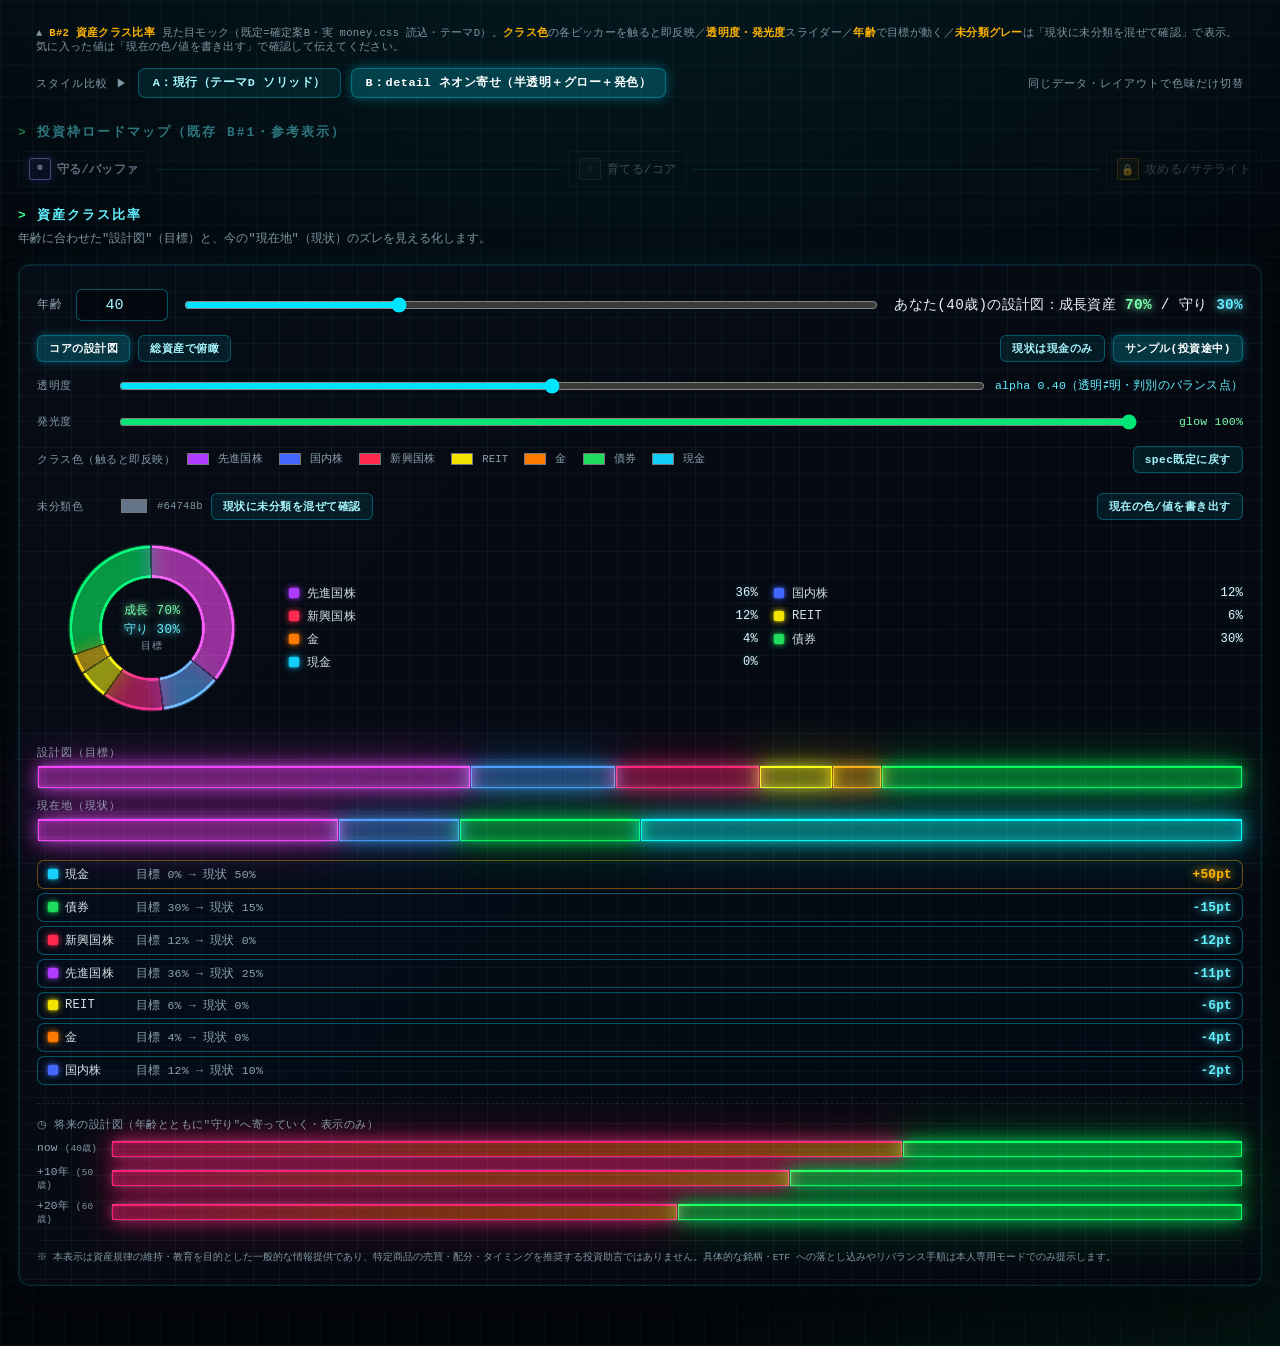
<file: scratchpad/b2-asset-class-mock.html>
<!doctype html>
<html lang="ja" data-theme="D">
<head>
<meta charset="utf-8">
<meta name="viewport" content="width=device-width, initial-scale=1">
<title>B#2 資産クラス比率 モック（A現行 / B detailネオン 比較）</title>
<link rel="stylesheet" href="../money.css">
<style>
  html,body{margin:0;background:#03060b;}
  #money-view{min-height:100vh;}
  .mock-note{max-width:1280px;margin:0 auto;padding:10px 18px 0;color:var(--c-text-mute);font-size:.66rem;letter-spacing:.3px;}
  .mock-note b{color:var(--c-amber);}
  /* スタイル比較トグル（モック専用） */
  .stylebar{max-width:1280px;margin:6px auto 0;padding:8px 18px;display:flex;align-items:center;gap:10px;flex-wrap:wrap;}
  .stylebar .lb{color:var(--c-text-faint);font-size:.7rem;letter-spacing:1px;}
  .stylebar button{background:rgba(0,229,255,.08);border:1px solid rgba(0,229,255,.3);color:var(--c-cyan-pale);
    padding:6px 14px;border-radius:7px;cursor:pointer;font-size:.74rem;font-weight:700;letter-spacing:.5px;font-family:var(--mcc-mono);}
  .stylebar button.on{background:rgba(0,229,255,.22);color:#fff;box-shadow:0 0 12px rgba(0,229,255,.35);}

  /* ===== B#2 セクション 共通 ===== */
  [data-theme="D"] #money-view .mcc-ac-card{
    background:rgba(4,10,18,.5);border:1px solid rgba(0,229,255,.16);border-radius:12px;
    padding:18px 18px 20px;margin-top:14px;box-shadow:0 0 34px rgba(0,229,255,.06) inset;transition:all .3s;}
  [data-theme="D"] #money-view .mcc-ac-agerow{display:flex;align-items:center;gap:14px;flex-wrap:wrap;margin:6px 0 4px;}
  [data-theme="D"] #money-view .mcc-ac-agerow label{color:var(--c-text-dim);font-size:.72rem;letter-spacing:.5px;}
  [data-theme="D"] #money-view .mcc-ac-age{width:74px;background:rgba(0,0,0,.35);border:1px solid rgba(0,229,255,.35);
    color:var(--c-cyan-pale);border-radius:6px;padding:6px 8px;font-family:var(--mcc-mono);font-size:.95rem;text-align:center;}
  [data-theme="D"] #money-view .mcc-ac-slider{flex:1 1 160px;accent-color:var(--c-cyan);}
  [data-theme="D"] #money-view .mcc-ac-readout{color:var(--c-text-bright);font-size:.9rem;letter-spacing:.3px;}
  [data-theme="D"] #money-view .mcc-ac-readout b.g{color:var(--c-emerald-soft);}
  [data-theme="D"] #money-view .mcc-ac-readout b.d{color:var(--c-cyan-bright);}
  [data-theme="D"] #money-view .mcc-ac-grid{display:grid;grid-template-columns:230px 1fr;gap:22px;align-items:center;margin-top:8px;}
  @media(max-width:720px){[data-theme="D"] #money-view .mcc-ac-grid{grid-template-columns:1fr;}}
  [data-theme="D"] #money-view .mcc-ac-donutwrap{position:relative;width:200px;height:200px;margin:0 auto;}
  /* conic-gradient ドーナツ（棒と同じ HTML要素＝rgba半透明＋screen で素直に透ける） */
  [data-theme="D"] #money-view .mcc-ac-donut2{position:absolute;inset:0;border-radius:50%;transition:background .4s ease;
    -webkit-mask:radial-gradient(circle closest-side at 50% 50%, transparent 0 49%, #000 51% 82%, transparent 84%);
            mask:radial-gradient(circle closest-side at 50% 50%, transparent 0 49%, #000 51% 82%, transparent 84%);}
  [data-theme="D"] #money-view .mcc-ac-donut2.edge{ /* 内外周の細いネオン縁だけ */
    -webkit-mask:radial-gradient(circle closest-side at 50% 50%, transparent 0 50%, #000 50.5% 52.5%, transparent 53% 79.5%, #000 80% 82%, transparent 82.5%);
            mask:radial-gradient(circle closest-side at 50% 50%, transparent 0 50%, #000 50.5% 52.5%, transparent 53% 79.5%, #000 80% 82%, transparent 82.5%);}
  [data-theme="D"] #money-view .mcc-ac-donut2.glowlayer{pointer-events:none;}
  [data-theme="D"] #money-view .mcc-ac-center{position:absolute;inset:0;display:flex;flex-direction:column;align-items:center;justify-content:center;gap:2px;}
  [data-theme="D"] #money-view .mcc-ac-center .big{font-size:.78rem;letter-spacing:.5px;}
  [data-theme="D"] #money-view .mcc-ac-center .big.g{color:var(--c-emerald-soft);}
  [data-theme="D"] #money-view .mcc-ac-center .big.d{color:var(--c-cyan-bright);}
  [data-theme="D"] #money-view .mcc-ac-center .sub{color:var(--c-text-mute);font-size:.6rem;letter-spacing:1px;}
  [data-theme="D"] #money-view .mcc-ac-legend{display:grid;grid-template-columns:repeat(2,1fr);gap:6px 16px;}
  [data-theme="D"] #money-view .mcc-ac-leg{display:flex;align-items:center;gap:8px;font-size:.76rem;color:var(--c-text-dim);}
  [data-theme="D"] #money-view .mcc-ac-swatch{width:10px;height:10px;border-radius:2px;flex:0 0 auto;}
  [data-theme="D"] #money-view .mcc-ac-leg .nm{color:var(--c-text);flex:1 1 auto;}
  [data-theme="D"] #money-view .mcc-ac-leg .pc{font-family:var(--mcc-mono);color:var(--c-text-bright);}
  [data-theme="D"] #money-view .mcc-ac-bars{margin-top:18px;}
  [data-theme="D"] #money-view .mcc-ac-barlab{color:var(--c-text-faint);font-size:.66rem;letter-spacing:1px;margin:10px 0 5px;text-transform:uppercase;}
  [data-theme="D"] #money-view .mcc-ac-stack{display:flex;height:22px;border-radius:5px;overflow:hidden;border:1px solid rgba(255,255,255,.08);}
  [data-theme="D"] #money-view .mcc-ac-seg{height:100%;position:relative;}
  [data-theme="D"] #money-view .mcc-ac-seg + .mcc-ac-seg{border-left:1px solid rgba(3,6,11,.6);}
  [data-theme="D"] #money-view .mcc-ac-rail{margin-top:18px;display:flex;flex-direction:column;gap:4px;}
  [data-theme="D"] #money-view .mcc-ac-driftrow{display:grid;grid-template-columns:78px 1fr 76px;align-items:center;gap:10px;
    padding:5px 10px;border-radius:7px;border:1px solid rgba(255,255,255,.06);background:rgba(255,255,255,.015);}
  [data-theme="D"] #money-view .mcc-ac-driftrow .cn{font-size:.76rem;color:var(--c-text);display:flex;align-items:center;gap:7px;}
  [data-theme="D"] #money-view .mcc-ac-driftrow .tr{font-family:var(--mcc-mono);font-size:.72rem;color:var(--c-text-dim);}
  [data-theme="D"] #money-view .mcc-ac-driftrow .dv{font-family:var(--mcc-mono);font-size:.8rem;font-weight:700;text-align:right;}
  [data-theme="D"] #money-view .mcc-ac-driftrow.over{border-color:rgba(255,179,0,.4);}
  [data-theme="D"] #money-view .mcc-ac-driftrow.over .dv{color:var(--c-amber);}
  [data-theme="D"] #money-view .mcc-ac-driftrow.under{border-color:rgba(0,229,255,.34);}
  [data-theme="D"] #money-view .mcc-ac-driftrow.under .dv{color:var(--c-cyan-bright);}
  [data-theme="D"] #money-view .mcc-ac-driftrow.match{border-color:rgba(0,230,118,.34);}
  [data-theme="D"] #money-view .mcc-ac-driftrow.match .dv{color:var(--c-emerald-soft);}
  [data-theme="D"] #money-view .mcc-ac-bands{margin-top:18px;padding-top:14px;border-top:1px dashed rgba(120,205,225,.14);}
  [data-theme="D"] #money-view .mcc-ac-bands .cap{color:var(--c-text-faint);font-size:.66rem;letter-spacing:.5px;margin-bottom:8px;}
  [data-theme="D"] #money-view .mcc-ac-band{display:grid;grid-template-columns:64px 1fr;align-items:center;gap:10px;margin:6px 0;}
  [data-theme="D"] #money-view .mcc-ac-band .yl{font-family:var(--mcc-mono);font-size:.7rem;color:var(--c-text-dim);}
  [data-theme="D"] #money-view .mcc-ac-band .yl small{color:var(--c-text-mute);}
  [data-theme="D"] #money-view .mcc-ac-toolbar{display:flex;gap:8px;flex-wrap:wrap;margin:14px 0 2px;}
  [data-theme="D"] #money-view .mcc-ac-tbtn{background:rgba(0,229,255,.08);border:1px solid rgba(0,229,255,.3);color:var(--c-cyan-pale);
    padding:5px 11px;border-radius:6px;cursor:pointer;font-size:.7rem;font-weight:700;letter-spacing:.5px;font-family:var(--mcc-mono);}
  [data-theme="D"] #money-view .mcc-ac-tbtn.on{background:rgba(0,229,255,.2);color:#fff;box-shadow:0 0 10px rgba(0,229,255,.3);}
  [data-theme="D"] #money-view .mcc-ac-disc{color:var(--c-text-mute);font-size:.6rem;line-height:1.5;margin-top:14px;border-top:1px solid rgba(255,255,255,.05);padding-top:10px;}

  /* ===== B案：detail ネオン寄せ（半透明グラス＋自己発光グロー＋発色UP） ===== */
  [data-theme="D"] #money-view .mcc-ac-card.neonb{
    /* 下地グリッド（透け先）＋グラス面 */
    background:
      linear-gradient(rgba(120,205,225,.055) 1px, transparent 1px),
      linear-gradient(90deg, rgba(120,205,225,.055) 1px, transparent 1px),
      linear-gradient(135deg, rgba(8,14,24,.86), rgba(4,8,16,.9));
    background-size: 26px 26px, 26px 26px, 100% 100%;
    border:1px solid rgba(0,229,255,.14);
    box-shadow:0 20px 55px rgba(0,0,0,.6), 0 0 0 1px rgba(0,229,255,.05) inset, 0 0 30px rgba(0,229,255,.07);
    -webkit-backdrop-filter:blur(8px);backdrop-filter:blur(8px);}
  .mcc-ac-card.neonb .mcc-ac-swatch{box-shadow:0 0 7px currentColor, 0 0 2px currentColor;}
  .mcc-ac-card.neonb .mcc-ac-leg .pc{text-shadow:0 0 6px rgba(0,229,255,.3);}
  .mcc-ac-card.neonb .mcc-ac-readout b{text-shadow:0 0 9px currentColor;}
  .mcc-ac-card.neonb .mcc-ac-center .big{text-shadow:0 0 9px currentColor;}
  /* stack 下地は透明にして、バー(screen)から下地グリッドが透ける */
  .mcc-ac-card.neonb .mcc-ac-stack{border-color:rgba(0,229,255,.16);box-shadow:0 0 12px rgba(0,229,255,.06);background:transparent;overflow:visible;}
  /* ★加算合成(screen)＝暗背景でも発光しつつ下地グリッドが透ける（発光を確保しつつ透明感） */
  .mcc-ac-card.neonb .mcc-ac-seg{mix-blend-mode:screen;filter:saturate(1.55) brightness(1.5);} /* 全要素で filter 統一（明るさ・色味を円と一致） */
  .mcc-ac-card.neonb .mcc-ac-donut2{mix-blend-mode:screen;filter:saturate(1.55) brightness(1.5);} /* 透明度は0.2のまま、色の輝度だけ上げ「じとっと」解消（暗い下地を補償） */
  .mcc-ac-card.neonb .mcc-ac-band .mcc-ac-seg{mix-blend-mode:screen;}
  .mcc-ac-card.neonb .mcc-ac-driftrow.over .dv{text-shadow:0 0 9px var(--c-amber);}
  .mcc-ac-card.neonb .mcc-ac-driftrow.under .dv{text-shadow:0 0 9px var(--c-cyan-bright);}
  .mcc-ac-card.neonb .mcc-ac-driftrow.match .dv{text-shadow:0 0 9px var(--c-emerald-soft);}
  .mcc-ac-card.neonb .mcc-ac-driftrow{background:rgba(0,20,32,.28);}
</style>
</head>
<body>
<div id="money-view" class="view-section">
  <div class="mcc-wrap">
    <div class="mock-note">▲ <b>B#2 資産クラス比率</b> 見た目モック（既定=確定案B・実 money.css 読込・テーマD）。<b>クラス色</b>の各ピッカーを触ると即反映／<b>透明度・発光度</b>スライダー／<b>年齢</b>で目標が動く／<b>未分類グレー</b>は「現状に未分類を混ぜて確認」で表示。気に入った値は「現在の色/値を書き出す」で確認して伝えてください。</div>
    <div class="stylebar">
      <span class="lb">スタイル比較 ▶</span>
      <button id="stA" class="on">A：現行（テーマD ソリッド）</button>
      <button id="stB">B：detail ネオン寄せ（半透明＋グロー＋発色）</button>
      <span class="lb" style="flex:1;text-align:right;">同じデータ・レイアウトで色味だけ切替</span>
    </div>

    <div class="mcc-goals" style="opacity:.45;pointer-events:none;">
      <div class="mcc-section-title">投資枠ロードマップ（既存 B#1・参考表示）</div>
      <div class="mcc-rm-rail">
        <div class="mcc-rm-phase mcc-rm-phase-current" data-key="buffer"><span class="mcc-rm-phase-dot">◉</span><span class="mcc-rm-phase-label">守る/バッファ</span></div>
        <span class="mcc-rm-sep"></span>
        <div class="mcc-rm-phase mcc-rm-phase-todo" data-key="core"><span class="mcc-rm-phase-dot">○</span><span class="mcc-rm-phase-label">育てる/コア</span></div>
        <span class="mcc-rm-sep"></span>
        <div class="mcc-rm-phase mcc-rm-phase-locked" data-key="satellite"><span class="mcc-rm-phase-dot">🔒</span><span class="mcc-rm-phase-label">攻める/サテライト</span></div>
      </div>
    </div>

    <div class="mcc-section-title mcc-section-title-gap">資産クラス比率</div>
    <div class="mcc-section-desc">年齢に合わせた"設計図"（目標）と、今の"現在地"（現状）のズレを見える化します。</div>

    <div class="mcc-ac-card" id="acCard">
      <div class="mcc-ac-agerow">
        <label>年齢</label>
        <input class="mcc-ac-age" id="ageIn" type="number" min="18" max="90" value="40">
        <input class="mcc-ac-slider" id="ageSlider" type="range" min="18" max="90" value="40">
        <div class="mcc-ac-readout" id="readout"></div>
      </div>
      <div class="mcc-ac-toolbar">
        <button class="mcc-ac-tbtn on" id="scopeCore">コアの設計図</button>
        <button class="mcc-ac-tbtn" id="scopeTotal">総資産で俯瞰</button>
        <span style="flex:1"></span>
        <button class="mcc-ac-tbtn" id="fillCash">現状は現金のみ</button>
        <button class="mcc-ac-tbtn on" id="fillSample">サンプル(投資途中)</button>
      </div>
      <div class="mcc-ac-toolbar" id="alphaRow" style="display:none;flex-wrap:wrap;row-gap:8px;">
        <label style="color:var(--c-text-faint);font-size:.7rem;letter-spacing:.5px;min-width:72px;">透明度</label>
        <input type="range" id="alphaSlider" min="10" max="70" value="40" style="flex:1 1 180px;accent-color:var(--c-cyan);">
        <span id="alphaVal" style="font-family:var(--mcc-mono);font-size:.72rem;color:var(--c-cyan-bright);min-width:130px;text-align:right;">alpha 0.40（透明⇄明・判別のバランス点）</span>
        <span style="flex-basis:100%;height:0;"></span>
        <label style="color:var(--c-text-faint);font-size:.7rem;letter-spacing:.5px;min-width:72px;">発光度</label>
        <input type="range" id="glowSlider" min="0" max="100" value="100" style="flex:1 1 180px;accent-color:var(--c-emerald);">
        <span id="glowVal" style="font-family:var(--mcc-mono);font-size:.72rem;color:var(--c-emerald-soft);min-width:96px;text-align:right;">glow 100%</span>
      </div>
      <div class="mcc-ac-toolbar" id="colorRow" style="display:none;flex-wrap:wrap;row-gap:10px;align-items:center;">
        <label style="color:var(--c-text-faint);font-size:.7rem;letter-spacing:.5px;min-width:72px;">クラス色（触ると即反映）</label>
        <span id="colorPickers" style="display:flex;flex-wrap:wrap;gap:12px;flex:1 1 auto;"></span>
        <button class="mcc-ac-tbtn" id="resetColors">spec既定に戻す</button>
        <span style="flex-basis:100%;height:0;"></span>
        <label style="color:var(--c-text-faint);font-size:.7rem;letter-spacing:.5px;min-width:72px;">未分類色</label>
        <span style="display:flex;align-items:center;gap:6px;"><input type="color" id="uncPicker" value="#64748b" style="width:34px;height:24px;border:none;background:none;cursor:pointer;"><span id="uncHex" style="font-family:var(--mcc-mono);font-size:.66rem;color:var(--c-text-mute);">#64748b</span></span>
        <button class="mcc-ac-tbtn" id="toggleUnc">現状に未分類を混ぜて確認</button>
        <span style="flex:1"></span>
        <button class="mcc-ac-tbtn" id="dumpVals">現在の色/値を書き出す</button>
      </div>
      <pre id="valOut" style="display:none;max-width:100%;overflow-x:auto;background:rgba(0,0,0,.45);border:1px solid rgba(0,229,255,.22);border-radius:6px;padding:10px;color:var(--c-cyan-pale);font-size:.7rem;line-height:1.55;margin:6px 0 0;"></pre>
      <div class="mcc-ac-grid">
        <div class="mcc-ac-donutwrap">
          <div class="mcc-ac-donut2 glowlayer" id="donutGlow"></div>
          <div class="mcc-ac-donut2" id="donutBody"></div>
          <div class="mcc-ac-donut2 edge" id="donutEdge"></div>
          <div class="mcc-ac-center">
            <div class="big g" id="cGrow">成長 70%</div>
            <div class="big d" id="cDef">守り 30%</div>
            <div class="sub">目標</div>
          </div>
        </div>
        <div class="mcc-ac-legend" id="legend"></div>
      </div>
      <div class="mcc-ac-bars">
        <div class="mcc-ac-barlab">設計図（目標）</div>
        <div class="mcc-ac-stack" id="barTarget"></div>
        <div class="mcc-ac-barlab">現在地（現状）</div>
        <div class="mcc-ac-stack" id="barCurrent"></div>
      </div>
      <div class="mcc-ac-rail" id="rail"></div>
      <div class="mcc-ac-bands">
        <div class="cap">◷ 将来の設計図（年齢とともに"守り"へ寄っていく・表示のみ）</div>
        <div id="bands"></div>
      </div>
      <div class="mcc-ac-disc">※ 本表示は資産規律の維持・教育を目的とした一般的な情報提供であり、特定商品の売買・配分・タイミングを推奨する投資助言ではありません。具体的な銘柄・ETF への落とし込みやリバランス手順は本人専用モードでのみ提示します。</div>
    </div>
  </div>
</div>

<script>
const clamp=(x,a,b)=>Math.max(a,Math.min(b,x));
const r=x=>Math.floor(x+0.5);
const C=2*Math.PI*70;
const hexRgb=h=>{const n=parseInt(h.slice(1),16);return[(n>>16)&255,(n>>8)&255,n&255];};

// key,名前, A色(テーマDトークン), B色(detailネオンhex)
const CLASSES=[ // 7hueを色相環に均等配置（隣接クラスを確実に分離・単一の真実）
  {key:'devEq',nm:'先進国株',a:'--c-indigo-bright',b:'#b03cff'}, // 紫
  {key:'jpEq', nm:'国内株',  a:'--c-blue',         b:'#4468ff'}, // 青
  {key:'emEq', nm:'新興国株',a:'--c-violet',       b:'#ff2a4d'}, // 赤
  {key:'reit', nm:'REIT',   a:'--c-amber-bright', b:'#f2e400'}, // 黄（緑寄り）
  {key:'gold', nm:'金',      a:'--c-amber-deep',   b:'#ff7a00'}, // 橙（赤寄り）
  {key:'bond', nm:'債券',    a:'--c-emerald',      b:'#1fdb5e'}, // 緑
  {key:'cash', nm:'現金',    a:'--c-cyan',         b:'#12cffa'}, // シアン
];
const cget=k=>CLASSES.find(c=>c.key===k); // トークン参照
const GROWTH=new Set(['devEq','jpEq','emEq','reit','gold']);

function targetCore(age){
  const R=clamp(110-age,30,90), D=100-R;
  const eq=R*0.85, alt=R*0.15;
  let t={devEq:eq*0.60,jpEq:eq*0.20,emEq:eq*0.20,reit:alt*0.60,gold:alt*0.40,bond:D,cash:0};
  let o={},sum=0;
  for(const c of CLASSES){o[c.key]=r(t[c.key]);sum+=o[c.key];}
  o.devEq+=100-sum;
  return {o,R,D};
}
const SAT={devEq:60,jpEq:20,emEq:20,reit:0,gold:0,bond:0,cash:0};
const CUR_SAMPLE={devEq:25,jpEq:10,emEq:0,reit:0,gold:0,bond:15,cash:50};
const CUR_CASH  ={devEq:0,jpEq:0,emEq:0,reit:0,gold:0,bond:0,cash:100};
const CUR_UNC   ={devEq:20,jpEq:0,emEq:0,reit:0,gold:0,bond:10,cash:30}; // 分類済み60%＝残り40%を未分類グレーで表示
const SPEC_B=CLASSES.map(c=>c.b), SPEC_UNC='#64748b';
let curMode='sample', scope='core', styleMode='B', alphaTop=0.40, glow=1.0, showUnc=false, UNCLASSIFIED='#64748b';

function growDef(o){let g=0;for(const k in o)if(GROWTH.has(k))g+=o[k];return {g,d:100-g};}
const isB=()=>styleMode==='B';
function colOf(c){return isB()? c.b : `var(${c.a})`;}
function neonBody(R,G,B,bgOverride,alphaArg){ // 縁/glow色=R,G,B／ボディ=bgOverride優先／alphaArg=要素別alpha（省略時alphaTop）
  const aT=(alphaArg!=null?alphaArg:alphaTop); // 均一alpha（縦グラデ廃止＝円/下部帯と濃さの基準を完全統一）
  const gi=(1+glow*10).toFixed(1),  ai=(glow*0.45).toFixed(2);      // 内側の縁発光
  const g1=(2+glow*16).toFixed(1),  a1=(0.14+glow*0.6).toFixed(2);  // 近い縁光
  const g2=(6+glow*42).toFixed(1),  a2=(glow*0.42).toFixed(2);      // 遠い発光の余波
  const bg=bgOverride||`rgba(${R},${G},${B},${aT})`; // 単色＝均一（グラデなし）
  return `background:${bg};`+
    `box-shadow:`+
      `inset 0 0 0 1px rgba(${R},${G},${B},.9),`+          /* 全周ネオン縁 */
      `inset 0 2px 0 rgba(${R},${G},${B},1),`+             /* 上端を最も明るく */
      `inset 0 0 ${gi}px rgba(${R},${G},${B},${ai}),`+     /* 縁の内側発光 */
      `0 0 ${g1}px rgba(${R},${G},${B},${a1}),`+           /* 縁の近い発光 */
      `0 0 ${g2}px rgba(${R},${G},${B},${a2})`;            /* 縁の遠い余波 */
}
function segStyle(c){ if(!isB())return `background:var(${c.a})`; const[R,G,B]=hexRgb(c.b); return neonBody(R,G,B); }
function uncStyle(){ if(!isB())return `background:${UNCLASSIFIED}`; const[R,G,B]=hexRgb(UNCLASSIFIED); return neonBody(R,G,B); }
function buildDonut(tgt){ // 棒と同じ方式＝conic-gradient(HTML)＋rgba半透明＋screen。body=透ける本体／edge=内外周の細い明色ネオン縁
  const stops=(alpha)=>{
    let acc=0, st=[];
    for(const c of CLASSES){
      const p=tgt[c.key]||0; if(p<=0)continue;
      const frac=p/100, gap=0.004;
      let col;
      if(isB()){const[R,G,B]=hexRgb(c.b);col=`rgba(${R},${G},${B},${alpha})`;}
      else col=`var(${c.a})`;
      const s=(acc*100).toFixed(2), e=((acc+frac-gap)*100).toFixed(2), e2=((acc+frac)*100).toFixed(2);
      st.push(`${col} ${s}% ${e}%`, `transparent ${e}% ${e2}%`); // セグメント間に透明の隙間
      acc+=frac;
    }
    return st.join(',');
  };
  const donutA=alphaTop; // 全要素で透明度統一（下部帯レベル）
  document.getElementById('donutBody').style.background=`conic-gradient(from 0deg, ${stops(isB()?donutA:1)})`;
  document.getElementById('donutEdge').style.background= isB()? `conic-gradient(from 0deg, ${stops(0.95)})` : 'transparent';
  const gl=document.getElementById('donutGlow');
  if(isB()){ // ぼかした明色コピー＝発光ハロー（濁り回避のため控えめ）
    gl.style.background=`conic-gradient(from 0deg, ${stops(Math.min(0.8, donutA+0.3))})`;
    gl.style.filter=`blur(${(3+glow*10).toFixed(1)}px) saturate(1.55) brightness(1.5)`;
    gl.style.opacity=(0.1+glow*0.32).toFixed(2); // 濁り解消のため大幅減光
  } else { gl.style.background='transparent'; gl.style.filter='none'; gl.style.opacity='0'; }
}

function render(){
  const age=+document.getElementById('ageIn').value||40;
  const {o:tgtCore}=targetCore(age);
  const tgt = scope==='core'? tgtCore : SAT;
  let cur, uncPct=0;
  if(showUnc){ cur=CUR_UNC; uncPct=100-CLASSES.reduce((s,c)=>s+(CUR_UNC[c.key]||0),0); }
  else { cur = curMode==='cash'?CUR_CASH:CUR_SAMPLE; }
  const gd=growDef(tgt);

  document.getElementById('acCard').classList.toggle('neonb', isB());
  document.getElementById('readout').innerHTML=
    `あなた(${age}歳)の設計図：成長資産 <b class="g">${gd.g}%</b> / 守り <b class="d">${gd.d}%</b>`;
  document.getElementById('cGrow').textContent=`成長 ${gd.g}%`;
  document.getElementById('cDef').textContent=`守り ${gd.d}%`;

  buildDonut(tgt);

  document.getElementById('legend').innerHTML=CLASSES.map(c=>
    `<div class="mcc-ac-leg"><span class="mcc-ac-swatch" style="background:${colOf(c)};color:${colOf(c)}"></span>
     <span class="nm">${c.nm}</span><span class="pc">${tgt[c.key]||0}%</span></div>`).join('');

  const stack=(o)=>CLASSES.map(c=>{const p=o[c.key]||0;return p>0?
    `<div class="mcc-ac-seg" style="width:${p}%;${segStyle(c)}" title="${c.nm} ${p}%"></div>`:''}).join('');
  document.getElementById('barTarget').innerHTML=stack(tgt);
  const uncSeg = uncPct>0 ? `<div class="mcc-ac-seg" style="width:${uncPct}%;${uncStyle()}" title="未分類 ${uncPct}%"></div>` : '';
  document.getElementById('barCurrent').innerHTML=stack(cur)+uncSeg;

  const rows=CLASSES.map(c=>({...c,t:tgt[c.key]||0,cur:cur[c.key]||0,d:(cur[c.key]||0)-(tgt[c.key]||0)}))
    .sort((a,b)=>Math.abs(b.d)-Math.abs(a.d));
  document.getElementById('rail').innerHTML=rows.map(x=>{
    const cls=x.d>0?'over':x.d<0?'under':'match';
    const sign=x.d>0?'+':'';
    return `<div class="mcc-ac-driftrow ${cls}">
      <span class="cn"><span class="mcc-ac-swatch" style="background:${colOf(x)};color:${colOf(x)}"></span>${x.nm}</span>
      <span class="tr">目標 ${x.t}% → 現状 ${x.cur}%</span>
      <span class="dv">${sign}${x.d}pt</span></div>`;
  }).join('');

  const bands=[[0,'now'],[10,'+10年'],[20,'+20年']].map(([dy,lb])=>{
    const {o}=targetCore(age+dy); const g=growDef(o);
    const bandA=alphaTop.toFixed(2); // 全要素で透明度統一
    const emR=hexRgb(cget('emEq').b), goR=hexRgb(cget('gold').b), boR=hexRgb(cget('bond').b); // トークン由来
    const growBg=`linear-gradient(90deg, rgba(${emR},${bandA}), rgba(${goR},${bandA}))`; // 成長=赤→橙（暖色）
    const growStyle=isB()?neonBody(emR[0],emR[1],emR[2], growBg, +bandA):'background:linear-gradient(90deg,var(--c-indigo-bright),var(--c-violet))';
    const defStyle=isB()?neonBody(boR[0],boR[1],boR[2], null, +bandA):'background:var(--c-emerald)';
    return `<div class="mcc-ac-band"><span class="yl">${lb} <small>(${age+dy}歳)</small></span>
      <div class="mcc-ac-stack" style="height:16px">
        <div class="mcc-ac-seg" style="width:${g.g}%;${growStyle}" title="成長 ${g.g}%"></div>
        <div class="mcc-ac-seg" style="width:${g.d}%;${defStyle}" title="守り ${g.d}%"></div>
      </div></div>`;
  }).join('');
  document.getElementById('bands').innerHTML=bands;
}

const ageIn=document.getElementById('ageIn'),ageSlider=document.getElementById('ageSlider');
ageIn.addEventListener('input',()=>{ageSlider.value=ageIn.value;render();});
ageSlider.addEventListener('input',()=>{ageIn.value=ageSlider.value;render();});
document.getElementById('scopeCore').addEventListener('click',()=>{scope='core';tog('scopeCore','scopeTotal');render();});
document.getElementById('scopeTotal').addEventListener('click',()=>{scope='total';tog('scopeTotal','scopeCore');render();});
document.getElementById('fillSample').addEventListener('click',()=>{curMode='sample';tog('fillSample','fillCash');render();});
document.getElementById('fillCash').addEventListener('click',()=>{curMode='cash';tog('fillCash','fillSample');render();});
document.getElementById('stA').addEventListener('click',()=>{styleMode='A';togStyle();render();});
document.getElementById('stB').addEventListener('click',()=>{styleMode='B';togStyle();render();});
document.getElementById('alphaSlider').addEventListener('input',e=>{
  alphaTop=(+e.target.value)/100;
  document.getElementById('alphaVal').textContent='alpha '+alphaTop.toFixed(2)+'（全要素統一）';
  render();
});
document.getElementById('glowSlider').addEventListener('input',e=>{
  glow=(+e.target.value)/100;
  document.getElementById('glowVal').textContent='glow '+(+e.target.value)+'%';
  render();
});
function tog(on,off){document.getElementById(on).classList.add('on');document.getElementById(off).classList.remove('on');}
function togStyle(){
  document.getElementById('stA').classList.toggle('on',styleMode==='A');
  document.getElementById('stB').classList.toggle('on',styleMode==='B');
  document.getElementById('alphaRow').style.display = styleMode==='B'?'flex':'none';
  document.getElementById('colorRow').style.display = styleMode==='B'?'flex':'none';
}
// --- 色ピッカー／未分類／書き出し ---
function buildColorPickers(){
  document.getElementById('colorPickers').innerHTML=CLASSES.map((c,i)=>
    `<span style="display:flex;align-items:center;gap:5px;"><input type="color" data-i="${i}" value="${c.b}" style="width:30px;height:22px;border:none;background:none;cursor:pointer;"><span style="font-size:.66rem;color:var(--c-text-dim);">${c.nm}</span></span>`).join('');
  document.querySelectorAll('#colorPickers input[type=color]').forEach(inp=>
    inp.addEventListener('input',e=>{CLASSES[+e.target.dataset.i].b=e.target.value;render();}));
}
buildColorPickers();
document.getElementById('resetColors').addEventListener('click',()=>{CLASSES.forEach((c,i)=>c.b=SPEC_B[i]);UNCLASSIFIED=SPEC_UNC;document.getElementById('uncPicker').value=SPEC_UNC;document.getElementById('uncHex').textContent=SPEC_UNC;buildColorPickers();render();});
document.getElementById('uncPicker').addEventListener('input',e=>{UNCLASSIFIED=e.target.value;document.getElementById('uncHex').textContent=e.target.value;render();});
document.getElementById('toggleUnc').addEventListener('click',()=>{showUnc=!showUnc;document.getElementById('toggleUnc').classList.toggle('on',showUnc);render();});
document.getElementById('dumpVals').addEventListener('click',()=>{
  const out=document.getElementById('valOut');
  const lines=CLASSES.map(c=>`  ${c.key.padEnd(6)} ${c.nm.padEnd(5)} ${c.b}`).join('\n');
  out.textContent=`// 現在の色/レンダリング値（気に入ったらこのまま伝えてください）\nパレット:\n${lines}\n  未分類  ${UNCLASSIFIED}\nalpha = ${alphaTop.toFixed(2)}\nglow  = ${Math.round(glow*100)}%`;
  out.style.display = out.style.display==='none'?'block':'none';
});
togStyle();
render();
</script>
</body>
</html>
</file>
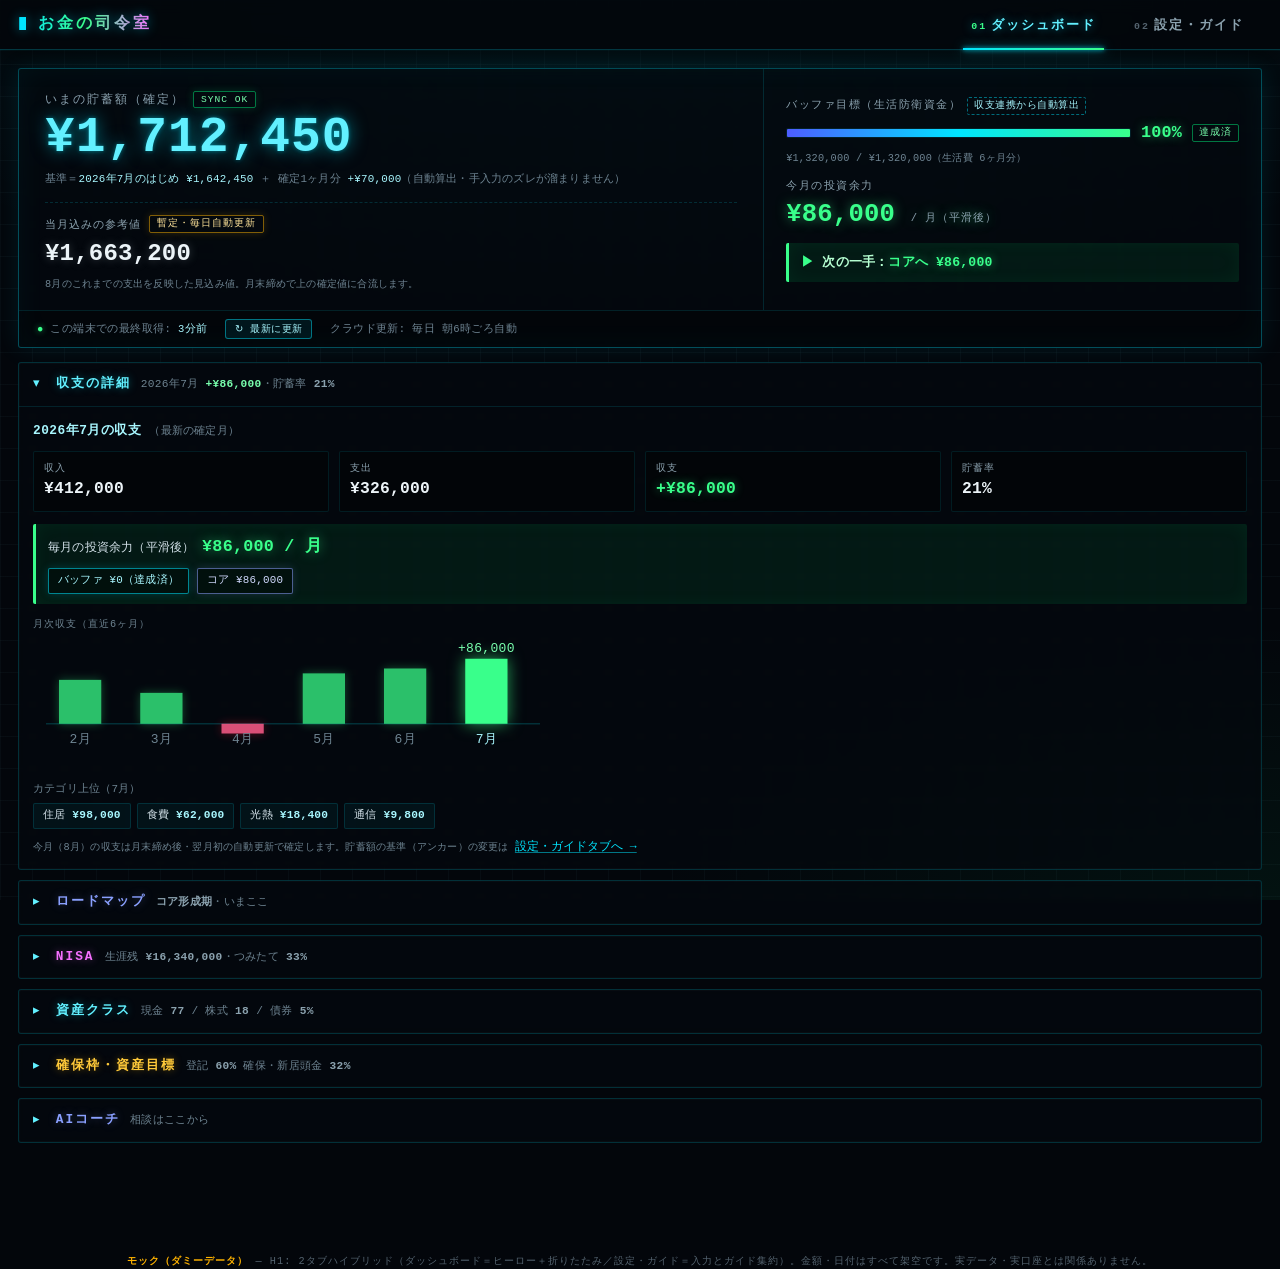
<file: docs/superpowers/specs/assets/2026-08-05-mock-hybrid.html>
<!DOCTYPE html>
<html lang="ja" data-theme="D">
<head>
<meta charset="UTF-8">
<meta name="viewport" content="width=device-width, initial-scale=1">
<title>お金の司令室 — H1: 2タブハイブリッド（モック）</title>
<style>
/* =====================================================================
   H1: 2タブハイブリッド モック — THEME D "NEON TERMINAL" 踏襲
   タブバー＋ヒーロー＝案B流用 ／ 1行ダイジェスト付き折りたたみ＝案A流用
   [ダッシュボード]＝毎日見る面（入力欄ゼロ・縦に短い）
   [設定・ガイド]＝いじる・読む面（入力/基準変更/ガイドを集約）
   ===================================================================== */
:root {
  --mono: ui-monospace, "SF Mono", Menlo, Consolas, "Liberation Mono", monospace;
  --c-indigo: #4d5dff; --c-indigo-bright: #8aa0ff; --c-indigo-soft: #aebcff; --c-indigo-pale: #d2dbff;
  --c-violet: #f570ff; --c-violet-bright: #ff9dff;
  --c-emerald: #00e676; --c-emerald-bright: #39ff8b; --c-emerald-soft: #79ffae; --c-emerald-pale: #b6ffd2;
  --c-amber: #ffb300; --c-amber-bright: #ffca3a; --c-amber-pale: #ffe49a;
  --c-cyan: #00e5ff; --c-cyan-bright: #62f0ff; --c-cyan-pale: #a8f7ff; --c-cyan-tint: #d6fbff;
  --c-text: #d4e2ea; --c-text-bright: #ecf4f8; --c-text-dim: #8ba2af; --c-text-faint: #6e8492; --c-text-mute: #54636f;
  --c-danger: #ff1744; --c-danger-soft: #ff5c8a;
  --card-bg: rgba(5,9,15,0.72);
  --panel-deep: #02050a;
}
* { margin: 0; padding: 0; box-sizing: border-box; }
html { background: #03060b; }
body {
  min-height: 100vh;
  background-color: #03060b;
  background-image:
    radial-gradient(125% 80% at 50% -12%, rgba(0,229,255,0.10), transparent 60%),
    radial-gradient(90% 60% at 100% 102%, rgba(0,230,118,0.06), transparent 55%),
    linear-gradient(rgba(120,205,225,0.035) 1px, transparent 1px),
    linear-gradient(90deg, rgba(120,205,225,0.035) 1px, transparent 1px);
  background-size: 100% 100%, 100% 100%, 32px 32px, 32px 32px;
  background-attachment: fixed;
  color: var(--c-text);
  font-family: var(--mono);
  font-variant-numeric: tabular-nums;
  letter-spacing: 0.2px;
  font-size: 15px;
  line-height: 1.6;
}

/* ---------- 固定タブバー（案B流用・2タブ） ---------- */
.tabbar-outer {
  position: sticky; top: 0; z-index: 50;
  background: rgba(3,6,11,0.88);
  border-bottom: 1px solid rgba(0,229,255,0.22);
  box-shadow: 0 6px 26px rgba(0,0,0,0.55), 0 1px 0 rgba(0,229,255,0.06);
  backdrop-filter: blur(8px); -webkit-backdrop-filter: blur(8px);
}
.tabbar { max-width: 1280px; margin: 0 auto; padding: 0 18px; display: flex; align-items: stretch; gap: 14px; }
.app-title {
  display: flex; align-items: center; gap: 8px; padding: 12px 0;
  font-size: 0.98rem; font-weight: 700; letter-spacing: 3px; white-space: nowrap;
  background: linear-gradient(90deg, var(--c-cyan), var(--c-emerald-bright), var(--c-violet));
  -webkit-background-clip: text; background-clip: text; -webkit-text-fill-color: transparent;
  filter: drop-shadow(0 0 6px rgba(0,229,255,0.45));
}
.app-title::before { content: "▮"; -webkit-text-fill-color: var(--c-cyan); color: var(--c-cyan); }
.tabs { display: flex; align-items: stretch; gap: 2px; margin-left: auto; }
.tab {
  position: relative; appearance: none; background: none; border: none; cursor: pointer;
  font-family: var(--mono); font-size: 0.82rem; font-weight: 700; letter-spacing: 2px;
  color: var(--c-text-dim); padding: 0 18px; transition: color .15s, text-shadow .15s;
}
.tab:hover { color: var(--c-cyan-pale); }
.tab::after {
  content: ""; position: absolute; left: 10px; right: 10px; bottom: -1px; height: 2px;
  background: transparent; transition: background .15s, box-shadow .15s;
}
.tab[aria-selected="true"] {
  color: var(--c-cyan-bright); text-shadow: 0 0 10px rgba(0,229,255,0.55);
}
.tab[aria-selected="true"]::after {
  background: linear-gradient(90deg, var(--c-cyan), var(--c-emerald-bright));
  box-shadow: 0 0 12px rgba(0,229,255,0.75), 0 0 4px rgba(0,229,255,0.9);
}
.tab .tab-num { color: var(--c-text-mute); font-size: 0.62rem; margin-right: 4px; }
.tab[aria-selected="true"] .tab-num { color: var(--c-emerald-bright); }

/* ---------- レイアウト ---------- */
.wrap { max-width: 1280px; margin: 0 auto; padding: 18px 18px 70px; }
.panel { display: none; }
.panel.active { display: block; animation: fadein .18s ease; }
@keyframes fadein { from { opacity: 0; transform: translateY(4px); } to { opacity: 1; transform: none; } }

.card {
  background: var(--card-bg); border: 1px solid rgba(0,229,255,0.28); border-radius: 3px;
  box-shadow: inset 0 0 0 1px rgba(0,229,255,0.05), 0 0 18px rgba(0,229,255,0.07);
  backdrop-filter: blur(3px); -webkit-backdrop-filter: blur(3px);
  padding: 16px 18px; margin-bottom: 14px;
}
.card.indigo { border-color: rgba(138,160,255,0.32); box-shadow: inset 0 0 0 1px rgba(138,160,255,0.05), 0 0 18px rgba(77,93,255,0.08); }
.card.amber  { border-color: rgba(255,179,0,0.34);  box-shadow: inset 0 0 0 1px rgba(255,179,0,0.05), 0 0 18px rgba(255,179,0,0.08); background: rgba(12,9,4,0.72); }
.card.violet { border-color: rgba(245,112,255,0.34); box-shadow: inset 0 0 0 1px rgba(245,112,255,0.06), 0 0 20px rgba(245,112,255,0.08); }

.sec-title {
  color: var(--c-cyan-bright); font-size: 0.8rem; letter-spacing: 2px; font-weight: 700;
  text-shadow: 0 0 8px rgba(0,229,255,0.35); margin-bottom: 8px;
}
.sec-title::before { content: "> "; color: var(--c-emerald-bright); }
.sec-desc { color: var(--c-text-faint); font-size: 0.68rem; line-height: 1.5; margin: -2px 0 12px; }

/* ---------- ヒーロー（案Bそのまま） ---------- */
.hero {
  display: grid; grid-template-columns: 1.5fr 1fr; gap: 0;
  background: var(--card-bg); border: 1px solid rgba(0,229,255,0.32); border-radius: 3px;
  box-shadow: inset 0 0 30px rgba(0,229,255,0.05), 0 0 26px rgba(0,229,255,0.09);
  backdrop-filter: blur(4px); -webkit-backdrop-filter: blur(4px);
  margin-bottom: 14px; overflow: hidden;
}
.hero-main { padding: 22px 26px 18px; border-right: 1px solid rgba(0,229,255,0.14); }
.hero-side { padding: 18px 22px; display: flex; flex-direction: column; gap: 12px; justify-content: center; }
.hero-label { color: var(--c-text-dim); font-size: 0.74rem; letter-spacing: 2px; }
.hero-label .chip-live {
  display: inline-block; margin-left: 8px; padding: 0 7px; border: 1px solid rgba(0,230,118,0.5); border-radius: 2px;
  color: var(--c-emerald-soft); font-size: 0.6rem; letter-spacing: 1px; vertical-align: 1px;
  box-shadow: 0 0 8px rgba(0,230,118,0.18);
}
.hero-amount {
  font-size: 3.1rem; font-weight: 700; line-height: 1.15; letter-spacing: 1px;
  color: var(--c-cyan-bright); text-shadow: 0 0 18px rgba(0,229,255,0.55), 0 0 4px rgba(0,229,255,0.4);
}
.hero-basis { color: var(--c-text-faint); font-size: 0.68rem; margin-top: 4px; }
.hero-basis b { color: var(--c-cyan-pale); font-weight: 400; }
.hero-ref { margin-top: 14px; padding-top: 12px; border-top: 1px dashed rgba(0,229,255,0.16); }
.hero-ref-label { color: var(--c-text-dim); font-size: 0.7rem; letter-spacing: 1px; }
.hero-ref-amount { font-size: 1.5rem; font-weight: 700; color: var(--c-text-bright); text-shadow: 0 0 10px rgba(212,226,234,0.25); }
.chip-prov {
  display: inline-block; margin-left: 8px; padding: 0 7px; border: 1px solid rgba(255,179,0,0.5); border-radius: 2px;
  color: var(--c-amber-pale); font-size: 0.6rem; letter-spacing: 1px; vertical-align: 2px;
  box-shadow: 0 0 8px rgba(255,179,0,0.18);
}
.hero-ref-note { color: var(--c-text-faint); font-size: 0.64rem; margin-top: 2px; }

.side-label { color: var(--c-text-dim); font-size: 0.68rem; letter-spacing: 1.5px; margin-bottom: 5px; }
.gauge-row { display: flex; align-items: center; gap: 10px; }
.gauge-track { flex: 1; height: 10px; background: var(--panel-deep); border: 1px solid rgba(0,229,255,0.12); border-radius: 2px; overflow: hidden; }
.gauge-fill {
  height: 100%; width: 100%;
  background: linear-gradient(90deg, var(--c-indigo), var(--c-cyan), var(--c-emerald-bright));
  box-shadow: 0 0 12px rgba(0,229,255,0.5);
}
.gauge-pct { color: var(--c-emerald-bright); font-size: 1.05rem; font-weight: 700; text-shadow: 0 0 10px rgba(57,255,139,0.5); white-space: nowrap; }
.badge-done {
  display: inline-block; padding: 0 6px; border: 1px solid rgba(0,230,118,0.5); border-radius: 2px;
  color: var(--c-emerald-soft); font-size: 0.6rem; letter-spacing: 1px;
}
.badge-auto {
  display: inline-block; margin-left: 6px; padding: 0 6px; border: 1px dashed rgba(0,229,255,0.45); border-radius: 2px;
  color: var(--c-cyan-pale); font-size: 0.6rem; letter-spacing: 0.5px;
}
.side-power { font-size: 1.6rem; font-weight: 700; color: var(--c-emerald-bright); text-shadow: 0 0 12px rgba(57,255,139,0.5); line-height: 1.2; }
.side-power small { color: var(--c-text-dim); font-size: 0.66rem; font-weight: 400; letter-spacing: 1px; }
.next-banner {
  display: flex; align-items: center; gap: 8px; padding: 9px 12px;
  background: rgba(0,230,118,0.08); border-left: 3px solid var(--c-emerald-bright); border-radius: 2px;
  box-shadow: inset 0 0 18px rgba(0,230,118,0.06);
  color: var(--c-emerald-pale); font-size: 0.82rem; font-weight: 700;
}
.next-banner .ic { color: var(--c-emerald-bright); }
.next-banner strong { color: var(--c-emerald-bright); text-shadow: 0 0 10px rgba(57,255,139,0.5); }

.hero-fresh {
  grid-column: 1 / -1; display: flex; flex-wrap: wrap; align-items: center; gap: 8px 18px;
  padding: 8px 18px; border-top: 1px solid rgba(0,229,255,0.12);
  background: rgba(0,0,0,0.3); color: var(--c-text-faint); font-size: 0.66rem; letter-spacing: 0.4px;
}
.hero-fresh .dot { color: var(--c-emerald-bright); text-shadow: 0 0 6px rgba(57,255,139,0.6); }
.btn-refresh {
  appearance: none; cursor: pointer; font-family: var(--mono); font-size: 0.64rem; letter-spacing: 0.4px;
  background: rgba(0,229,255,0.08); border: 1px solid rgba(0,229,255,0.45); color: var(--c-cyan-pale);
  border-radius: 3px; padding: 2px 9px; transition: box-shadow .15s, background .15s;
}
.btn-refresh:hover { background: rgba(0,229,255,0.18); box-shadow: 0 0 14px rgba(0,229,255,0.3); }
.btn-refresh:disabled { opacity: 0.5; cursor: default; }

/* ---------- 折りたたみセクション（案A流用・1行ダイジェスト付き） ---------- */
details.sec {
  background: var(--card-bg); border: 1px solid rgba(0,229,255,0.18); border-radius: 3px;
  margin-bottom: 10px; backdrop-filter: blur(3px); -webkit-backdrop-filter: blur(3px);
  box-shadow: inset 0 0 0 1px rgba(255,255,255,0.02);
}
details.sec > summary {
  list-style: none; cursor: pointer; padding: 11px 14px;
  display: flex; align-items: baseline; gap: 10px; flex-wrap: wrap;
  transition: background .15s;
}
details.sec > summary::-webkit-details-marker { display: none; }
details.sec > summary:hover { background: rgba(0,229,255,0.04); }
details.sec > summary:focus-visible { outline: 1px solid var(--c-cyan); outline-offset: -1px; }
details.sec > summary .mk { color: var(--c-cyan-bright); font-size: 0.8rem; width: 1em; flex: none; }
details.sec[open] > summary .mk::before { content: "▾"; }
details.sec:not([open]) > summary .mk::before { content: "▸"; }
details.sec > summary .nm { font-size: 0.8rem; font-weight: 700; letter-spacing: 2px; white-space: nowrap; }
details.sec > summary .dg {
  color: var(--c-text-faint); font-size: 0.7rem; letter-spacing: 0.3px;
  overflow: hidden; text-overflow: ellipsis; white-space: nowrap; flex: 1 1 200px; min-width: 0;
}
details.sec > summary .dg b { color: var(--c-text-dim); font-weight: 700; }
details.sec > summary .dg .pos { color: var(--c-emerald-soft); }
.sec-body { border-top: 1px solid rgba(0,229,255,0.12); padding: 14px; }

/* セクション別アクセント（意味色マップ） */
.sec-cf   { border-color: rgba(0,229,255,0.32); }   .sec-cf   > summary .nm { color: var(--c-cyan-bright); text-shadow: 0 0 8px rgba(0,229,255,0.35); }
.sec-rm   { border-color: rgba(138,160,255,0.34); } .sec-rm   > summary .nm { color: var(--c-indigo-bright); text-shadow: 0 0 8px rgba(138,160,255,0.35); }
.sec-nisa { border-color: rgba(245,112,255,0.34); } .sec-nisa > summary .nm { color: var(--c-violet); text-shadow: 0 0 8px rgba(245,112,255,0.4); }
.sec-ac   { border-color: rgba(0,229,255,0.2); }    .sec-ac   > summary .nm { color: var(--c-cyan-bright); text-shadow: 0 0 8px rgba(0,229,255,0.35); }
.sec-rg   { border-color: rgba(255,179,0,0.34); }   .sec-rg   > summary .nm { color: var(--c-amber-bright); text-shadow: 0 0 8px rgba(255,179,0,0.35); }
.sec-ai   { border-color: rgba(138,160,255,0.34); } .sec-ai   > summary .nm { color: var(--c-indigo-bright); text-shadow: 0 0 8px rgba(138,160,255,0.35); }
.sec-gd   { border-style: dashed; border-color: rgba(138,160,255,0.4); } .sec-gd > summary .nm { color: var(--c-indigo-pale); }

/* ---------- 収支の詳細 ---------- */
.cf-head { display: flex; align-items: baseline; gap: 8px; flex-wrap: wrap; margin-bottom: 10px; }
.cf-period { color: var(--c-cyan-pale); font-size: 0.8rem; letter-spacing: 0.5px; font-weight: 700; }
.cf-latest { color: var(--c-text-faint); font-size: 0.66rem; }
.cf-stats { display: grid; grid-template-columns: repeat(4, minmax(0,1fr)); gap: 10px; margin-bottom: 12px; }
.cf-stat { background: rgba(0,0,0,0.3); border: 1px solid rgba(0,229,255,0.1); border-radius: 2px; padding: 8px 10px; }
.cf-stat span { display: block; color: var(--c-text-dim); font-size: 0.64rem; letter-spacing: 1px; }
.cf-stat strong { font-size: 1.02rem; color: var(--c-text-bright); white-space: nowrap; }
.cf-stat strong.pos { color: var(--c-emerald-bright); text-shadow: 0 0 10px rgba(57,255,139,0.45); }
.cf-surplus {
  background: rgba(0,230,118,0.08); border-left: 3px solid var(--c-emerald-bright); border-radius: 2px;
  box-shadow: inset 0 0 18px rgba(0,230,118,0.06); padding: 10px 12px; margin-bottom: 12px;
}
.cf-surplus-main { font-size: 0.78rem; color: var(--c-text); }
.cf-surplus-main strong { color: var(--c-emerald-bright); font-size: 1.05rem; text-shadow: 0 0 12px rgba(57,255,139,0.5); }
.cf-waterfall { display: flex; gap: 8px; flex-wrap: wrap; margin-top: 8px; }
.wf { font-size: 0.68rem; padding: 3px 9px; border: 1px solid; border-radius: 2px; background: rgba(0,0,0,0.35); white-space: nowrap; }
.wf-buffer { border-color: rgba(0,229,255,0.55); color: var(--c-cyan-pale); box-shadow: 0 0 8px rgba(0,229,255,0.18); }
.wf-core   { border-color: rgba(138,160,255,0.55); color: var(--c-indigo-pale); box-shadow: 0 0 8px rgba(138,160,255,0.18); }
.spark-wrap { margin: 4px 0 10px; }
.spark-cap { color: var(--c-text-faint); font-size: 0.64rem; letter-spacing: 1px; margin-bottom: 4px; }
.chips { display: flex; flex-wrap: wrap; gap: 6px; }
.chip {
  padding: 3px 9px; background: rgba(0,229,255,0.05); border: 1px solid rgba(0,229,255,0.14);
  border-radius: 2px; color: var(--c-text); font-size: 0.7rem;
}
.chip b { color: var(--c-cyan-pale); font-weight: 700; }
.cf-note { color: var(--c-text-faint); font-size: 0.64rem; line-height: 1.6; margin-top: 10px; }

/* ---------- ロードマップ ---------- */
.rm-rail { display: flex; align-items: center; flex-wrap: wrap; gap: 6px; margin: 4px 0 12px; }
.rm-phase { display: flex; align-items: center; gap: 7px; padding: 6px 10px; border: 1px solid rgba(255,255,255,0.08); border-radius: 2px; background: rgba(0,0,0,0.3); }
.rm-dot {
  width: 20px; height: 20px; display: inline-flex; align-items: center; justify-content: center;
  border: 1px solid; border-radius: 2px; font-size: 0.66rem; font-weight: 700; flex-shrink: 0;
}
.rm-done .rm-dot { background: rgba(0,230,118,0.16); border-color: var(--c-emerald-bright); color: var(--c-emerald-soft); box-shadow: 0 0 10px rgba(0,230,118,0.35); }
.rm-cur .rm-dot { background: rgba(0,230,118,0.16); border-color: var(--c-emerald-bright); color: var(--c-emerald-soft); box-shadow: 0 0 14px rgba(0,230,118,0.5); }
.rm-lock .rm-dot { background: rgba(255,179,0,0.1); border-color: rgba(255,179,0,0.4); color: var(--c-amber); }
.rm-label { font-size: 0.7rem; color: var(--c-text-dim); white-space: nowrap; }
.rm-done .rm-label { color: var(--c-emerald-pale); }
.rm-cur .rm-label { color: var(--c-cyan-pale); font-weight: 700; }
.rm-cur { border-color: rgba(0,230,118,0.4); box-shadow: 0 0 12px rgba(0,230,118,0.12); }
.rm-pct { font-size: 0.64rem; color: var(--c-text-faint); }
.rm-sep { flex: 1 1 14px; min-width: 14px; height: 1px; background: rgba(0,229,255,0.25); }
.rm-north {
  padding: 8px 11px; background: rgba(0,0,0,0.4); border-left: 3px solid var(--c-indigo-bright);
  border-radius: 2px; color: var(--c-indigo-pale); font-size: 0.72rem;
}
.rm-north b { color: var(--c-emerald-bright); }

/* ---------- NISA ---------- */
.nisa-grid { display: grid; grid-template-columns: 1fr 1fr; gap: 14px; }
.nisa-hero-num { font-size: 1.9rem; font-weight: 700; color: var(--c-violet); text-shadow: 0 0 14px rgba(245,112,255,0.55); line-height: 1.2; }
.nisa-sub { color: var(--c-text-faint); font-size: 0.66rem; margin-top: 2px; }
.nisa-kv { display: flex; justify-content: space-between; color: var(--c-text-dim); font-size: 0.7rem; margin-bottom: 5px; }
.nisa-kv b { color: var(--c-cyan-pale); }
.bar-track { height: 10px; background: var(--panel-deep); border: 1px solid rgba(0,229,255,0.12); border-radius: 2px; overflow: hidden; }
.bar-fill-indigo { height: 100%; background: linear-gradient(90deg, var(--c-indigo), var(--c-indigo-bright), var(--c-violet)); box-shadow: 0 0 10px rgba(138,160,255,0.45); }
.bar-fill-amber { height: 100%; background: linear-gradient(90deg, #cc7600, #ff9e00, var(--c-amber-bright)); box-shadow: 0 0 10px rgba(255,179,0,0.45); }
.bar-fill-cyan { height: 100%; background: linear-gradient(90deg, var(--c-indigo), var(--c-cyan), var(--c-emerald-bright)); box-shadow: 0 0 12px rgba(0,229,255,0.5); }

/* ---------- 資産クラス ---------- */
.ac-bar { display: flex; height: 20px; border: 1px solid rgba(0,229,255,0.16); border-radius: 2px; overflow: hidden; background: var(--panel-deep); box-shadow: 0 0 12px rgba(0,229,255,0.06); margin: 6px 0 10px; }
.ac-seg { height: 100%; filter: saturate(1.4) brightness(1.25); }
.ac-seg.cash  { background: rgba(0,229,255,0.42); box-shadow: inset 0 0 12px rgba(0,229,255,0.5); }
.ac-seg.stock { background: rgba(0,230,118,0.38); box-shadow: inset 0 0 12px rgba(0,230,118,0.5); }
.ac-seg.bond  { background: rgba(245,112,255,0.38); box-shadow: inset 0 0 12px rgba(245,112,255,0.5); }
.ac-leg { display: flex; flex-wrap: wrap; gap: 6px 16px; font-size: 0.7rem; color: var(--c-text-dim); }
.ac-leg i { display: inline-block; width: 9px; height: 9px; border-radius: 1px; margin-right: 6px; vertical-align: -1px; }
.ac-leg .sw-cash  { background: var(--c-cyan); box-shadow: 0 0 7px rgba(0,229,255,0.6); }
.ac-leg .sw-stock { background: var(--c-emerald); box-shadow: 0 0 7px rgba(0,230,118,0.6); }
.ac-leg .sw-bond  { background: var(--c-violet); box-shadow: 0 0 7px rgba(245,112,255,0.6); }
.ac-leg b { color: var(--c-text-bright); }

/* ---------- 確保枠・資産目標（統合カード） ---------- */
.rg-item { margin-bottom: 14px; }
.rg-item:last-child { margin-bottom: 0; }
.rg-row { display: flex; align-items: baseline; gap: 10px; flex-wrap: wrap; margin-bottom: 7px; }
.rg-row .nm3 { color: var(--c-text-bright); font-size: 0.8rem; font-weight: 700; }
.rg-row .st { color: var(--c-text-dim); font-size: 0.7rem; margin-left: auto; }
.rg-row .st b.amb { color: var(--c-amber-bright); }
.rg-row .st b.ind { color: var(--c-indigo-soft); }
.rsv-badge { display: inline-block; padding: 0 6px; border: 1px solid rgba(255,179,0,0.5); border-radius: 2px; color: var(--c-amber-pale); font-size: 0.6rem; letter-spacing: 1px; }
.rg-note { color: var(--c-text-faint); font-size: 0.64rem; margin-top: 6px; }
.rg-note b { color: var(--c-amber-pale); }

/* ---------- AIコーチ ---------- */
.coach {
  display: flex; gap: 10px; align-items: baseline; padding: 11px 14px;
  background: rgba(77,93,255,0.12); border-left: 3px solid var(--c-indigo-bright); border-radius: 2px;
  box-shadow: inset 0 0 16px rgba(77,93,255,0.08); color: var(--c-indigo-pale); font-size: 0.8rem;
}
.coach .tag { color: var(--c-cyan-bright); font-size: 0.64rem; font-weight: 700; letter-spacing: 1.5px; white-space: nowrap; }
.coach small { color: var(--c-text-mute); font-size: 0.6rem; display: block; margin-top: 2px; }
.btn-coach {
  appearance: none; cursor: pointer; font-family: var(--mono); font-size: 0.74rem; letter-spacing: 1px; font-weight: 700;
  background: rgba(77,93,255,0.12); border: 1px solid rgba(138,160,255,0.55); color: var(--c-indigo-pale);
  border-radius: 3px; padding: 8px 16px; margin-top: 10px; transition: box-shadow .15s, background .15s;
}
.btn-coach:hover { background: rgba(77,93,255,0.22); box-shadow: 0 0 14px rgba(138,160,255,0.4); }

/* ---------- 設定・ガイドタブ ---------- */
.anchor {
  padding: 12px 14px;
  background: rgba(0,229,255,0.06); border-left: 3px solid var(--c-cyan); border-radius: 2px;
  box-shadow: inset 0 0 16px rgba(0,229,255,0.05);
}
.anchor-main { color: var(--c-cyan-tint); font-size: 0.86rem; }
.anchor-main strong { color: var(--c-cyan-bright); font-size: 1.15rem; text-shadow: 0 0 12px rgba(0,229,255,0.55); margin-left: 6px; }
.anchor-sub { color: var(--c-text-dim); font-size: 0.68rem; line-height: 1.7; margin-top: 5px; }
.anchor-sub b { color: var(--c-cyan-pale); font-weight: 400; }
.btn-ghost-cyan {
  appearance: none; cursor: pointer; font-family: var(--mono); font-size: 0.7rem; letter-spacing: 0.3px;
  background: rgba(0,229,255,0.08); border: 1px solid rgba(0,229,255,0.45); color: var(--c-cyan-pale);
  border-radius: 3px; padding: 5px 12px; margin-top: 9px; transition: box-shadow .15s, background .15s;
}
.btn-ghost-cyan:hover { background: rgba(0,229,255,0.18); box-shadow: 0 0 14px rgba(0,229,255,0.3); }

.set-grid { display: grid; grid-template-columns: repeat(3, minmax(0,1fr)); gap: 12px; }
.field { display: flex; flex-direction: column; gap: 4px; color: var(--c-text-dim); font-size: 0.7rem; }
.field input {
  background: var(--panel-deep); border: 1px solid rgba(0,229,255,0.3); color: var(--c-cyan-pale);
  border-radius: 2px; padding: 7px 9px; font-size: 0.9rem; font-family: var(--mono);
  font-variant-numeric: tabular-nums; transition: border-color .15s, box-shadow .15s; width: 100%;
}
.field input:focus { border-color: var(--c-cyan); outline: none; box-shadow: 0 0 0 1px rgba(0,229,255,0.35), 0 0 14px rgba(0,229,255,0.3); }
.field .note { color: var(--c-text-mute); font-size: 0.62rem; }
.suggest {
  grid-column: 1 / -1; background: rgba(0,229,255,0.05); border-left: 3px solid var(--c-cyan); border-radius: 2px;
  padding: 8px 10px; font-size: 0.7rem; color: var(--c-text);
  display: flex; align-items: center; gap: 10px; flex-wrap: wrap;
}
.suggest b { color: var(--c-cyan-bright); }
.btn-adopt {
  appearance: none; cursor: pointer; font-family: var(--mono); font-size: 0.64rem; letter-spacing: 0.4px;
  background: rgba(0,230,118,0.08); border: 1px solid rgba(0,230,118,0.5); color: var(--c-emerald-pale);
  border-radius: 3px; padding: 3px 10px; transition: box-shadow .15s, background .15s;
}
.btn-adopt:hover { background: rgba(0,230,118,0.16); box-shadow: 0 0 14px rgba(0,230,118,0.3); }

/* バッファ read-only 表示（自動連動） */
.ro-field { display: flex; flex-direction: column; gap: 4px; color: var(--c-text-dim); font-size: 0.7rem; }
.ro-val {
  background: rgba(0,230,118,0.05); border: 1px dashed rgba(0,230,118,0.45); color: var(--c-emerald-bright);
  border-radius: 2px; padding: 7px 9px; font-size: 0.9rem; font-weight: 700;
  text-shadow: 0 0 10px rgba(57,255,139,0.35); cursor: default;
}
.badge-linked {
  display: inline-block; margin-left: 6px; padding: 0 6px; border: 1px dashed rgba(0,229,255,0.45); border-radius: 2px;
  color: var(--c-cyan-pale); font-size: 0.6rem; letter-spacing: 0.5px; font-weight: 400;
}

.btn-tool {
  appearance: none; cursor: pointer; font-family: var(--mono); font-size: 0.72rem; letter-spacing: 0.5px;
  background: rgba(0,229,255,0.04); border: 1px solid rgba(0,229,255,0.3); color: var(--c-cyan-pale);
  border-radius: 3px; padding: 7px 13px; transition: box-shadow .15s, background .15s;
}
.btn-tool:hover { background: rgba(0,229,255,0.12); box-shadow: 0 0 14px rgba(0,229,255,0.25); }
.btn-amber {
  appearance: none; cursor: pointer; font-family: var(--mono); font-size: 0.72rem; letter-spacing: 0.3px;
  background: rgba(255,179,0,0.1); border: 1px solid rgba(255,179,0,0.5); color: var(--c-amber-pale);
  border-radius: 3px; padding: 7px 13px; transition: box-shadow .15s, background .15s;
}
.btn-amber:hover { background: rgba(255,179,0,0.2); box-shadow: 0 0 14px rgba(255,179,0,0.3); }
.glo-item { background: rgba(0,229,255,0.035); border: 1px solid rgba(0,229,255,0.1); border-radius: 2px; padding: 8px 11px; margin-bottom: 6px; }
.glo-term { color: var(--c-cyan-bright); font-size: 0.76rem; font-weight: 700; }
.glo-def { display: block; color: var(--c-text-dim); font-size: 0.68rem; line-height: 1.5; margin-top: 3px; }
.guide-link { color: var(--c-cyan); font-size: 0.74rem; text-decoration: underline; text-decoration-color: rgba(0,229,255,0.5); text-underline-offset: 2px; cursor: pointer; }
.link-jump {
  appearance: none; background: none; border: none; cursor: pointer; font-family: var(--mono);
  color: var(--c-cyan); font-size: 0.72rem; text-decoration: underline;
  text-decoration-color: rgba(0,229,255,0.5); text-underline-offset: 2px;
}
.link-jump:hover { color: var(--c-cyan-bright); }

/* ---------- フッター / トースト ---------- */
.mock-note {
  max-width: 1280px; margin: 30px auto 0; padding: 0 18px;
  color: var(--c-text-mute); font-size: 0.64rem; letter-spacing: 1px; text-align: center;
}
.mock-note b { color: var(--c-amber); }
#toast {
  position: fixed; left: 50%; bottom: 26px; transform: translateX(-50%) translateY(20px);
  background: var(--panel-deep); border: 1px solid rgba(0,229,255,0.5); border-radius: 3px;
  color: var(--c-cyan-pale); font-size: 0.72rem; font-family: var(--mono);
  padding: 8px 16px; opacity: 0; pointer-events: none; transition: opacity .2s, transform .2s;
  box-shadow: 0 0 0 1px rgba(0,229,255,0.15), 0 8px 24px rgba(0,0,0,0.75); z-index: 99;
}
#toast.show { opacity: 1; transform: translateX(-50%) translateY(0); }

/* ---------- レスポンシブ ---------- */
@media (max-width: 860px) {
  .hero { grid-template-columns: 1fr; }
  .hero-main { border-right: none; border-bottom: 1px solid rgba(0,229,255,0.14); }
  .hero-amount { font-size: 2.4rem; }
  .nisa-grid { grid-template-columns: 1fr; }
  .set-grid { grid-template-columns: 1fr; }
  .cf-stats { grid-template-columns: repeat(2, minmax(0,1fr)); }
  .tab { padding: 0 10px; letter-spacing: 1px; }
  .app-title { letter-spacing: 1.5px; font-size: 0.86rem; }
}
@media (max-width: 560px) {
  .tabs { margin-left: 0; }
  .tabbar { flex-wrap: wrap; padding-bottom: 2px; }
  details.sec > summary .dg { flex-basis: 100%; }
}
</style>
</head>
<body>

<!-- ============ 固定タブバー（2タブ） ============ -->
<div class="tabbar-outer">
  <nav class="tabbar">
    <div class="app-title">お金の司令室</div>
    <div class="tabs" role="tablist" aria-label="主要セクション">
      <button class="tab" role="tab" aria-selected="true"  data-tab="dash"   id="tab-dash"><span class="tab-num">01</span>ダッシュボード</button>
      <button class="tab" role="tab" aria-selected="false" data-tab="config" id="tab-config"><span class="tab-num">02</span>設定・ガイド</button>
    </div>
  </nav>
</div>

<main class="wrap">

  <!-- ============ 01 ダッシュボード（毎日見る面・入力欄ゼロ） ============ -->
  <section class="panel active" id="panel-dash" role="tabpanel" aria-labelledby="tab-dash">

    <!-- サマリーヒーロー（案Bそのまま） -->
    <div class="hero">
      <div class="hero-main">
        <div class="hero-label">いまの貯蓄額（確定）<span class="chip-live">SYNC OK</span></div>
        <div class="hero-amount">&yen;1,712,450</div>
        <div class="hero-basis">基準＝<b>2026年7月のはじめ &yen;1,642,450</b> ＋ 確定1ヶ月分 <b>+&yen;70,000</b>（自動算出・手入力のズレが溜まりません）</div>
        <div class="hero-ref">
          <div class="hero-ref-label">当月込みの参考値<span class="chip-prov">暫定・毎日自動更新</span></div>
          <div class="hero-ref-amount">&yen;1,663,200</div>
          <div class="hero-ref-note">8月のこれまでの支出を反映した見込み値。月末締めで上の確定値に合流します。</div>
        </div>
      </div>
      <div class="hero-side">
        <div class="side-block">
          <div class="side-label">バッファ目標（生活防衛資金）<span class="badge-auto">収支連携から自動算出</span></div>
          <div class="gauge-row">
            <div class="gauge-track"><div class="gauge-fill"></div></div>
            <span class="gauge-pct">100%</span>
            <span class="badge-done">達成済</span>
          </div>
          <div class="hero-ref-note" style="margin-top:3px;">&yen;1,320,000 / &yen;1,320,000（生活費 6ヶ月分）</div>
        </div>
        <div class="side-block">
          <div class="side-label">今月の投資余力</div>
          <div class="side-power">&yen;86,000 <small>/ 月（平滑後）</small></div>
        </div>
        <div class="next-banner"><span class="ic">▶</span><span>次の一手：<strong>コアへ &yen;86,000</strong></span></div>
      </div>
      <div class="hero-fresh">
        <span><span class="dot">●</span> この端末での最終取得: <b id="fresh-txt" style="color:var(--c-cyan-pale);font-weight:400;">3分前</b></span>
        <button class="btn-refresh" id="btn-refresh">↻ 最新に更新</button>
        <span>クラウド更新: 毎日 朝6時ごろ自動</span>
      </div>
    </div>

    <!-- ============ 1行ダイジェスト付き折りたたみ×6（案A流用） ============ -->

    <!-- 1. 収支の詳細（既定で開いた状態） -->
    <details class="sec sec-cf" open>
      <summary><span class="mk"></span><span class="nm">収支の詳細</span>
        <span class="dg">2026年7月 <b class="pos">+&yen;86,000</b>・貯蓄率 <b>21%</b></span></summary>
      <div class="sec-body">
        <div class="cf-head"><span class="cf-period">2026年7月の収支</span><span class="cf-latest">（最新の確定月）</span></div>
        <div class="cf-stats">
          <div class="cf-stat"><span>収入</span><strong>&yen;412,000</strong></div>
          <div class="cf-stat"><span>支出</span><strong>&yen;326,000</strong></div>
          <div class="cf-stat"><span>収支</span><strong class="pos">+&yen;86,000</strong></div>
          <div class="cf-stat"><span>貯蓄率</span><strong>21%</strong></div>
        </div>

        <div class="cf-surplus">
          <div class="cf-surplus-main">毎月の投資余力（平滑後） <strong>&yen;86,000 / 月</strong></div>
          <div class="cf-waterfall">
            <span class="wf wf-buffer">バッファ &yen;0（達成済）</span>
            <span class="wf wf-core">コア &yen;86,000</span>
          </div>
        </div>

        <div class="spark-wrap">
          <div class="spark-cap">月次収支（直近6ヶ月）</div>
          <svg viewBox="0 0 320 84" width="100%" style="max-width:520px;display:block;" role="img" aria-label="月次収支の推移">
            <line x1="8" y1="54" x2="312" y2="54" stroke="rgba(0,229,255,0.18)" stroke-width="1"/>
            <!-- 2月 +58,000 -->
            <rect x="16"  y="27" width="26" height="27" fill="#39ff8b" opacity="0.75" style="filter:drop-shadow(0 0 3px rgba(57,255,139,0.4));"/>
            <!-- 3月 +41,000 -->
            <rect x="66"  y="35" width="26" height="19" fill="#39ff8b" opacity="0.75" style="filter:drop-shadow(0 0 3px rgba(57,255,139,0.4));"/>
            <!-- 4月 -12,000 -->
            <rect x="116" y="54" width="26" height="6"  fill="#ff5c8a" opacity="0.85" style="filter:drop-shadow(0 0 3px rgba(255,23,68,0.4));"/>
            <!-- 5月 +66,000 -->
            <rect x="166" y="23" width="26" height="31" fill="#39ff8b" opacity="0.75" style="filter:drop-shadow(0 0 3px rgba(57,255,139,0.4));"/>
            <!-- 6月 +72,000 -->
            <rect x="216" y="20" width="26" height="34" fill="#39ff8b" opacity="0.75" style="filter:drop-shadow(0 0 3px rgba(57,255,139,0.4));"/>
            <!-- 7月 +86,000 -->
            <rect x="266" y="14" width="26" height="40" fill="#39ff8b" style="filter:drop-shadow(0 0 5px rgba(57,255,139,0.6));"/>
            <text x="279" y="10" text-anchor="middle" fill="#79ffae" font-size="8" font-family="ui-monospace,monospace">+86,000</text>
            <text x="29"  y="66" text-anchor="middle" fill="#6e8492" font-size="8" font-family="ui-monospace,monospace">2月</text>
            <text x="79"  y="66" text-anchor="middle" fill="#6e8492" font-size="8" font-family="ui-monospace,monospace">3月</text>
            <text x="129" y="66" text-anchor="middle" fill="#6e8492" font-size="8" font-family="ui-monospace,monospace">4月</text>
            <text x="179" y="66" text-anchor="middle" fill="#6e8492" font-size="8" font-family="ui-monospace,monospace">5月</text>
            <text x="229" y="66" text-anchor="middle" fill="#6e8492" font-size="8" font-family="ui-monospace,monospace">6月</text>
            <text x="279" y="66" text-anchor="middle" fill="#a8f7ff" font-size="8" font-family="ui-monospace,monospace">7月</text>
          </svg>
        </div>

        <div class="sec-desc" style="margin-bottom:6px;">カテゴリ上位（7月）</div>
        <div class="chips">
          <span class="chip">住居 <b>&yen;98,000</b></span>
          <span class="chip">食費 <b>&yen;62,000</b></span>
          <span class="chip">光熱 <b>&yen;18,400</b></span>
          <span class="chip">通信 <b>&yen;9,800</b></span>
        </div>
        <div class="cf-note">今月（8月）の収支は月末締め後・翌月初の自動更新で確定します。貯蓄額の基準（アンカー）の変更は <button class="link-jump" data-jump="config">設定・ガイドタブへ →</button></div>
      </div>
    </details>

    <!-- 2. ロードマップ -->
    <details class="sec sec-rm">
      <summary><span class="mk"></span><span class="nm">ロードマップ</span>
        <span class="dg"><b>コア形成期</b>・いまここ</span></summary>
      <div class="sec-body">
        <div class="sec-desc">規律の順路：バッファ（防衛）→ コア（長期）→ 余剰のみ上限内でサテライト。</div>
        <div class="rm-rail">
          <div class="rm-phase rm-done"><span class="rm-dot">✓</span><span class="rm-label">バッファ</span><span class="rm-pct">100%</span></div>
          <div class="rm-sep"></div>
          <div class="rm-phase rm-cur"><span class="rm-dot">●</span><span class="rm-label">コア形成期（いまここ）</span><span class="rm-pct">積立中</span></div>
          <div class="rm-sep"></div>
          <div class="rm-phase rm-lock"><span class="rm-dot">◇</span><span class="rm-label">サテライト</span><span class="rm-pct">上限10%内</span></div>
        </div>
        <div class="rm-north">今月の配分 ▸ バッファ &yen;0 ／ <b>コア &yen;86,000</b> ／ サテライト &yen;0（規律配分・自動提案）</div>
      </div>
    </details>

    <!-- 3. NISA -->
    <details class="sec sec-nisa">
      <summary><span class="mk"></span><span class="nm">NISA</span>
        <span class="dg">生涯残 <b>&yen;16,340,000</b>・つみたて <b>33%</b></span></summary>
      <div class="sec-body">
        <div class="sec-desc">生涯投資枠と、今年のつみたて投資枠の消化状況。入力は設定・ガイドタブから。</div>
        <div class="nisa-grid">
          <div>
            <div class="side-label">生涯投資枠 のこり</div>
            <div class="nisa-hero-num">&yen;16,340,000</div>
            <div class="nisa-sub">総枠 &yen;18,000,000 のうち 使用 &yen;1,660,000（9.2%）</div>
          </div>
          <div>
            <div class="nisa-kv"><span>つみたて投資枠（今年）</span><b>&yen;400,000 / &yen;1,200,000</b></div>
            <div class="bar-track"><div class="bar-fill-cyan" style="width:33%"></div></div>
            <div class="nisa-sub" style="margin-top:5px;">消化 33% ・ このペースなら年内 &yen;1,032,000 前後の見込み</div>
          </div>
        </div>
      </div>
    </details>

    <!-- 4. 資産クラス -->
    <details class="sec sec-ac">
      <summary><span class="mk"></span><span class="nm">資産クラス</span>
        <span class="dg">現金 <b>77</b> / 株式 <b>18</b> / 債券 <b>5%</b></span></summary>
      <div class="sec-body">
        <div class="sec-desc">総資産 &yen;1,712,450 の商品タイプ別内訳（バケツとは別軸の見方）。入力は設定・ガイドタブから。</div>
        <div class="ac-bar">
          <div class="ac-seg cash"  style="width:77%"></div>
          <div class="ac-seg stock" style="width:18%"></div>
          <div class="ac-seg bond"  style="width:5%"></div>
        </div>
        <div class="ac-leg">
          <span><i class="sw-cash"></i>現金 <b>77%</b> &yen;1,320,000</span>
          <span><i class="sw-stock"></i>株式（投信含む）<b>18%</b> &yen;312,450</span>
          <span><i class="sw-bond"></i>債券 <b>5%</b> &yen;80,000</span>
        </div>
      </div>
    </details>

    <!-- 5. 確保枠・資産目標（1カードに統合） -->
    <details class="sec sec-rg">
      <summary><span class="mk"></span><span class="nm">確保枠・資産目標</span>
        <span class="dg">登記 <b>60%</b> 確保・新居頭金 <b>32%</b></span></summary>
      <div class="sec-body">
        <div class="sec-desc">確保枠＝投資より先に取り置く分（コアより優先）／資産目標＝貯める目的の見える化（総資産と連動）。</div>
        <div class="rg-item">
          <div class="rg-row">
            <span class="nm3">登記費用</span>
            <span class="rsv-badge">確保中</span>
            <span class="st"><b class="amb">60%</b> ・ &yen;180,000 / &yen;300,000</span>
          </div>
          <div class="bar-track"><div class="bar-fill-amber" style="width:60%"></div></div>
        </div>
        <div class="rg-item">
          <div class="rg-row">
            <span class="nm3">新居頭金</span>
            <span class="st"><b class="ind">32%</b> ・ &yen;960,000 / &yen;3,000,000</span>
          </div>
          <div class="bar-track"><div class="bar-fill-indigo" style="width:32%"></div></div>
        </div>
        <div class="rg-note">確保枠の追加は <button class="link-jump" data-jump="config">設定・ガイドタブへ →</button></div>
      </div>
    </details>

    <!-- 6. AIコーチ -->
    <details class="sec sec-ai">
      <summary><span class="mk"></span><span class="nm">AIコーチ</span>
        <span class="dg">相談はここから</span></summary>
      <div class="sec-body">
        <div class="coach">
          <span class="tag">AI COACH ▸</span>
          <span>バッファは達成済み。今月の余力 &yen;86,000 は規律どおりコア（長期）へ。サテライトは上限10%の範囲で。
            <small>※教育目的の一般的な情報です（個別の投資助言ではありません）。決定論ルールが常に優先されます。</small>
          </span>
        </div>
        <button class="btn-coach" data-toast="モック: AIコーチとの相談画面を開きます（ダミー）">▸ AIコーチに相談する</button>
      </div>
    </details>
  </section>

  <!-- ============ 02 設定・ガイド（いじる・読む面） ============ -->
  <section class="panel" id="panel-config" role="tabpanel" aria-labelledby="tab-config" hidden>

    <!-- 貯蓄の基準（アンカー） -->
    <div class="card">
      <div class="sec-title">貯蓄の基準（アンカー）</div>
      <div class="sec-desc">基準の月初残高に、それ以降の確定収支を毎回自動加算します。月単位の扱いなので二重計上は起きません。</div>
      <div class="anchor">
        <div class="anchor-main">いまの貯蓄額（自動算出）<strong>&yen;1,712,450</strong></div>
        <div class="anchor-sub">
          基準＝<b>2026年7月のはじめ（&yen;1,642,450）</b> ＋ その後の確定収支 <b>1ヶ月分（+&yen;70,000）</b>を自動加算。<br>
          当月込みの参考値 <b>&yen;1,663,200</b>（8月のこれまでの支出を反映・毎日自動更新・暫定）。
        </div>
        <button class="btn-ghost-cyan" data-toast="モック: 基準変更フォームを開きます">基準を変更</button>
      </div>
    </div>

    <!-- 月の生活費と規律のルール -->
    <div class="card">
      <div class="sec-title">月の生活費と規律のルール</div>
      <div class="sec-desc">バッファ目標や上限はここから決まります（バッファ目標＝生活費 × ヶ月数）。</div>
      <div class="set-grid">
        <label class="field">月の生活費
          <input type="text" value="220,000" inputmode="numeric">
        </label>
        <label class="field">バッファ目標（ヶ月）
          <input type="text" value="6" inputmode="numeric">
          <span class="note">→ 目標 &yen;1,320,000（達成済）</span>
        </label>
        <label class="field">サテライト上限（%）
          <input type="text" value="10" inputmode="numeric">
          <span class="note">→ 上限 &yen;171,245（総資産比 10%）</span>
        </label>
        <div class="suggest">
          <span>実支出の平均は <b>&yen;218,700 / 月</b>（直近3ヶ月の確定平均）。設定と概ね一致しています。</span>
          <button class="btn-adopt" data-toast="モック: 実支出平均 ¥218,700 を生活費に採用しました（ダミー）">この平均を採用</button>
        </div>
      </div>
    </div>

    <!-- バケツ保有額（バッファ＝自動連動 read-only） -->
    <div class="card">
      <div class="sec-title">バケツ保有額</div>
      <div class="sec-desc">コア・サテライトは<b>現在の残高</b>を入力します。バッファは収支連携から自動で連動するため入力不要です。3つの合計が総資産 &yen;1,712,450 になります。</div>
      <div class="set-grid">
        <div class="ro-field">バッファ（現金）<span class="badge-linked">自動連動中（収支連携から自動算出）</span>
          <div class="ro-val" role="status" aria-label="バッファ保有額 自動連動">&yen;1,320,000</div>
          <span class="note">貯蓄の基準＋確定収支から自動算出。手入力はできません。</span>
        </div>
        <label class="field">コア（長期）
          <input type="text" value="312,450" inputmode="numeric">
        </label>
        <label class="field">サテライト（個別株/短期）
          <input type="text" value="80,000" inputmode="numeric">
          <span class="note">上限 &yen;171,245（総資産比 10%）内 ✓</span>
        </label>
      </div>
    </div>

    <!-- 資産クラス入力（簡易） -->
    <div class="card">
      <div class="sec-title">資産クラス入力（簡易）</div>
      <div class="sec-desc">商品タイプ別の保有額（バケツとは別軸）。ダッシュボードの比率バーに反映されます。合計 &yen;1,712,450。</div>
      <div class="set-grid">
        <label class="field">現金
          <input type="text" value="1,320,000" inputmode="numeric">
          <span class="note">→ 77%</span>
        </label>
        <label class="field">株式（投信含む）
          <input type="text" value="312,450" inputmode="numeric">
          <span class="note">→ 18%</span>
        </label>
        <label class="field">債券
          <input type="text" value="80,000" inputmode="numeric">
          <span class="note">→ 5%</span>
        </label>
      </div>
    </div>

    <!-- NISA入力（簡易） -->
    <div class="card violet">
      <div class="sec-title">NISA入力（簡易）</div>
      <div class="sec-desc">使用額を入れるだけで、残り枠と消化率はダッシュボードに自動反映されます。</div>
      <div class="set-grid">
        <label class="field">生涯投資枠の使用済額
          <input type="text" value="1,660,000" inputmode="numeric">
          <span class="note">→ のこり &yen;16,340,000 / 総枠 &yen;18,000,000（使用 9.2%）</span>
        </label>
        <label class="field">つみたて投資枠（今年）の使用額
          <input type="text" value="400,000" inputmode="numeric">
          <span class="note">→ 消化 33%（年間枠 &yen;1,200,000）</span>
        </label>
      </div>
    </div>

    <!-- 確保枠の追加 -->
    <div class="card amber">
      <div class="sec-title">確保枠を追加</div>
      <div class="sec-desc">目的・金額・期日を決めて取り置きます。期日から月額を逆算します。登録済み：登記費用 &yen;300,000（60% 確保中）。</div>
      <div class="set-grid">
        <label class="field">ラベル<input type="text" placeholder="例: 引越し費用"></label>
        <label class="field">金額（円）<input type="text" placeholder="300,000" inputmode="numeric"></label>
        <label class="field">期日<input type="text" placeholder="2027-03"></label>
      </div>
      <div style="margin-top:12px;"><button class="btn-amber" data-toast="モック: 確保枠を追加しました（ダミー）">＋ 確保枠を追加</button></div>
    </div>

    <!-- データとツール -->
    <div class="card">
      <div class="sec-title">データとツール</div>
      <div style="display:flex; gap:10px; flex-wrap:wrap; margin-top:4px;">
        <button class="btn-tool" data-toast="モック: JSON をエクスポートします（ダミー）">↓ エクスポート(JSON)</button>
        <button class="btn-tool" data-toast="モック: JSON をインポートします（ダミー）">↑ インポート</button>
      </div>
      <div class="sec-desc" style="margin-top:10px;">クラウド更新: 毎日 朝6時ごろ自動 ／ この端末での最終取得: 3分前</div>
    </div>

    <!-- ガイド・用語集（折りたたみ） -->
    <details class="sec sec-gd">
      <summary><span class="mk"></span><span class="nm">ガイド・用語集</span>
        <span class="dg">はじめに / 使い方・用語 <b>4件</b></span></summary>
      <div class="sec-body">
        <div class="sec-desc"><span class="guide-link" data-toast="モック: ガイドを開きます">▸ はじめに / 使い方（規律の順路：バッファ → 確保枠 → コア → サテライト）</span></div>
        <div class="glo-item"><span class="glo-term">バッファ</span><span class="glo-def">生活防衛資金。生活費の数ヶ月分を現金で確保する守りの土台。</span></div>
        <div class="glo-item"><span class="glo-term">コア</span><span class="glo-def">長期のインデックス積立など、資産形成の中心。</span></div>
        <div class="glo-item"><span class="glo-term">サテライト</span><span class="glo-def">個別株・短期の攻め枠。余剰のみ・上限内で。</span></div>
        <div class="glo-item"><span class="glo-term">投資余力</span><span class="glo-def">毎月の収支から無理なく投資に回せる額（平滑後の経常余剰）。</span></div>
      </div>
    </details>
  </section>

</main>

<div class="mock-note"><b>モック（ダミーデータ）</b> — H1: 2タブハイブリッド（ダッシュボード＝ヒーロー＋折りたたみ／設定・ガイド＝入力とガイド集約）。金額・日付はすべて架空です。実データ・実口座とは関係ありません。</div>
<div id="toast"></div>

<script>
(function () {
  "use strict";
  var tabs = document.querySelectorAll(".tab");
  var panels = {
    dash:   document.getElementById("panel-dash"),
    config: document.getElementById("panel-config")
  };

  function switchTab(name) {
    for (var i = 0; i < tabs.length; i++) {
      var on = tabs[i].getAttribute("data-tab") === name;
      tabs[i].setAttribute("aria-selected", on ? "true" : "false");
    }
    for (var k in panels) {
      if (!panels.hasOwnProperty(k)) continue;
      var active = (k === name);
      panels[k].classList.toggle("active", active);
      if (active) panels[k].removeAttribute("hidden");
      else panels[k].setAttribute("hidden", "");
    }
    window.scrollTo(0, 0);
  }

  for (var i = 0; i < tabs.length; i++) {
    tabs[i].addEventListener("click", function () {
      switchTab(this.getAttribute("data-tab"));
    });
  }

  // ダッシュボード内リンクからのタブジャンプ
  var jumps = document.querySelectorAll("[data-jump]");
  for (var j = 0; j < jumps.length; j++) {
    jumps[j].addEventListener("click", function (e) {
      e.preventDefault();
      switchTab(this.getAttribute("data-jump"));
    });
  }

  // トースト（モックのダミー動作）
  var toastEl = document.getElementById("toast");
  var toastTimer = null;
  function toast(msg) {
    toastEl.textContent = msg;
    toastEl.classList.add("show");
    if (toastTimer) clearTimeout(toastTimer);
    toastTimer = setTimeout(function () { toastEl.classList.remove("show"); }, 2200);
  }
  var toasters = document.querySelectorAll("[data-toast]");
  for (var t = 0; t < toasters.length; t++) {
    toasters[t].addEventListener("click", function () {
      toast(this.getAttribute("data-toast"));
    });
  }

  // 鮮度行の「最新に更新」
  var btnRefresh = document.getElementById("btn-refresh");
  var freshTxt = document.getElementById("fresh-txt");
  if (btnRefresh) {
    btnRefresh.addEventListener("click", function () {
      var self = this;
      self.disabled = true;
      self.textContent = "更新中…";
      setTimeout(function () {
        freshTxt.textContent = "たった今";
        self.disabled = false;
        self.textContent = "↻ 最新に更新";
        toast("モック: クラウドから再取得しました（ダミー）");
      }, 600);
    });
  }
})();
</script>
</body>
</html>
</file>
<file: money.css>
/* money.css — お金の司令塔(MCC) 専用スタイル。 */

/* ③デザイン再設計 Phase 3a（視覚不変の土台）: 名前付き色の単一源（旧仕様の核＝トークン皆無を解消）。
   ソリッド色を厳密一致でトークン化＝レンダリング完全不変。rgba 系の濃淡は段階移行のため当面インライン据置
   （Phase 3b 以降で color-mix へ集約）。index.html 本体の移行も段階対応。 */
:root {
  --c-indigo: #4f46e5; --c-indigo-bright: #818cf8; --c-indigo-soft: #a5b4fc; --c-indigo-pale: #c7d2fe;
  --c-violet: #c084fc; --c-violet-bright: #d8b4fe; --c-blue: #60a5fa;
  --c-emerald: #10b981; --c-emerald-bright: #34d399; --c-emerald-soft: #6ee7b7; --c-emerald-pale: #a7f3d0;
  --c-amber: #fbbf24; --c-amber-bright: #fcd34d; --c-amber-pale: #fde68a; --c-amber-deep: #f59e0b; --c-amber-deeper: #b45309;
  --c-cyan: #38bdf8; --c-cyan-bright: #7dd3fc; --c-cyan-pale: #bae6fd; --c-cyan-tint: #e0f2fe;
  --c-text: #e2e8f0; --c-text-bright: #cbd5e1; --c-text-dim: #94a3b8; --c-text-faint: #8b94a8; --c-text-mute: #7b859b;
  --c-slate: #64748b; --c-gray: #6b7280; --c-surface-solid: #0e1422;
  --c-danger: #ff003d; --c-danger-soft: #ff7a9d;
  --c-tint-emerald: #e8f8f1; --c-tint-indigo: #e8edff; --c-tint-danger: #ffe2ea; --c-tint-cyan: #dbeafe;
}

#money-view .mcc-wrap { max-width: 1280px; margin: 0 auto; padding: 16px 18px 60px; }
.mcc-topbar { display: flex; align-items: center; gap: 12px; margin-bottom: 18px; }
.mcc-title {
  font-size: 1.05rem; letter-spacing: 2px; font-weight: 700; margin: 0;
  background: linear-gradient(90deg, var(--c-blue), var(--c-indigo-bright), var(--c-violet));
  -webkit-background-clip: text; background-clip: text; -webkit-text-fill-color: transparent;
}
.mcc-nav-btn {
  background: rgba(79,70,229,0.12); border: 1px solid rgba(129,140,248,0.4); color: var(--c-indigo-pale);
  padding: 5px 12px; border-radius: 6px; cursor: pointer; font-size: 12px; font-weight: 700;
  letter-spacing: 1px; transition: all 0.2s;
}
.mcc-nav-btn:hover { background: rgba(79,70,229,0.25); }
.mcc-placeholder { color: var(--c-text-dim); text-align: center; padding: 40px; }

/* --- D1: #mcc-root 内 2タブ（01 ダッシュボード / 02 設定・ガイド）。
   baseline＝構造/寸法＋実在 var() 色のみ（ネオンの発光/縁は theme D 層＝§2b。§18/§19 と同じ二層構成）。
   sticky は確定モック docs/superpowers/specs/assets/2026-08-05-mock-hybrid.html 準拠。
   横は .mcc-wrap の左右 padding(18px) を負マージンで打ち消し、バーだけ全幅（スクロール時に
   コンテンツがバー脇から透けない）。上下位置はずらさない＝トップバー（戻る/タイトル）は従来どおり流れる。 --- */
.mcc-tabbar-outer {
  position: sticky; top: 0; z-index: 50; margin: 0 -18px 14px; padding: 0 18px;
  background: var(--c-surface-solid); border-bottom: 1px solid rgba(129,140,248,0.25);
}
.mcc-tabbar { display: flex; align-items: stretch; gap: 2px; }
.mcc-tab {
  position: relative; appearance: none; background: none; border: none; cursor: pointer;
  font-size: 0.82rem; font-weight: 700; letter-spacing: 2px; color: var(--c-text-dim);
  padding: 12px 18px; transition: color 0.15s, text-shadow 0.15s;
}
.mcc-tab:hover { color: var(--c-cyan-pale); }
.mcc-tab[aria-selected="true"] { color: var(--c-cyan-bright); }
.mcc-tab-num { color: var(--c-text-mute); font-size: 12px; margin-right: 4px; }
/* アクティブ下線（色は theme D で発光させる。baseline では実在トークンの単色） */
.mcc-tab::after {
  content: ""; position: absolute; left: 10px; right: 10px; bottom: -1px; height: 2px;
  background: transparent; transition: background 0.15s, box-shadow 0.15s;
}
.mcc-tab[aria-selected="true"]::after { background: var(--c-cyan); }
/* 非アクティブ面は DOM に残したまま隠すだけ（hidden 属性が唯一の切替源＝JS は display を触らない）。
   タブ切替のたびに再描画しないため、details の開閉・未確定の入力値・フォーカスが保たれる。
   フェードイン等のアニメは付けない（render() は編集確定のたびに走る＝面全体が毎回ちらつく）。 */
.mcc-pane[hidden] { display: none; }
@media (max-width: 860px) { .mcc-tab { padding: 12px 10px; letter-spacing: 1px; } }

/* --- D2: ダッシュボード先頭のサマリーヒーロー（左=確定貯蓄額/参考値・右=達成率/投資余力/次の一手・
   下端=鮮度行）。確定モック docs/superpowers/specs/assets/2026-08-05-mock-hybrid.html の .hero 系を
   .mcc-hero* として移植。baseline＝構造/寸法＋実在 var() 色のみ（発光/ガラスは theme D 層＝§2c）。
   鮮度行（#mcc-cf-fetchnote）は grid の最終行に全幅で置く＝repaintStaleNotice の outerHTML 差し替えでも
   同じ位置に戻る（クラス .mcc-cf-fetchnote は fetchNoteHtml が毎回付けるため部分描画で崩れない）。 --- */
.mcc-hero {
  display: grid; grid-template-columns: 1.5fr 1fr; gap: 0;
  background: rgba(15,20,34,0.6); border: 1px solid rgba(129,140,248,0.3); border-radius: 12px;
  margin-bottom: 14px; overflow: hidden;
}
.mcc-hero-main { padding: 20px 24px 16px; border-right: 1px solid rgba(129,140,248,0.2); min-width: 0; }
.mcc-hero-side { padding: 16px 20px; display: flex; flex-direction: column; gap: 12px; justify-content: center; min-width: 0; }
.mcc-hero-label { color: var(--c-text-dim); font-size: 12px; letter-spacing: 2px; }
.mcc-hero-chip-live, .mcc-hero-chip-prov, .mcc-hero-badge-done, .mcc-hero-badge-auto,
.mcc-rep-chip-live, .mcc-rep-chip-prov {
  display: inline-block; margin-left: 8px; padding: 0 7px; border-radius: 5px;
  font-size: 12px; letter-spacing: 1px; vertical-align: 1px; white-space: nowrap;
}
.mcc-hero-chip-live, .mcc-rep-chip-live { border: 1px solid rgba(16,185,129,0.5); color: var(--c-emerald-soft); }
.mcc-hero-chip-prov, .mcc-rep-chip-prov { border: 1px solid rgba(251,191,36,0.5); color: var(--c-amber-pale); }
.mcc-hero-badge-done { border: 1px solid rgba(16,185,129,0.5); color: var(--c-emerald-soft); margin-left: 0; }
.mcc-hero-badge-auto { border: 1px dashed rgba(56,189,248,0.45); color: var(--c-cyan-pale); margin-left: 6px; }
.mcc-hero-amount {
  font-size: 2.6rem; font-weight: 700; line-height: 1.15; letter-spacing: 1px;
  color: var(--c-cyan-bright); overflow-wrap: anywhere; display: inline-block;
}
.mcc-hero-basis { color: var(--c-text-faint); font-size: 12px; line-height: 1.7; margin-top: 4px; }
.mcc-hero-basis b { color: var(--c-cyan-pale); font-weight: 400; }
.mcc-hero-ref { margin-top: 14px; padding-top: 12px; border-top: 1px dashed rgba(129,140,248,0.25); }
.mcc-hero-ref-label { color: var(--c-text-dim); font-size: 12px; letter-spacing: 1px; }
.mcc-hero-ref-amount { font-size: 1.4rem; font-weight: 700; color: var(--c-text-bright); }
.mcc-hero-ref-note { color: var(--c-text-faint); font-size: 12px; line-height: 1.5; margin-top: 2px; }
.mcc-hero-side-label { color: var(--c-text-dim); font-size: 12px; letter-spacing: 1.5px; margin-bottom: 5px; }
.mcc-hero-gauge-row { display: flex; flex-wrap: wrap; align-items: center; gap: 10px; }
.mcc-hero-gauge-track { flex: 1; min-width: 0; height: 10px; background: rgba(255,255,255,0.06); border: 1px solid rgba(129,140,248,0.2); border-radius: 6px; overflow: hidden; }
.mcc-hero-gauge-fill { height: 100%; background: linear-gradient(90deg, var(--c-indigo), var(--c-indigo-bright), var(--c-emerald)); transition: width 0.4s ease; }
.mcc-hero-gauge-pct { color: var(--c-emerald-bright); font-size: 1.05rem; font-weight: 700; white-space: nowrap; }
.mcc-hero-power { font-size: 1.5rem; font-weight: 700; color: var(--c-emerald-bright); line-height: 1.25; }
.mcc-hero-power small { color: var(--c-text-dim); font-size: 12px; font-weight: 400; letter-spacing: 1px; }
.mcc-hero-power-none { color: var(--c-text-dim); font-size: 12px; line-height: 1.5; }
.mcc-hero-next {
  display: flex; align-items: center; gap: 8px; padding: 9px 12px; border-radius: 6px;
  background: rgba(16,185,129,0.08); border-left: 3px solid var(--c-emerald);
  color: var(--c-emerald-pale); font-size: 0.8rem; font-weight: 700; line-height: 1.5;
}
.mcc-hero-next-icon { color: var(--c-emerald-bright); flex: 0 0 auto; }
.mcc-hero-next-buffer { background: rgba(79,70,229,0.12); border-left-color: var(--c-indigo-bright); color: var(--c-indigo-pale); }
.mcc-hero-next-buffer .mcc-hero-next-icon { color: var(--c-indigo-bright); }
.mcc-hero-next-rebalance { background: rgba(255,0,61,0.1); border-left-color: var(--c-danger-soft); color: var(--c-danger-soft); }
.mcc-hero-next-rebalance .mcc-hero-next-icon { color: var(--c-danger-soft); }
/* D3: setup 段（月の生活費 未入力）は「次の一手」帯を出さない仕様にしたため .mcc-hero-next-setup は
   到達不能になった＝規則も残さない（ステッパー＋ゲージ未設定注記が同じ CTA を担う）。 */
.mcc-hero > .mcc-cf-fetchnote {
  grid-column: 1 / -1; padding: 8px 18px;
  border-top: 1px solid rgba(129,140,248,0.2); background: rgba(0,0,0,0.25);
}
.mcc-hero > .mcc-cf-fetchnote .mcc-cf-fresh { margin-top: 0; }
@media (max-width: 860px) {
  .mcc-hero { grid-template-columns: 1fr; }
  .mcc-hero-main { border-right: none; border-bottom: 1px solid rgba(129,140,248,0.2); }
  .mcc-hero-amount { font-size: 2.1rem; }
}
/* D2: 旧 .mcc-banner*（次の一手の単独帯）はヒーローの .mcc-hero-next へ一本化したため削除。
   D3: 旧 .mcc-gauge-*（バッファ達成率の独立カード）もヒーロー右カラム（.mcc-hero-gauge-*）へ
   一本化したため削除＝要素を消したら CSS も残さない（次に触る人が生きた規則と誤読する）。 */

/* --- D3: 1行ダイジェスト付き折りたたみ（確定モック 2026-08-05-mock-hybrid.html の details.sec）。
   baseline＝構造/寸法＋実在 var() 色のみ（グラス/発光/意味色アクセントは theme D 層＝§2d）。 --- */
.mcc-fold {
  background: rgba(15,20,34,0.55); border: 1px solid rgba(129,140,248,0.22);
  border-radius: 10px; margin-bottom: 10px;
}
.mcc-fold > summary {
  list-style: none; cursor: pointer; padding: 11px 14px;
  display: flex; align-items: baseline; gap: 10px; flex-wrap: wrap;
}
.mcc-fold > summary::-webkit-details-marker { display: none; }
.mcc-fold > summary:focus-visible { outline: 1px solid var(--c-cyan); outline-offset: -1px; }
.mcc-fold-mk { color: var(--c-cyan-bright); font-size: 0.8rem; width: 1em; flex: none; }
.mcc-fold[open] > summary .mcc-fold-mk::before { content: "▾"; }
.mcc-fold:not([open]) > summary .mcc-fold-mk::before { content: "▸"; }
.mcc-fold-nm { font-size: 0.8rem; font-weight: 700; letter-spacing: 2px; white-space: nowrap; color: var(--c-text-bright); }
/* ダイジェストは1行固定（溢れは省略記号）＝summary の高さが内容で暴れない */
.mcc-fold-dg {
  color: var(--c-text-faint); font-size: 12px; letter-spacing: 0.3px;
  overflow: hidden; text-overflow: ellipsis; white-space: nowrap; flex: 1 1 200px; min-width: 0;
}
.mcc-fold-dg b { color: var(--c-text-dim); font-weight: 700; }
.mcc-fold-dg .pos { color: var(--c-emerald); }
.mcc-fold-dg .neg { color: var(--c-danger-soft); }
.mcc-fold-body { border-top: 1px solid rgba(129,140,248,0.16); padding: 14px; }
@media (max-width: 560px) { .mcc-fold > summary .mcc-fold-dg { flex-basis: 100%; } }
/* fold の中では各セクションの**外枠カード装飾を解除**する（fold 自身がカード＝二重枠にしない）。
   セクション内部の要素（統計カード/バー/チップ）の見た目は一切変えない。 */
.mcc-fold-body > .mcc-cashflow,
.mcc-fold-body > .mcc-roadmap,
.mcc-fold-body > .mcc-reserves,
.mcc-fold-body > .mcc-advice,
.mcc-fold-body > .mcc-nisa,
.mcc-fold-body > .mcc-goals,
.mcc-fold-body > .mcc-assets .mcc-ac-card {
  background: none; border: none; box-shadow: none; border-radius: 0; padding: 0; margin: 0;
}
.mcc-fold-body > .mcc-goals { margin-top: 18px; }
.mcc-fold-body > .mcc-assets .mcc-ac-card { margin-top: 0; }

/* --- D3: 設定・ガイドタブのカード枠（入力の面を1粒度で揃える） --- */
.mcc-cfg-card {
  background: rgba(15,20,34,0.5); border: 1px solid rgba(129,140,248,0.2);
  border-radius: 10px; padding: 14px 16px; margin-bottom: 12px;
}
.mcc-cfg-card > .mcc-section-title { margin-bottom: 6px; }
.mcc-cfg-sub { color: var(--c-text-dim); font-size: 12px; font-weight: 700; letter-spacing: 1px; margin: 12px 0 6px; }
.mcc-cfg-card .mcc-anchor { margin-top: 0; }
.mcc-buckets { display: grid; grid-template-columns: repeat(3, 1fr); gap: 12px; }
@media (max-width: 640px) { .mcc-buckets { grid-template-columns: 1fr; } }
.mcc-bucket { background: rgba(15,20,34,0.5); border: 1px solid rgba(255,255,255,0.08); border-radius: 10px; padding: 14px; }
.mcc-bucket-over { border-color: rgba(255,0,61,0.6); box-shadow: 0 0 18px rgba(255,0,61,0.15); }
.mcc-bucket-name { color: var(--c-text-bright); font-size: 0.78rem; letter-spacing: 1px; margin-bottom: 8px; }
/* 実効値方式（spec §2.1）: 基準連動中の buffer は read-only 表示（入力欄の代替＝同じ高さ帯を占める） */
.mcc-bucket-auto { display: flex; flex-wrap: wrap; align-items: baseline; gap: 8px; margin-top: 8px; }
.mcc-auto-badge {
  flex: 0 0 auto; font-size: 12px; font-weight: 700; letter-spacing: 0.5px; padding: 2px 7px; border-radius: 5px;
  background: rgba(56,189,248,0.14); border: 1px solid rgba(56,189,248,0.45); color: var(--c-cyan-pale);
}
.mcc-bucket-auto-val { color: var(--c-cyan-bright); font-size: 1.0rem; }
.mcc-bucket-note { color: var(--c-text-mute); font-size: 12px; line-height: 1.5; margin-top: 6px; }
.mcc-field { display: flex; flex-direction: column; gap: 4px; margin-top: 8px; color: var(--c-text-dim); font-size: 12px; }
.mcc-field input { background: rgba(0,0,0,0.3); border: 1px solid rgba(129,140,248,0.3); color: #fff; border-radius: 6px; padding: 7px 9px; font-size: 0.9rem; }
.mcc-sat-bar { height: 8px; background: rgba(255,255,255,0.06); border-radius: 6px; overflow: hidden; margin-top: 10px; }
.mcc-sat-fill { height: 100%; background: var(--c-indigo-bright); }
.mcc-sat-fill.over { background: var(--c-danger); }
.mcc-sat-cap { color: var(--c-text-dim); font-size: 12px; margin-top: 6px; }
.mcc-sat-warn { color: var(--c-danger-soft); font-size: 12px; font-weight: 700; margin-top: 6px; }
/* D3: 設定タブのカード粒度を .mcc-cfg-card と揃える（入力の面で枠のある/ないが混在すると、
   どこまでが1つの設定群なのかが読み取れなくなる）。summary がカード見出しを兼ねる。 */
.mcc-settings {
  color: var(--c-text-bright);
  background: rgba(15,20,34,0.5); border: 1px solid rgba(129,140,248,0.2);
  border-radius: 10px; padding: 14px 16px; margin: 0 0 12px;
}
.mcc-settings summary { cursor: pointer; font-size: 0.8rem; letter-spacing: 1px; list-style: none; font-weight: 700; }
.mcc-settings summary::-webkit-details-marker { display: none; }
.mcc-settings > summary::before { content: "▸ "; color: var(--c-cyan); }
.mcc-settings[open] > summary::before { content: "▾ "; }
.mcc-settings > .mcc-section-desc { margin-top: 6px; }
/* 実支出平均を月の生活費に採用する提案（収支連携済みのみ） */
.mcc-expense-suggest { margin: 4px 0 12px; padding: 8px 10px; border-radius: 8px; background: rgba(56,189,248,0.07); border-left: 3px solid var(--c-cyan); }
.mcc-expense-suggest-main { color: var(--c-text-bright); font-size: 0.76rem; display: flex; align-items: center; flex-wrap: wrap; gap: 6px; }
.mcc-expense-suggest-main strong { color: var(--c-cyan-bright); }
.mcc-expense-adopt { background: rgba(56,189,248,0.16); border: 1px solid rgba(56,189,248,0.45); color: var(--c-cyan-pale); padding: 4px 12px; border-radius: 6px; cursor: pointer; font-size: 12px; font-weight: 700; }
.mcc-expense-adopt:hover { background: rgba(56,189,248,0.26); }
.mcc-expense-applied { color: var(--c-emerald-soft); font-size: 12px; font-weight: 700; }
.mcc-expense-note { color: var(--c-slate); font-size: 12px; line-height: 1.5; margin-top: 6px; }
.mcc-onboard { background: rgba(79,70,229,0.1); border: 1px dashed rgba(129,140,248,0.45); border-radius: 10px; padding: 12px 14px; color: var(--c-indigo-pale); font-size: 0.8rem; line-height: 1.6; margin-bottom: 14px; }
.mcc-tools { display: flex; gap: 10px; margin-top: 18px; }
.mcc-tool-btn { background: rgba(255,255,255,0.05); border: 1px solid rgba(255,255,255,0.15); color: var(--c-text-bright); padding: 7px 12px; border-radius: 7px; cursor: pointer; font-size: 12px; }
.mcc-tool-btn:hover { background: rgba(255,255,255,0.1); }
.mcc-save-warn { background: rgba(255,0,61,0.12); border: 1px solid rgba(255,122,157,0.5); border-radius:10px; padding:10px 14px; color:var(--c-danger-soft); font-size:0.78rem; margin-bottom:12px; }

/* --- v2: クラウド同期バー --- */
.mcc-sync {
  display: flex; align-items: center; flex-wrap: wrap; gap: 10px;
  background: rgba(15,20,34,0.55); border: 1px solid rgba(129,140,248,0.25);
  border-radius: 10px; padding: 10px 14px; margin-bottom: 14px;
}
.mcc-sync-on { border-color: rgba(16,185,129,0.4); box-shadow: 0 0 22px rgba(16,185,129,0.08) inset; }
.mcc-sync-status { color: var(--c-indigo-pale); font-size: 0.78rem; letter-spacing: 0.5px; flex: 1 1 auto; min-width: 0; }
.mcc-sync-on .mcc-sync-status { color: var(--c-emerald-pale); }
.mcc-sync-form { display: flex; gap: 8px; align-items: center; }
.mcc-sync-form input {
  background: rgba(0,0,0,0.3); border: 1px solid rgba(129,140,248,0.3); color: #fff;
  border-radius: 6px; padding: 6px 9px; font-size: 0.82rem; width: 150px;
}
.mcc-sync-btn {
  background: rgba(79,70,229,0.18); border: 1px solid rgba(129,140,248,0.4); color: var(--c-indigo-pale);
  padding: 6px 12px; border-radius: 6px; cursor: pointer; font-size: 12px; font-weight: 700; white-space: nowrap;
}
.mcc-sync-btn:hover { background: rgba(79,70,229,0.3); }
.mcc-sync-btn:disabled { opacity: 0.5; cursor: default; }
.mcc-sync-err { color: var(--c-danger-soft); font-size: 12px; flex-basis: 100%; }

/* --- v2: 資産目標(goals) --- */
.mcc-goals { margin-top: 18px; }
.mcc-section-title { color: var(--c-text-bright); font-size: 0.8rem; letter-spacing: 1.5px; font-weight: 700; margin-bottom: 10px; }
/* カード外の素のセクション（バケツ等）が直前の要素に密着しないよう上余白を付与（カード内の見出しには付けない） */
.mcc-section-title-gap { margin-top: 20px; }
.mcc-section-desc { color: var(--c-text-faint); font-size: 12px; line-height: 1.5; margin: -4px 0 12px; }

/* --- ① 用語ヘルプ(? ツールチップ) --- */
.mcc-help {
  position: relative;
  display: inline-flex; align-items: center; justify-content: center;
  width: 17px; height: 17px; margin-left: 5px; border-radius: 50%;
  background: rgba(129,140,248,0.18); border: 1px solid rgba(129,140,248,0.45);
  color: var(--c-indigo-pale); font-size: 12px; font-weight: 700; cursor: help; vertical-align: middle;
}
.mcc-help:hover, .mcc-help:focus { background: rgba(129,140,248,0.34); outline: none; }
/* ホバーに加えタップ/キーボード(:focus)でも定義を表示する小ポップオーバー（title 依存をやめる） */
.mcc-help::after {
  content: attr(data-def);
  position: absolute; left: 50%; top: calc(100% + 6px);
  /* T2 review fix1: 中央寄せ(-50%)のままだと画面端付近のアイコンでポップオーバーが画面外へ
     張り出す。--mh-shift は index.html の delegated listener が hover/focus 時に実位置を
     計測して書き込む横シフト量（未計測時は 0px=従来どおり中央寄せ）。 */
  transform: translateX(calc(-50% + var(--mh-shift, 0px)));
  /* T2 review fix1: 240px 固定だと極小ビューポートでそれ自体が画面よりはみ出しうるため
     viewport相対の上限も併用する。 */
  width: max-content; max-width: min(240px, calc(100vw - 24px)); z-index: 30;
  background: var(--c-surface-solid); border: 1px solid rgba(129,140,248,0.5); border-radius: 8px;
  padding: 8px 10px; color: var(--c-tint-cyan); font-size: 12px; font-weight: 400; line-height: 1.5;
  letter-spacing: 0; text-align: left; white-space: normal;
  box-shadow: 0 8px 24px rgba(0,0,0,0.5); opacity: 0; pointer-events: none; transition: opacity 0.12s;
}
.mcc-help:hover::after, .mcc-help:focus::after { opacity: 1; }
/* T2 review fix1: display:none 全廃(review Important指摘=用語解説がモバイルで完全に
   失われる機能撤去だった)。画面内クランプ方式（上の base ルールの --mh-shift・index.html の
   delegated listener）へ置き換え済み。 */

/* --- ① 常駐「はじめに / 使い方」--- */
.mcc-guide {
  background: rgba(79,70,229,0.08); border: 1px solid rgba(129,140,248,0.28);
  border-radius: 12px; padding: 4px 14px; margin-bottom: 14px;
}
.mcc-guide > summary { cursor: pointer; color: var(--c-indigo-pale); font-size: 0.82rem; font-weight: 700; letter-spacing: 1px; padding: 8px 0; list-style: none; }
.mcc-guide > summary::-webkit-details-marker { display: none; }
.mcc-guide > summary::before { content: "▸ "; color: var(--c-indigo-bright); }
.mcc-guide[open] > summary::before { content: "▾ "; }
.mcc-guide-body { padding: 4px 0 12px; border-top: 1px solid rgba(129,140,248,0.16); }
.mcc-guide-lead { color: var(--c-text-bright); font-size: 0.78rem; line-height: 1.7; margin: 10px 0; }
.mcc-guide-lead b { color: var(--c-indigo-soft); }
.mcc-guide-rule { background: rgba(0,0,0,0.2); border-left: 3px solid var(--c-indigo-bright); border-radius: 6px; padding: 8px 10px; color: var(--c-indigo-pale); font-size: 12px; line-height: 1.6; margin: 10px 0; }
.mcc-guide-rule b { color: var(--c-violet); }
.mcc-guide-steps { margin: 10px 0 4px; padding-left: 1.3em; color: var(--c-text-bright); font-size: 0.76rem; line-height: 1.9; }
.mcc-guide-steps b { color: var(--c-indigo-soft); }
/* ① セクション参照ジャンプリンク（ガイド/ステッパー内）。--c-cyan は theme D で neon に上書きされる。 */
.mcc-jump { display: inline; background: none; border: none; padding: 0; margin: 0; font: inherit; color: var(--c-cyan); cursor: pointer; text-decoration: underline; text-decoration-color: rgba(56,189,248,0.5); text-underline-offset: 2px; }
.mcc-jump:hover, .mcc-jump:focus-visible { color: var(--c-cyan-bright); text-decoration-color: var(--c-cyan-bright); outline: none; }
/* 飛んだ先を数回点滅（脈動）して明示。~2.4秒で3回。box-shadow のみ＝レイアウト非破壊。 */
.mcc-jump-flash { animation: mcc-jump-flash 2.4s ease-in-out; border-radius: 3px; }
@keyframes mcc-jump-flash {
  0%, 100%        { box-shadow: 0 0 0 0 rgba(0,229,255,0); }
  8%, 33%, 58%    { box-shadow: 0 0 0 2px var(--c-cyan), 0 0 22px rgba(0,229,255,0.72); }
  20%, 45%, 70%   { box-shadow: 0 0 0 1px rgba(0,229,255,0.18), 0 0 6px rgba(0,229,255,0.12); }
  85%             { box-shadow: 0 0 0 0 rgba(0,229,255,0); }
}
.mcc-glo-title { color: var(--c-text-dim); font-size: 12px; font-weight: 700; letter-spacing: 1px; margin: 14px 0 6px; }
.mcc-glossary { display: grid; gap: 6px; }
/* term＋読みを1行目（inline）、定義は下に block＝定義の開始位置が常にカード左端に揃う（語長非依存） */
.mcc-glo-item { background: rgba(255,255,255,0.03); border-radius: 6px; padding: 8px 11px; }
.mcc-glo-term { color: var(--c-indigo-soft); font-size: 0.78rem; font-weight: 700; }
.mcc-glo-read { color: var(--c-text-dim); font-size: 12px; margin-left: 8px; }
.mcc-glo-def { display: block; color: var(--c-text-bright); font-size: 12px; line-height: 1.5; margin-top: 4px; }
.mcc-guide-privacy { color: var(--c-text-faint); font-size: 12px; line-height: 1.5; margin-top: 12px; border-top: 1px solid rgba(129,140,248,0.12); padding-top: 8px; }

/* --- ① 初回ステッパー(今ここ＋残ステップ) --- */
.mcc-stepper { background: rgba(15,20,34,0.5); border: 1px solid rgba(129,140,248,0.25); border-radius: 12px; padding: 14px; margin-bottom: 14px; }
.mcc-stepper-track { display: flex; align-items: center; flex-wrap: wrap; gap: 0; }
.mcc-step { display: flex; align-items: center; gap: 6px; }
.mcc-step-dot { display: inline-flex; align-items: center; justify-content: center; width: 20px; height: 20px; border-radius: 50%; font-size: 0.66rem; font-weight: 700; border: 1px solid; flex-shrink: 0; }
.mcc-step-label { color: var(--c-text-dim); font-size: 12px; white-space: nowrap; }
.mcc-step-opt { color: var(--c-gray); font-size: 12px; margin-left: 3px; }
.mcc-step-sep { flex: 1 1 12px; min-width: 12px; height: 1px; background: rgba(129,140,248,0.25); margin: 0 4px; }
.mcc-step-done .mcc-step-dot { background: rgba(16,185,129,0.2); border-color: rgba(16,185,129,0.55); color: var(--c-emerald-soft); }
.mcc-step-done .mcc-step-label { color: var(--c-emerald-pale); }
.mcc-step-current .mcc-step-dot { background: rgba(129,140,248,0.28); border-color: var(--c-indigo-bright); color: var(--c-indigo-pale); box-shadow: 0 0 12px rgba(129,140,248,0.4); }
.mcc-step-current .mcc-step-label { color: var(--c-indigo-pale); font-weight: 700; }
.mcc-step-todo .mcc-step-dot { background: rgba(255,255,255,0.04); border-color: rgba(255,255,255,0.14); color: var(--c-gray); }
.mcc-stepper-next { margin-top: 10px; color: var(--c-indigo-pale); font-size: 0.76rem; background: rgba(0,0,0,0.2); border-radius: 6px; padding: 7px 10px; }
@media (max-width: 640px) { .mcc-step-label { font-size: 12px; } .mcc-step-sep { min-width: 6px; } }
.mcc-goals-empty { color: var(--c-text-dim); font-size: 0.8rem; padding: 10px 0 14px; }
.mcc-goal {
  background: rgba(15,20,34,0.5); border: 1px solid rgba(255,255,255,0.08);
  border-radius: 10px; padding: 12px 14px; margin-bottom: 10px;
}
.mcc-goal-head { display: flex; align-items: center; gap: 8px; }
.mcc-goal-label { color: var(--c-text); font-size: 0.86rem; font-weight: 600; flex: 1 1 auto; min-width: 0; overflow: hidden; text-overflow: ellipsis; white-space: nowrap; }
.mcc-goal-done { color: var(--c-emerald-soft); font-size: 12px; font-weight: 700; border: 1px solid rgba(16,185,129,0.45); border-radius: 5px; padding: 1px 6px; }
.mcc-goal-del { background: none; border: none; color: var(--c-slate); cursor: pointer; font-size: 1.1rem; line-height: 1; padding: 0 4px; }
.mcc-goal-del:hover { color: var(--c-danger-soft); }
.mcc-goal-bar { height: 10px; background: rgba(255,255,255,0.06); border-radius: 6px; overflow: hidden; margin: 9px 0; }
.mcc-goal-fill { height: 100%; background: linear-gradient(90deg, var(--c-indigo), var(--c-indigo-bright), var(--c-violet)); transition: width 0.4s ease; }
.mcc-goal-fill.done { background: linear-gradient(90deg, var(--c-emerald), var(--c-emerald-soft)); }
.mcc-goal-stat { color: var(--c-text-dim); font-size: 12px; }
.mcc-goal-dl { color: var(--c-indigo-bright); margin-left: 6px; }
.mcc-goal-add { display: flex; flex-wrap: wrap; gap: 8px; align-items: center; margin-top: 8px; }
.mcc-goal-add input {
  background: rgba(0,0,0,0.3); border: 1px solid rgba(129,140,248,0.3); color: #fff;
  border-radius: 6px; padding: 7px 9px; font-size: 0.82rem;
}
#mcc-goal-label { flex: 1 1 160px; min-width: 120px; }
#mcc-goal-amount { width: 120px; }
#mcc-goal-deadline { width: 150px; color-scheme: dark; }
.mcc-goal-addbtn {
  background: rgba(79,70,229,0.18); border: 1px solid rgba(129,140,248,0.4); color: var(--c-indigo-pale);
  padding: 7px 12px; border-radius: 6px; cursor: pointer; font-size: 12px; font-weight: 700; white-space: nowrap;
}
.mcc-goal-addbtn:hover { background: rgba(79,70,229,0.3); }

/* --- Slice3: AI規律コーチ（決定論=権威・最上位／AI=従属・ミュート／免責=常時） --- */
.mcc-advice {
  margin-top: 18px; padding: 14px 16px; border-radius: 12px;
  background: rgba(15,20,34,0.55); border: 1px solid rgba(129,140,248,0.22);
}
.mcc-advice-rulehead { color: var(--c-indigo-soft); font-size: 12px; letter-spacing: 0.5px; font-weight: 700; margin-bottom: 6px; }
.mcc-advice-rule {
  display: flex; gap: 8px; align-items: flex-start; color: var(--c-tint-indigo); font-size: 0.9rem; font-weight: 600;
  line-height: 1.5; padding: 10px 12px; border-radius: 8px;
  background: rgba(79,70,229,0.16); border-left: 3px solid var(--c-indigo-bright);
}
.mcc-advice-rule-icon { color: var(--c-indigo-bright); }
.mcc-advice-ai {
  margin-top: 10px; padding: 10px 12px; border-radius: 8px;
  background: rgba(0,0,0,0.22); border: 1px solid rgba(255,255,255,0.06);
}
.mcc-advice-ai-muted { color: var(--c-text-dim); font-size: 0.8rem; }
.mcc-advice-mode { display: inline-block; color: var(--c-amber); font-size: 12px; font-weight: 700; letter-spacing: 0.5px; border: 1px solid rgba(251,191,36,0.4); border-radius: 4px; padding: 1px 5px; margin-bottom: 6px; }
.mcc-advice-ai-head { color: var(--c-text-bright); font-size: 0.84rem; font-weight: 700; margin-bottom: 4px; }
.mcc-advice-ai-edu { color: var(--c-text-dim); font-size: 0.8rem; line-height: 1.6; }
.mcc-advice-ai-next { color: var(--c-indigo-soft); font-size: 0.8rem; margin-top: 6px; }
.mcc-advice-stale { color: var(--c-amber); font-size: 12px; margin-top: 8px; }
.mcc-advice-actions { margin-top: 12px; }
.mcc-advice-btn {
  background: rgba(79,70,229,0.22); border: 1px solid rgba(129,140,248,0.45); color: var(--c-indigo-pale);
  padding: 8px 16px; border-radius: 8px; cursor: pointer; font-size: 0.78rem; font-weight: 700;
}
.mcc-advice-btn:hover { background: rgba(79,70,229,0.34); }
.mcc-advice-btn:disabled { opacity: 0.5; cursor: default; }
.mcc-advice-login { color: var(--c-slate); font-size: 0.78rem; }
.mcc-advice-err { color: var(--c-danger-soft); font-size: 12px; margin-top: 8px; }
.mcc-advice-disclaimer { color: var(--c-text-mute); font-size: 12px; line-height: 1.5; margin-top: 12px; padding-top: 10px; border-top: 1px solid rgba(255,255,255,0.06); }

/* --- Slice4: 収支連携（投資余力）--- */
.mcc-cashflow {
  margin-top: 18px; padding: 18px 22px; border-radius: 12px;
  background: rgba(15,20,34,0.55); border: 1px solid rgba(45,212,191,0.18);
}
.mcc-cashflow-empty { color: var(--c-slate); font-size: 0.78rem; line-height: 1.6; }
.mcc-cf-head { display: flex; align-items: baseline; gap: 8px; margin-bottom: 4px; }
.mcc-cf-period { color: var(--c-text-bright); font-size: 0.94rem; font-weight: 700; }
.mcc-cf-partial { color: var(--c-amber); font-size: 12px; }
.mcc-cf-latest { color: var(--c-emerald-soft); font-size: 12px; }
.mcc-cf-monthnote { color: var(--c-slate); font-size: 12px; line-height: 1.5; margin: 0 0 12px; }
.mcc-cf-stats { display: grid; grid-template-columns: repeat(4, 1fr); gap: 10px; margin-bottom: 14px; }
.mcc-cf-stat { display: flex; flex-direction: column; gap: 3px; }
.mcc-cf-stat span { color: var(--c-slate); font-size: 12px; }
.mcc-cf-stat strong { color: var(--c-text); font-size: 1.02rem; font-weight: 700; }
.mcc-cf-stat strong.pos { color: var(--c-emerald-bright); }
.mcc-cf-stat strong.neg { color: var(--c-danger-soft); }
.mcc-cf-surplus {
  padding: 10px 12px; border-radius: 8px; margin-bottom: 10px;
  background: rgba(16,185,129,0.1); border-left: 3px solid var(--c-emerald-bright);
}
.mcc-cf-surplus-neg { background: rgba(255,0,61,0.08); border-left-color: var(--c-danger-soft); }
.mcc-cf-surplus-main { color: var(--c-tint-emerald); font-size: 0.8rem; display: flex; justify-content: space-between; align-items: baseline; gap: 10px; }
.mcc-cf-surplus-main strong { color: var(--c-emerald-bright); font-size: 1.0rem; }
.mcc-cf-surplus-neg .mcc-cf-surplus-main { color: var(--c-tint-danger); }
.mcc-cf-surplus-neg .mcc-cf-surplus-main strong { color: var(--c-danger-soft); }
.mcc-cf-waterfall { display: flex; flex-wrap: wrap; gap: 6px; margin-top: 8px; }
.mcc-wf { font-size: 12px; color: var(--c-text-bright); padding: 2px 8px; border-radius: 5px; border: 1px solid rgba(255,255,255,0.1); }
.mcc-wf-buffer { border-color: rgba(56,189,248,0.5); color: var(--c-cyan-pale); }
.mcc-wf-core { border-color: rgba(129,140,248,0.5); color: var(--c-indigo-pale); }
.mcc-wf-sat { border-color: rgba(251,191,36,0.5); color: var(--c-amber-pale); }
.mcc-cf-dest { color: var(--c-text-dim); font-size: 12px; margin-top: 6px; }
.mcc-cf-apply {
  background: rgba(16,185,129,0.16); border: 1px solid rgba(52,211,153,0.45); color: var(--c-emerald-pale);
  padding: 8px 14px; border-radius: 8px; cursor: pointer; font-size: 0.76rem; font-weight: 700; width: 100%;
}
.mcc-cf-apply:hover { background: rgba(16,185,129,0.26); }
/* 実効値方式（spec §2.1）: 連動中は反映ボタンの代わりに理由を出す（ボタンと同じ位置＝動線の空白を作らない） */
.mcc-cf-autonote {
  background: rgba(56,189,248,0.07); border: 1px dashed rgba(56,189,248,0.35); color: var(--c-cyan-pale);
  padding: 8px 12px; border-radius: 8px; font-size: 12px; line-height: 1.5;
}
.mcc-cf-spark { margin-top: 12px; }
.mcc-cf-spark svg { display: block; }
.mcc-spark-pos { fill: var(--c-emerald-bright); }
.mcc-spark-neg { fill: var(--c-danger-soft); }
.mcc-spark-axis { stroke: rgba(255,255,255,0.12); stroke-width: 1; }
.mcc-cf-cats { display: flex; flex-wrap: wrap; gap: 5px; margin-top: 10px; }
.mcc-cf-cat { color: var(--c-text-dim); font-size: 12px; padding: 2px 7px; border-radius: 5px; background: rgba(255,255,255,0.04); border: 1px solid rgba(255,255,255,0.06); }
.mcc-cf-note { color: var(--c-amber); font-size: 12px; margin-top: 10px; }
.mcc-cf-fresh { color: var(--c-text-mute); font-size: 12px; margin-top: 8px; display: flex; align-items: center; justify-content: space-between; gap: 10px; flex-wrap: wrap; }
.mcc-cf-fresh.stale .mcc-cf-fresh-txt { color: var(--c-amber); }
.mcc-cf-refresh { flex-shrink: 0; background: rgba(56,189,248,0.14); border: 1px solid rgba(56,189,248,0.38); color: var(--c-cyan-pale); padding: 4px 10px; border-radius: 6px; cursor: pointer; font-size: 12px; font-weight: 700; }
.mcc-cf-refresh:hover { background: rgba(56,189,248,0.24); }
.mcc-cf-refresh:disabled { opacity: 0.6; cursor: default; }
/* B1: この端末での最終取得時刻／取得失敗の可視化（クラウド側の staleDays とは別概念で併記） */
.mcc-cf-fetchinfo { color: var(--c-text-faint); font-size: 12px; }
.mcc-cf-fetcherr { color: var(--c-danger-soft); font-size: 12px; margin-top: 6px; }

/* --- データ基盤Phase1: 定点アンカー（現在現金の自動算出） --- */
.mcc-anchor {
  margin: 12px 0; padding: 10px 12px; border-radius: 8px;
  background: rgba(56,189,248,0.08); border-left: 3px solid var(--c-cyan);
}
.mcc-anchor-sub { color: var(--c-text-dim); font-size: 12px; line-height: 1.5; margin-top: 6px; }
.mcc-anchor-edit { margin-top: 8px; background: rgba(56,189,248,0.16); border: 1px solid rgba(56,189,248,0.4); color: var(--c-cyan-pale); padding: 4px 10px; border-radius: 6px; cursor: pointer; font-size: 12px; font-weight: 700; }
.mcc-anchor-edit:hover { background: rgba(56,189,248,0.26); }
.mcc-anchor-setup { border-left-color: var(--c-slate); background: rgba(255,255,255,0.03); }
.mcc-anchor-cta { color: var(--c-text-dim); font-size: 12px; line-height: 1.6; }
.mcc-anchor-form { display: flex; flex-wrap: wrap; gap: 6px; margin-top: 8px; align-items: center; }
.mcc-anchor-form input[type="month"] { color-scheme: dark; background: rgba(0,0,0,0.25); border: 1px solid rgba(255,255,255,0.12); color: var(--c-text); padding: 5px 8px; border-radius: 6px; font-size: 12px; }
.mcc-anchor-form input[type="number"] { width: 150px; background: rgba(0,0,0,0.25); border: 1px solid rgba(255,255,255,0.12); color: var(--c-text); padding: 5px 8px; border-radius: 6px; font-size: 12px; }
.mcc-anchor-set { background: rgba(56,189,248,0.18); border: 1px solid rgba(56,189,248,0.45); color: var(--c-cyan-pale); padding: 6px 12px; border-radius: 6px; cursor: pointer; font-size: 12px; font-weight: 700; }
.mcc-anchor-set:hover { background: rgba(56,189,248,0.3); }
@media (max-width: 640px) { .mcc-cf-stats { grid-template-columns: repeat(2, 1fr); } }

/* --- Slice4.5: 確保枠(reserves・目的別の取り置き)。amber アクセント＝取り置き/保護 --- */
.mcc-wf-reserve { border-color: rgba(251,191,36,0.55); color: var(--c-amber-pale); }
.mcc-reserves {
  margin-top: 18px; padding: 14px 16px; border-radius: 12px;
  background: rgba(20,16,8,0.45); border: 1px solid rgba(251,191,36,0.2);
}
.mcc-rsv-empty { color: var(--c-text-dim); font-size: 0.78rem; line-height: 1.6; padding: 4px 0 12px; }
.mcc-rsv-empty strong { color: var(--c-amber-bright); }
.mcc-rsv {
  background: rgba(15,20,34,0.5); border: 1px solid rgba(255,255,255,0.08);
  border-radius: 10px; padding: 12px 14px; margin-bottom: 10px;
}
.mcc-rsv.short { border-color: rgba(251,191,36,0.45); }
.mcc-rsv.done { border-color: rgba(16,185,129,0.4); }
.mcc-rsv-head { display: flex; align-items: center; gap: 8px; }
.mcc-rsv-label { color: var(--c-text); font-size: 0.86rem; font-weight: 600; flex: 1 1 auto; min-width: 0; overflow: hidden; text-overflow: ellipsis; white-space: nowrap; }
.mcc-rsv-badge { color: var(--c-emerald-soft); font-size: 12px; font-weight: 700; border: 1px solid rgba(16,185,129,0.45); border-radius: 5px; padding: 1px 6px; }
.mcc-rsv-del { background: none; border: none; color: var(--c-slate); cursor: pointer; font-size: 1.1rem; line-height: 1; padding: 0 4px; }
.mcc-rsv-del:hover { color: var(--c-danger-soft); }
.mcc-rsv-bar { height: 10px; background: rgba(255,255,255,0.06); border-radius: 6px; overflow: hidden; margin: 9px 0; }
.mcc-rsv-fill { height: 100%; background: linear-gradient(90deg, var(--c-amber-deeper), var(--c-amber-deep), var(--c-amber-bright)); transition: width 0.4s ease; }
.mcc-rsv-fill.done { background: linear-gradient(90deg, var(--c-emerald), var(--c-emerald-soft)); }
.mcc-rsv-stat { color: var(--c-text-dim); font-size: 12px; }
.mcc-rsv-dl { color: var(--c-amber); margin-left: 6px; }
.mcc-rsv-sub { display: flex; flex-wrap: wrap; gap: 6px; margin-top: 8px; }
.mcc-rsv-monthly { font-size: 12px; color: var(--c-amber-pale); padding: 2px 8px; border-radius: 5px; border: 1px solid rgba(251,191,36,0.4); }
.mcc-rsv-monthly.short { color: var(--c-danger-soft); border-color: rgba(255,122,157,0.5); }
.mcc-rsv-monthly.done { color: var(--c-emerald-soft); border-color: rgba(16,185,129,0.45); }
.mcc-rsv-monthly.muted { color: var(--c-text-dim); border-color: rgba(255,255,255,0.12); }
.mcc-rsv-alloc { font-size: 12px; color: var(--c-emerald-bright); padding: 2px 8px; border-radius: 5px; border: 1px solid rgba(52,211,153,0.45); }
.mcc-rsv-actions { display: flex; flex-wrap: wrap; gap: 8px; align-items: center; margin-top: 10px; }
.mcc-rsv-fund {
  background: rgba(251,191,36,0.14); border: 1px solid rgba(251,191,36,0.4); color: var(--c-amber-pale);
  padding: 6px 12px; border-radius: 6px; cursor: pointer; font-size: 12px; font-weight: 700;
}
.mcc-rsv-fund:hover { background: rgba(251,191,36,0.24); }
.mcc-rsv-editbox { color: var(--c-text-bright); }
.mcc-rsv-editbox summary { cursor: pointer; font-size: 12px; color: var(--c-text-dim); letter-spacing: 0.5px; }
.mcc-rsv-editbox .mcc-field input[type="date"] { color-scheme: dark; }
.mcc-rsv-summary { color: var(--c-text-bright); font-size: 12px; margin: 6px 0 12px; padding: 8px 10px; border-radius: 7px; background: rgba(251,191,36,0.06); border: 1px solid rgba(251,191,36,0.18); }
.mcc-rsv-add { display: flex; flex-wrap: wrap; gap: 8px; align-items: center; margin-top: 4px; }
.mcc-rsv-add input {
  background: rgba(0,0,0,0.3); border: 1px solid rgba(251,191,36,0.3); color: #fff;
  border-radius: 6px; padding: 7px 9px; font-size: 0.82rem;
}
#mcc-rsv-label { flex: 1 1 160px; min-width: 120px; }
#mcc-rsv-target { width: 120px; }
#mcc-rsv-deadline { width: 150px; color-scheme: dark; }
.mcc-rsv-addbtn {
  background: rgba(251,191,36,0.16); border: 1px solid rgba(251,191,36,0.4); color: var(--c-amber-pale);
  padding: 7px 12px; border-radius: 6px; cursor: pointer; font-size: 12px; font-weight: 700; white-space: nowrap;
}
.mcc-rsv-addbtn:hover { background: rgba(251,191,36,0.28); }

/* --- Task6: ロードマップ（フェーズレール＋今月配分＋ETA）。守る=indigo/育てる=emerald/攻める=amber --- */
.mcc-roadmap {
  margin-top: 18px; padding: 16px 18px; border-radius: 12px;
  background: rgba(15,20,34,0.55); border: 1px solid rgba(129,140,248,0.22);
}
.mcc-rm-rail { display: flex; align-items: center; flex-wrap: wrap; gap: 0; margin: 10px 0 14px; }
.mcc-rm-phase { display: flex; align-items: center; gap: 6px; padding: 6px 10px; border-radius: 8px; border: 1px solid rgba(255,255,255,0.08); }
.mcc-rm-phase-dot {
  display: inline-flex; align-items: center; justify-content: center; width: 20px; height: 20px;
  border-radius: 50%; font-size: 0.66rem; font-weight: 700; border: 1px solid; flex-shrink: 0;
}
.mcc-rm-phase-label { color: var(--c-text-dim); font-size: 0.76rem; white-space: nowrap; }
.mcc-rm-phase-pct { color: var(--c-text-mute); font-size: 12px; }
.mcc-rm-sep { flex: 1 1 16px; min-width: 16px; height: 1px; background: rgba(129,140,248,0.25); margin: 0 6px; }
.mcc-rm-phase-todo .mcc-rm-phase-dot { background: rgba(255,255,255,0.04); border-color: rgba(255,255,255,0.14); color: var(--c-gray); }
.mcc-rm-phase-todo .mcc-rm-phase-label { color: var(--c-text-mute); }
.mcc-rm-phase-done .mcc-rm-phase-dot { background: rgba(16,185,129,0.2); border-color: rgba(16,185,129,0.55); color: var(--c-emerald-soft); }
.mcc-rm-phase-done .mcc-rm-phase-label { color: var(--c-emerald-pale); }
.mcc-rm-phase-locked { opacity: 0.85; }
.mcc-rm-phase-locked .mcc-rm-phase-dot { background: rgba(251,191,36,0.12); border-color: rgba(251,191,36,0.4); color: var(--c-amber); }
.mcc-rm-phase-locked .mcc-rm-phase-label,
.mcc-rm-phase-locked .mcc-rm-phase-pct { color: var(--c-text-mute); }
.mcc-rm-phase-current .mcc-rm-phase-dot { box-shadow: 0 0 12px rgba(129,140,248,0.4); }
.mcc-rm-phase-current .mcc-rm-phase-label { font-weight: 700; }
/* 現在フェーズのみ意味色（守る=indigo/育てる=emerald/攻める=amber）で発光 */
.mcc-rm-phase-current[data-key="buffer"] .mcc-rm-phase-dot { background: rgba(129,140,248,0.28); border-color: var(--c-indigo-bright); color: var(--c-indigo-pale); }
.mcc-rm-phase-current[data-key="buffer"] .mcc-rm-phase-label { color: var(--c-indigo-pale); }
.mcc-rm-phase-current[data-key="core"] .mcc-rm-phase-dot { background: rgba(16,185,129,0.22); border-color: var(--c-emerald-bright); color: var(--c-emerald-soft); box-shadow: 0 0 12px rgba(16,185,129,0.4); }
.mcc-rm-phase-current[data-key="core"] .mcc-rm-phase-label { color: var(--c-emerald-pale); }
.mcc-rm-phase-current[data-key="satellite"] .mcc-rm-phase-dot { background: rgba(251,191,36,0.22); border-color: var(--c-amber-bright); color: var(--c-amber-pale); box-shadow: 0 0 12px rgba(251,191,36,0.4); }
.mcc-rm-phase-current[data-key="satellite"] .mcc-rm-phase-label { color: var(--c-amber-pale); }
@media (max-width: 640px) { .mcc-rm-phase-label { font-size: 12px; } .mcc-rm-sep { min-width: 8px; } }

/* §7.1: バッファ→コア継ぎ目の「先取り(確保枠)」チップ。面禁則＝線/glowのみ、塗り面なし（.mcc-wf-reserveと同系のamber） */
.mcc-rm-seam { display: flex; align-items: center; gap: 4px; flex: 1 1 16px; min-width: 16px; }
.mcc-rm-seam .mcc-rm-sep { flex: 1 1 6px; min-width: 6px; margin: 0; }
.mcc-rm-seam-chip {
  font-size: 12px; color: var(--c-amber-pale); white-space: nowrap; line-height: 1;
  padding: 3px 7px; border-radius: 6px; border: 1px solid rgba(251,191,36,0.45);
  box-shadow: 0 0 8px rgba(251,191,36,0.15);
}
@media (max-width: 640px) { .mcc-rm-seam { min-width: 8px; } .mcc-rm-seam-chip { font-size: 12px; padding: 2px 5px; } }

.mcc-rm-northstar {
  color: var(--c-text-bright); font-size: 0.8rem; line-height: 1.6; padding: 8px 10px; border-radius: 8px;
  background: rgba(0,0,0,0.18); border-left: 3px solid var(--c-indigo-bright); margin-bottom: 12px;
}
.mcc-rm-northstar-fallback, .mcc-rm-northstar-setup { border-left-color: var(--c-slate); color: var(--c-text-dim); }

.mcc-rm-thismonth { margin-bottom: 12px; }
.mcc-rm-thismonth-head { color: var(--c-text-bright); font-size: 0.78rem; letter-spacing: 0.5px; font-weight: 700; margin-bottom: 6px; }
/* D2 重複統合②: ロードマップ側はチップでなくテキスト1行（チップ .mcc-wf-* は cashflowSection のみ） */
.mcc-rm-wf-text { color: var(--c-text-bright); font-size: 0.76rem; line-height: 1.6; }
.mcc-rm-note { color: var(--c-text-dim); font-size: 12px; line-height: 1.6; }

.mcc-rm-timeline { color: var(--c-text-dim); font-size: 0.78rem; line-height: 1.6; margin-bottom: 12px; }
.mcc-rm-timeline.muted { color: var(--c-slate); }

.mcc-rm-satchip { font-size: 12px; padding: 6px 10px; border-radius: 8px; border: 1px solid rgba(255,255,255,0.1); display: inline-block; }
.mcc-rm-satchip-locked { color: var(--c-amber-pale); border-color: rgba(251,191,36,0.4); background: rgba(251,191,36,0.06); }
.mcc-rm-satchip-unlocked { color: var(--c-emerald-soft); border-color: rgba(16,185,129,0.4); background: rgba(16,185,129,0.08); }

/* --- Task6b (backlog B#2): 資産クラス比率。baseline=構造/寸法のみ（色のneon glow/blend/screenは theme D 層＝二層構成） --- */
.mcc-ac-card { background: rgba(15,20,34,0.55); border: 1px solid rgba(255,255,255,0.08); border-radius: 12px; padding: 18px 18px 20px; margin-top: 14px; }
.mcc-ac-agerow { display: flex; align-items: center; gap: 14px; flex-wrap: wrap; margin: 6px 0 4px; }
.mcc-ac-agerow label { color: var(--c-text-dim); font-size: 12px; letter-spacing: 0.5px; }
.mcc-ac-age { width: 74px; background: rgba(0,0,0,0.3); border: 1px solid rgba(129,140,248,0.3); color: #fff; border-radius: 6px; padding: 6px 8px; font-size: 0.95rem; text-align: center; }
.mcc-ac-readout { color: var(--c-text-bright); font-size: 0.9rem; letter-spacing: 0.3px; }
.mcc-ac-readout b.g { color: var(--c-emerald-soft); }
.mcc-ac-readout b.d { color: var(--c-cyan-bright); }
.mcc-ac-readout-muted { color: var(--c-text-dim); font-size: 0.78rem; }
.mcc-ac-toolbar { display: flex; gap: 8px; flex-wrap: wrap; margin: 14px 0 2px; align-items: center; }
.mcc-ac-tbtn { background: rgba(255,255,255,0.05); border: 1px solid rgba(255,255,255,0.15); color: var(--c-text-bright); padding: 5px 11px; border-radius: 6px; cursor: pointer; font-size: 12px; font-weight: 700; letter-spacing: 0.5px; }
.mcc-ac-tbtn:hover { background: rgba(255,255,255,0.1); }
.mcc-ac-tbtn.on { background: rgba(56,189,248,0.2); color: #fff; }
.mcc-ac-input { margin-top: 14px; color: var(--c-text-bright); }
.mcc-ac-input summary { cursor: pointer; font-size: 0.8rem; letter-spacing: 1px; }
.mcc-ac-input-bucket { margin-top: 10px; }
.mcc-ac-input-bktitle { color: var(--c-text-bright); font-size: 12px; letter-spacing: 0.5px; margin-bottom: 4px; }
.mcc-ac-input-grid { display: grid; grid-template-columns: repeat(auto-fill, minmax(110px, 1fr)); gap: 8px; }
.mcc-ac-grid { display: grid; grid-template-columns: 230px 1fr; gap: 22px; align-items: center; margin-top: 14px; }
@media (max-width: 720px) { .mcc-ac-grid { grid-template-columns: 1fr; } }
.mcc-ac-donutwrap { position: relative; width: 200px; height: 200px; margin: 0 auto; }
.mcc-ac-donut2 {
  position: absolute; inset: 0; border-radius: 50%; transition: background 0.4s ease;
  -webkit-mask: radial-gradient(circle closest-side at 50% 50%, transparent 0 49%, #000 51% 82%, transparent 84%);
          mask: radial-gradient(circle closest-side at 50% 50%, transparent 0 49%, #000 51% 82%, transparent 84%);
}
.mcc-ac-donut2.edge {
  -webkit-mask: radial-gradient(circle closest-side at 50% 50%, transparent 0 50%, #000 50.5% 52.5%, transparent 53% 79.5%, #000 80% 82%, transparent 82.5%);
          mask: radial-gradient(circle closest-side at 50% 50%, transparent 0 50%, #000 50.5% 52.5%, transparent 53% 79.5%, #000 80% 82%, transparent 82.5%);
}
.mcc-ac-donut2.glowlayer { pointer-events: none; }
.mcc-ac-center { position: absolute; inset: 0; display: flex; flex-direction: column; align-items: center; justify-content: center; gap: 2px; }
.mcc-ac-center .big { font-size: 0.78rem; letter-spacing: 0.5px; }
.mcc-ac-center .big.g { color: var(--c-emerald-soft); }
.mcc-ac-center .big.d { color: var(--c-cyan-bright); }
.mcc-ac-center .sub { color: var(--c-text-mute); font-size: 12px; letter-spacing: 1px; }
.mcc-ac-legend { display: grid; grid-template-columns: repeat(2, 1fr); gap: 6px 16px; }
.mcc-ac-leg { display: flex; align-items: center; gap: 8px; font-size: 0.76rem; color: var(--c-text-dim); }
.mcc-ac-swatch { width: 10px; height: 10px; border-radius: 2px; flex: 0 0 auto; }
.mcc-ac-leg .nm { color: var(--c-text); flex: 1 1 auto; }
.mcc-ac-leg .pc { color: var(--c-text-bright); }
.mcc-ac-bars { margin-top: 18px; }
.mcc-ac-barlab { color: var(--c-text-faint); font-size: 12px; letter-spacing: 1px; margin: 10px 0 5px; text-transform: uppercase; }
.mcc-ac-stack { display: flex; height: 22px; border-radius: 5px; overflow: hidden; border: 1px solid rgba(255,255,255,0.08); }
.mcc-ac-seg { height: 100%; position: relative; }
.mcc-ac-seg + .mcc-ac-seg { border-left: 1px solid rgba(3,6,11,0.6); }
.mcc-ac-yen { margin-top: 8px; color: var(--c-text-bright); font-size: 0.8rem; }
.mcc-ac-yen strong { color: var(--c-cyan-bright); }
.mcc-ac-rail { margin-top: 18px; display: flex; flex-direction: column; gap: 4px; }
.mcc-ac-driftrow { display: grid; grid-template-columns: 78px 1fr 76px; align-items: center; gap: 10px; padding: 5px 10px; border-radius: 7px; border: 1px solid rgba(255,255,255,0.06); background: rgba(255,255,255,0.015); }
.mcc-ac-driftrow .cn { font-size: 0.76rem; color: var(--c-text); display: flex; align-items: center; gap: 7px; }
.mcc-ac-driftrow .tr { font-size: 12px; color: var(--c-text-dim); }
.mcc-ac-driftrow .dv { font-size: 0.8rem; font-weight: 700; text-align: right; }
.mcc-ac-driftrow.over { border-color: rgba(251,191,36,0.4); }
.mcc-ac-driftrow.over .dv { color: var(--c-amber); }
.mcc-ac-driftrow.under { border-color: rgba(56,189,248,0.34); }
.mcc-ac-driftrow.under .dv { color: var(--c-cyan-bright); }
.mcc-ac-driftrow.match { border-color: rgba(16,185,129,0.34); }
.mcc-ac-driftrow.match .dv { color: var(--c-emerald-soft); }
.mcc-ac-bands { margin-top: 18px; padding-top: 14px; border-top: 1px dashed rgba(148,163,184,0.14); }
.mcc-ac-bands .cap { color: var(--c-text-faint); font-size: 12px; letter-spacing: 0.5px; margin-bottom: 8px; }
.mcc-ac-band-legend { display: flex; flex-wrap: wrap; gap: 16px; margin: 0 0 10px; }
.mcc-ac-bk { display: flex; align-items: center; gap: 6px; font-size: 12px; color: var(--c-text-dim); }
.mcc-ac-bk i { width: 16px; height: 8px; border-radius: 2px; display: inline-block; flex: 0 0 auto; }
.mcc-ac-bk i.grow { background: linear-gradient(90deg, #ff2a4d, #ff7a00); }
.mcc-ac-bk i.def { background: #1fdb5e; }
.mcc-ac-band { display: grid; grid-template-columns: 64px 1fr; align-items: center; gap: 10px; margin: 6px 0; }
.mcc-ac-band .yl { font-size: 12px; color: var(--c-text-dim); }
.mcc-ac-band .yl small { color: var(--c-text-mute); }
.mcc-ac-disc { color: var(--c-text-mute); font-size: 12px; line-height: 1.5; margin-top: 14px; border-top: 1px solid rgba(255,255,255,0.05); padding-top: 10px; }
@media (max-width: 640px) { .mcc-ac-driftrow { grid-template-columns: 64px 1fr 60px; } }

/* --- Task9 (backlog B#3): NISA枠（非課税枠）。baseline=構造/寸法+var()色のみ（neon glow/blend/screenは
   theme D 層＝二層構成、資産クラス比率§18と同型）。mock OPTION D（nisa-layout-v2.html）を1:1移植。 --- */
.mcc-nisa { margin-top: 14px; }
.mcc-nisa-hud { display: flex; flex-wrap: wrap; gap: 14px 20px; padding: 10px 14px; margin: 10px 0 14px; border: 1px solid rgba(255,255,255,0.1); border-radius: 6px; background: rgba(255,255,255,0.02); }
.mcc-nisa-hud .h { display: flex; flex-direction: column; gap: 2px; }
.mcc-nisa-hud .k { color: var(--c-text-faint); font-size: 12px; letter-spacing: 0.5px; }
.mcc-nisa-hud .v { color: var(--c-cyan-bright); font-size: 0.92rem; font-weight: 700; }
.mcc-nisa-hud .v.am { color: var(--c-amber-bright); }
.mcc-nisa-hud .v.em { color: var(--c-emerald-bright); }
.mcc-nisa-hud .v.vi { color: var(--c-violet-bright); }

.mcc-nisa-card { background: rgba(15,20,34,0.55); border: 1px solid rgba(255,255,255,0.08); border-radius: 10px; padding: 14px; margin-bottom: 12px; }
.mcc-nisa-hero { border-color: rgba(192,132,252,0.35); }
.mcc-nisa-herorow { display: flex; gap: 18px; align-items: center; flex-wrap: wrap; }
.mcc-nisa-donutwrap { position: relative; width: 150px; height: 150px; flex: 0 0 auto; margin: 0 auto; }
.mcc-nisa-donut {
  position: absolute; inset: 0; border-radius: 50%; transition: background 0.4s ease;
  -webkit-mask: radial-gradient(circle closest-side at 50% 50%, transparent 0 49%, #000 51% 82%, transparent 84%);
          mask: radial-gradient(circle closest-side at 50% 50%, transparent 0 49%, #000 51% 82%, transparent 84%);
}
.mcc-nisa-donut.glowlayer { pointer-events: none; }
.mcc-nisa-donut-center { position: absolute; inset: 0; display: flex; flex-direction: column; align-items: center; justify-content: center; text-align: center; gap: 2px; }
.mcc-nisa-donut-center .p { color: var(--c-violet-bright); font-size: 1.5rem; font-weight: 700; line-height: 1; }
.mcc-nisa-donut-center .l { color: var(--c-text-dim); font-size: 12px; margin-top: 2px; }
.mcc-nisa-herobars { flex: 1 1 300px; min-width: 260px; }

.mcc-nisa-qlabel { color: var(--c-text-dim); font-size: 12px; letter-spacing: 0.4px; margin-bottom: 6px; display: flex; justify-content: space-between; }
.mcc-nisa-qlabel b { color: var(--c-cyan-bright); font-weight: 700; }
.mcc-nisa-qlabel.gl b { color: var(--c-emerald-bright); }
.mcc-nisa-bar { height: 12px; background: rgba(255,255,255,0.05); border-radius: 4px; overflow: hidden; border: 1px solid rgba(255,255,255,0.06); display: flex; }
.mcc-nisa-bar.tall { height: 18px; }
.mcc-nisa-seg, .mcc-nisa-fill { height: 100%; }
.mcc-nisa-seg.tsum, .mcc-nisa-fill.tsum { background: var(--c-cyan); }
.mcc-nisa-seg.grow, .mcc-nisa-fill.grow { background: var(--c-emerald); }
.mcc-nisa-stat { margin-top: 6px; color: var(--c-text); font-size: 12px; display: flex; justify-content: space-between; flex-wrap: wrap; gap: 4px; }
.mcc-nisa-stat .rem { color: var(--c-amber-bright); }
.mcc-nisa-legend { display: flex; gap: 14px; margin-top: 8px; color: var(--c-text-faint); font-size: 12px; flex-wrap: wrap; }
.mcc-nisa-legend i { width: 9px; height: 9px; border-radius: 2px; display: inline-block; margin-right: 4px; vertical-align: middle; }
.mcc-nisa-legend i.tsum { background: var(--c-cyan); }
.mcc-nisa-legend i.grow { background: var(--c-emerald); }
.mcc-nisa-subbar-label { color: var(--c-text-dim); font-size: 12px; margin: 12px 0 6px; }
.mcc-nisa-subbar-label span { color: var(--c-emerald-bright); }

.mcc-nisa-grid2 { display: grid; grid-template-columns: 1fr 1fr; gap: 12px; }
@media (max-width: 600px) { .mcc-nisa-grid2 { grid-template-columns: 1fr; } }

.mcc-nisa-chips { display: flex; flex-wrap: wrap; gap: 8px; margin-top: 2px; margin-bottom: 12px; }
.mcc-nisa-chip { border: 1px solid; border-radius: 4px; padding: 6px 10px; font-size: 12px; letter-spacing: 0.4px; display: flex; gap: 6px; align-items: center; }
.mcc-nisa-chip b { color: var(--c-text-bright); }
.mcc-nisa-chip.feed { border-color: rgba(251,191,36,0.55); color: var(--c-amber-bright); background: rgba(251,191,36,0.06); }
.mcc-nisa-chip.restore { border-color: rgba(16,185,129,0.5); color: var(--c-emerald-bright); background: rgba(16,185,129,0.05); }
.mcc-nisa-chip.warn { border-color: rgba(255,0,61,0.5); color: var(--c-danger-soft); background: rgba(255,0,61,0.06); }

.mcc-nisa-readout { color: var(--c-text-dim); font-size: 0.78rem; margin: 8px 0 12px; }
.mcc-nisa-readout-muted { color: var(--c-text-dim); font-size: 0.78rem; }

.mcc-nisa-input { margin-top: 4px; color: var(--c-text-bright); border-top: 1px dashed rgba(255,255,255,0.1); padding-top: 10px; }
.mcc-nisa-input summary { cursor: pointer; font-size: 0.8rem; letter-spacing: 1px; color: var(--c-text-dim); }
.mcc-nisa-fields { display: grid; grid-template-columns: repeat(3, 1fr); gap: 8px; margin-top: 10px; }
@media (max-width: 600px) { .mcc-nisa-fields { grid-template-columns: 1fr 1fr; } }
.mcc-nisa-gate { color: var(--c-text-faint); font-size: 12px; margin-top: 8px; }

/* Task9: 入力源トグル＋年別履歴テーブル＋リコンサイル（baseline＝構造/寸法＋実在var()色のみ）。 */
.mcc-nisa-srctoggle { display: flex; gap: 8px; margin-top: 10px; }
.mcc-nisa-srcbtn { flex: 0 0 auto; padding: 6px 14px; border: 1px solid rgba(129,140,248,0.3);
  background: rgba(0,0,0,0.3); color: var(--c-text-dim); border-radius: 6px; cursor: pointer; font-size: 12px; }
.mcc-nisa-srcbtn.on { color: var(--c-text-bright); border-color: var(--c-violet); }
.mcc-nisa-srcbtn[disabled] { opacity: .45; cursor: not-allowed; }
.mcc-nisa-srcnote { font-size: 12px; opacity: .7; align-self: center; margin-left: .5rem; }
.mcc-nisa-table, .mcc-bud-table { width: 100%; border-collapse: collapse; font-size: 12px; margin-top: 10px; }
.mcc-nisa-table th, .mcc-nisa-table td, .mcc-bud-table th, .mcc-bud-table td { padding: 4px 6px; text-align: right; }
.mcc-nisa-table thead th, .mcc-bud-table thead th { color: var(--c-text-dim); font-weight: normal; font-size: 12px; }
.mcc-nisa-table tbody th, .mcc-bud-table tbody th { text-align: left; color: var(--c-text-bright); }
.mcc-nisa-table input, .mcc-bud-table input { width: 100%; min-width: 72px; background: rgba(0,0,0,0.3);
  border: 1px solid rgba(129,140,248,0.3); color: #fff; border-radius: 6px; padding: 5px 7px; font-size: 0.8rem; }
.mcc-nisa-addrow { display: flex; gap: 8px; align-items: center; margin-top: 10px; }
.mcc-nisa-addrow.muted { color: var(--c-text-faint); font-size: 12px; }
.mcc-nisa-rowdel { background: none; border: none; color: var(--c-text-faint); cursor: pointer; font-size: 12px; }
.mcc-nisa-recon { margin-top: 10px; font-size: 12px; }
@media (max-width: 600px) {
  .mcc-nisa-table, .mcc-nisa-table tbody, .mcc-nisa-table tr, .mcc-nisa-table td, .mcc-nisa-table th,
  .mcc-bud-table, .mcc-bud-table tbody, .mcc-bud-table tr, .mcc-bud-table td, .mcc-bud-table th { display: block; }
  .mcc-nisa-table thead, .mcc-bud-table thead { display: none; }
  .mcc-nisa-table tr, .mcc-bud-table tr { border: 1px solid rgba(255,255,255,0.1); border-radius: 8px; padding: 8px; margin-bottom: 8px; }
  .mcc-nisa-table td::before, .mcc-bud-table td::before { content: attr(data-label); float: left; color: var(--c-text-dim); font-size: 12px; }
}


/* ============================================================================
   ③ Phase 3b 採用 = テーマ D「ネオン・ターミナル」。<html data-theme="D"> を既定付与し
   #money-view に適用（money.js applyTheme が既定で D を設定）。比較用 A/B/C は採用決定により削除。
   次工程: この設計言語を index.html 本体へ展開（トークン移行・不透明カードのガラス化・Webフォント）。
   ============================================================================ */

/* =====================================================================
   THEME D — "NEON TERMINAL"  (#money-view 専用リスキン)
   Bloomberg/金融ターミナル風: 漆黒+微細グリッド、ネオンの縁と文字、
   等幅数値(tabular-nums)、矩形的(2-4px)、発光は縁/文字に集中。
   全セレクタは :root[data-theme="D"] か [data-theme="D"] #money-view 始まり。
   ===================================================================== */

/* ---------- 0. トークン上書き（まず色の土台をネオン端末へ） ---------- */
:root[data-theme="D"] {
  /* mono スタック（このテーマ専用の補助変数） */
  --mcc-mono: ui-monospace, "SF Mono", Menlo, Consolas, "Liberation Mono", monospace;

  /* indigo＝主役/バッファ/規律 → エレクトリック・インディゴ */
  --c-indigo: #4d5dff; --c-indigo-bright: #8aa0ff; --c-indigo-soft: #aebcff; --c-indigo-pale: #d2dbff;
  /* violet＝強調/生涯枠ヒーロー → ネオンマゼンタ */
  --c-violet: #f570ff; --c-violet-bright: #ff9dff; --c-blue: #38bdf8;
  /* emerald＝ポジ/コア → 蛍光グリーン(フォスファー) */
  --c-emerald: #00e676; --c-emerald-bright: #39ff8b; --c-emerald-soft: #79ffae; --c-emerald-pale: #b6ffd2;
  /* amber＝確保枠/取り置き → クラシック・アンバー端末色 */
  --c-amber: #ffb300; --c-amber-bright: #ffca3a; --c-amber-pale: #ffe49a; --c-amber-deep: #ff9e00; --c-amber-deeper: #cc7600;
  /* cyan＝基準(アンカー)/データ → エレクトリック・シアン */
  --c-cyan: #00e5ff; --c-cyan-bright: #62f0ff; --c-cyan-pale: #a8f7ff; --c-cyan-tint: #d6fbff;
  /* テキスト: わずかに寒色寄りの端末グレー */
  --c-text: #d4e2ea; --c-text-bright: #ecf4f8; --c-text-dim: #8ba2af; --c-text-faint: #8299a7; --c-text-mute: #7f95a3;
  --c-slate: #7f95a3; --c-gray: #5d6b76; --c-surface-solid: #04070c;
  /* danger＝警告/超過/赤字 → ホットレッド & マゼンタピンク */
  --c-danger: #ff1744; --c-danger-soft: #ff5c8a;
  /* tints（淡色テキスト）: 近白のままネオン寄りに */
  --c-tint-emerald: #d6ffe9; --c-tint-indigo: #e2e8ff; --c-tint-danger: #ffd9e3; --c-tint-cyan: #d6fbff;
}

/* ---------- 1. ビュー背景（漆黒＋微細グリッド＋縁グロー）＋ 等幅基盤 ---------- */
[data-theme="D"] #money-view {
  background-color: #03060b;
  background-image:
    radial-gradient(125% 80% at 50% -12%, rgba(0,229,255,0.10), transparent 60%),
    radial-gradient(90% 60% at 100% 102%, rgba(0,230,118,0.06), transparent 55%),
    linear-gradient(rgba(120,205,225,0.035) 1px, transparent 1px),
    linear-gradient(90deg, rgba(120,205,225,0.035) 1px, transparent 1px);
  background-size: 100% 100%, 100% 100%, 32px 32px, 32px 32px;
  background-attachment: local;
  color: var(--c-text);
  font-family: var(--mcc-mono);          /* 日本語は自動でフォールバック→ラテン/数値のみ等幅 */
  font-variant-numeric: tabular-nums;
  letter-spacing: 0.2px;
}

/* ---------- 2. トップバー / タイトル ---------- */
[data-theme="D"] #money-view .mcc-title {
  font-family: var(--mcc-mono); letter-spacing: 3px; font-weight: 700;
  background: linear-gradient(90deg, var(--c-cyan), var(--c-emerald-bright), var(--c-violet));
  -webkit-background-clip: text; background-clip: text; -webkit-text-fill-color: transparent;
  filter: drop-shadow(0 0 6px rgba(0,229,255,0.45));
}
[data-theme="D"] #money-view .mcc-title::before { content: "▮ "; -webkit-text-fill-color: var(--c-cyan); color: var(--c-cyan); }
[data-theme="D"] #money-view .mcc-nav-btn {
  background: rgba(77,93,255,0.06); border: 1px solid rgba(138,160,255,0.5); color: var(--c-indigo-pale);
  border-radius: 3px; font-family: var(--mcc-mono); letter-spacing: 1px;
  transition: box-shadow .15s, background .15s;
}
[data-theme="D"] #money-view .mcc-nav-btn:hover { background: rgba(77,93,255,0.16); box-shadow: 0 0 14px rgba(138,160,255,0.4); }

/* ---------- 2b. D1: 2タブバー（確定モック 2026-08-05-mock-hybrid.html の .tabbar/.tab を写経） ---------- */
[data-theme="D"] #money-view .mcc-tabbar-outer {
  background: rgba(3,6,11,0.88);
  border-bottom: 1px solid rgba(0,229,255,0.22);
  box-shadow: 0 6px 26px rgba(0,0,0,0.55), 0 1px 0 rgba(0,229,255,0.06);
  backdrop-filter: blur(8px); -webkit-backdrop-filter: blur(8px);
}
[data-theme="D"] #money-view .mcc-tab { font-family: var(--mcc-mono); }
[data-theme="D"] #money-view .mcc-tab[aria-selected="true"] {
  color: var(--c-cyan-bright);
}
[data-theme="D"] #money-view .mcc-tab[aria-selected="true"]::after {
  background: linear-gradient(90deg, var(--c-cyan), var(--c-emerald-bright));
  box-shadow: 0 0 12px rgba(0,229,255,0.75), 0 0 4px rgba(0,229,255,0.9);
}
[data-theme="D"] #money-view .mcc-tab[aria-selected="true"] .mcc-tab-num { color: var(--c-emerald-bright); }

/* ---------- 2c. D2: サマリーヒーロー（確定モック 2026-08-05-mock-hybrid.html の .hero 系を写経） ---------- */
[data-theme="D"] #money-view .mcc-hero {
  background: rgba(5,9,15,0.72); border: 1px solid rgba(0,229,255,0.32); border-radius: 3px;
  box-shadow: inset 0 0 30px rgba(0,229,255,0.05), 0 0 26px rgba(0,229,255,0.09);
  backdrop-filter: blur(4px); -webkit-backdrop-filter: blur(4px);
}
[data-theme="D"] #money-view .mcc-hero-main { border-right-color: rgba(0,229,255,0.14); }
[data-theme="D"] #money-view .mcc-hero-label { font-family: var(--mcc-mono); }
[data-theme="D"] #money-view .mcc-hero-amount {
  font-family: var(--mcc-mono); color: var(--c-cyan-bright);
  text-shadow: 0 0 18px rgba(0,229,255,0.55), 0 0 4px rgba(0,229,255,0.4);
}
[data-theme="D"] #money-view .mcc-hero-chip-live, [data-theme="D"] #money-view .mcc-rep-chip-live {
  border-color: rgba(0,230,118,0.5); border-radius: 2px; color: var(--c-emerald-soft); box-shadow: 0 0 8px rgba(0,230,118,0.18);
}
[data-theme="D"] #money-view .mcc-hero-chip-prov, [data-theme="D"] #money-view .mcc-rep-chip-prov {
  border-color: rgba(255,179,0,0.5); border-radius: 2px; color: var(--c-amber-pale); box-shadow: 0 0 8px rgba(255,179,0,0.18);
}
[data-theme="D"] #money-view .mcc-hero-badge-done { border-color: rgba(0,230,118,0.5); border-radius: 2px; color: var(--c-emerald-soft); }
[data-theme="D"] #money-view .mcc-hero-badge-auto { border-color: rgba(0,229,255,0.45); border-radius: 2px; color: var(--c-cyan-pale); }
[data-theme="D"] #money-view .mcc-hero-basis b { color: var(--c-cyan-pale); }
[data-theme="D"] #money-view .mcc-hero-ref { border-top-color: rgba(0,229,255,0.16); }
[data-theme="D"] #money-view .mcc-hero-ref-amount {
  font-family: var(--mcc-mono); color: var(--c-text-bright); text-shadow: 0 0 10px rgba(212,226,234,0.25);
}
[data-theme="D"] #money-view .mcc-hero-side-label { font-family: var(--mcc-mono); }
[data-theme="D"] #money-view .mcc-hero-gauge-track { background: #02050a; border-color: rgba(0,229,255,0.12); border-radius: 2px; }
[data-theme="D"] #money-view .mcc-hero-gauge-fill {
  background: linear-gradient(90deg, var(--c-indigo), var(--c-cyan), var(--c-emerald-bright));
  box-shadow: 0 0 12px rgba(0,229,255,0.5);
}
[data-theme="D"] #money-view .mcc-hero-gauge-pct {
  font-family: var(--mcc-mono); color: var(--c-emerald-bright); text-shadow: 0 0 10px rgba(57,255,139,0.5);
}
[data-theme="D"] #money-view .mcc-hero-power {
  font-family: var(--mcc-mono); color: var(--c-emerald-bright); text-shadow: 0 0 12px rgba(57,255,139,0.5);
}
/* テーマA⑥: 維持ヒーロー(.mcc-hero-power)の小さな子(small=12px)へ継承させない継承遮断 */
[data-theme="D"] #money-view .mcc-hero-power small { text-shadow: none; }
/* 次の一手＝旧バナーの意味色（buffer=インディゴ/core=蛍光グリーン/rebalance=ホットレッド/setup=無彩）を継承 */
[data-theme="D"] #money-view .mcc-hero-next {
  background: rgba(0,230,118,0.08); border-left: 3px solid var(--c-emerald-bright); border-radius: 2px;
  box-shadow: inset 0 0 18px rgba(0,230,118,0.06); color: var(--c-emerald-pale);
  font-family: var(--mcc-mono); letter-spacing: 0.3px;
}
[data-theme="D"] #money-view .mcc-hero-next strong { color: var(--c-emerald-bright); }
[data-theme="D"] #money-view .mcc-hero-next-buffer {
  background: rgba(77,93,255,0.08); border-left-color: var(--c-indigo-bright);
  box-shadow: inset 0 0 18px rgba(77,93,255,0.08); color: var(--c-indigo-pale);
}
[data-theme="D"] #money-view .mcc-hero-next-buffer strong { color: var(--c-indigo-soft); }
[data-theme="D"] #money-view .mcc-hero-next-rebalance {
  background: rgba(255,23,68,0.08); border-left-color: var(--c-danger-soft);
  box-shadow: inset 0 0 18px rgba(255,23,68,0.1); color: var(--c-danger-soft);
}
[data-theme="D"] #money-view .mcc-hero-next-rebalance strong { color: var(--c-danger-soft); }
[data-theme="D"] #money-view .mcc-hero > .mcc-cf-fetchnote {
  background: rgba(0,0,0,0.3); border-top-color: rgba(0,229,255,0.12);
}

/* ---------- 3. クラウド同期バー ---------- */
[data-theme="D"] #money-view .mcc-sync {
  background: rgba(5,9,15,0.72); border: 1px solid rgba(0,229,255,0.3); border-radius: 3px;
  box-shadow: inset 0 0 0 1px rgba(0,229,255,0.05), 0 0 16px rgba(0,229,255,0.06);
  backdrop-filter: blur(3px); -webkit-backdrop-filter: blur(3px);
}
[data-theme="D"] #money-view .mcc-sync-on {
  border-color: rgba(0,230,118,0.5);
  box-shadow: inset 0 0 0 1px rgba(0,230,118,0.08), 0 0 18px rgba(0,230,118,0.12);
}
[data-theme="D"] #money-view .mcc-sync-status { color: var(--c-cyan-pale); letter-spacing: 0.5px; }
[data-theme="D"] #money-view .mcc-sync-on .mcc-sync-status { color: var(--c-emerald-pale); }

/* ---------- 4. ガイド / 用語集 ---------- */
[data-theme="D"] #money-view .mcc-guide {
  background: rgba(5,9,15,0.6); border: 1px dashed rgba(138,160,255,0.4); border-radius: 3px;
}
[data-theme="D"] #money-view .mcc-guide > summary { color: var(--c-indigo-pale); font-family: var(--mcc-mono); letter-spacing: 1px; }
[data-theme="D"] #money-view .mcc-guide > summary::before { content: "▸ "; color: var(--c-cyan-bright); }
[data-theme="D"] #money-view .mcc-guide[open] > summary::before { content: "▾ "; }
[data-theme="D"] #money-view .mcc-guide-body { border-top-color: rgba(0,229,255,0.18); }
[data-theme="D"] #money-view .mcc-guide-rule {
  background: rgba(0,0,0,0.4); border-left: 3px solid var(--c-cyan); border-radius: 2px; color: var(--c-cyan-pale);
}
[data-theme="D"] #money-view .mcc-guide-rule b { color: var(--c-violet); }
[data-theme="D"] #money-view .mcc-glo-item {
  background: rgba(0,229,255,0.035); border: 1px solid rgba(0,229,255,0.1); border-radius: 2px;
}
[data-theme="D"] #money-view .mcc-glo-term { color: var(--c-cyan-bright); font-family: var(--mcc-mono); }
[data-theme="D"] #money-view .mcc-glo-title { color: var(--c-cyan); font-family: var(--mcc-mono); letter-spacing: 2px; }
[data-theme="D"] #money-view .mcc-guide-privacy { border-top-color: rgba(0,229,255,0.12); }
[data-theme="D"] #money-view .mcc-onboard {
  background: rgba(5,9,15,0.6); border: 1px dashed rgba(138,160,255,0.5); border-radius: 3px; color: var(--c-indigo-pale);
}

/* ---------- 5. ステッパー ---------- */
[data-theme="D"] #money-view .mcc-stepper {
  background: rgba(5,9,15,0.72); border: 1px solid rgba(138,160,255,0.32); border-radius: 3px;
  box-shadow: inset 0 0 0 1px rgba(138,160,255,0.05), 0 0 16px rgba(77,93,255,0.08);
}
[data-theme="D"] #money-view .mcc-step-dot { border-radius: 2px; font-family: var(--mcc-mono); }
[data-theme="D"] #money-view .mcc-step-label { font-family: var(--mcc-mono); letter-spacing: 0.5px; }
[data-theme="D"] #money-view .mcc-step-sep { background: rgba(0,229,255,0.25); }
[data-theme="D"] #money-view .mcc-step-done .mcc-step-dot { background: rgba(0,230,118,0.16); border-color: var(--c-emerald-bright); color: var(--c-emerald-soft); box-shadow: 0 0 10px rgba(0,230,118,0.35); }
[data-theme="D"] #money-view .mcc-step-current .mcc-step-dot { background: rgba(0,229,255,0.16); border-color: var(--c-cyan); color: var(--c-cyan-bright); box-shadow: 0 0 14px rgba(0,229,255,0.5); }
[data-theme="D"] #money-view .mcc-step-current .mcc-step-label { color: var(--c-cyan-pale); }
[data-theme="D"] #money-view .mcc-stepper-next { background: rgba(0,0,0,0.4); border: 1px solid rgba(0,229,255,0.16); border-radius: 2px; color: var(--c-cyan-pale); }

/* ---------- 2d. D3: ダイジェスト付き折りたたみ（確定モック details.sec を写経）＋設定カード ---------- */
[data-theme="D"] #money-view .mcc-fold {
  background: rgba(5,9,15,0.72); border: 1px solid rgba(0,229,255,0.18); border-radius: 3px;
  box-shadow: inset 0 0 0 1px rgba(255,255,255,0.02);
  backdrop-filter: blur(3px); -webkit-backdrop-filter: blur(3px);
}
[data-theme="D"] #money-view .mcc-fold > summary { transition: background .15s; }
[data-theme="D"] #money-view .mcc-fold > summary:hover { background: rgba(0,229,255,0.04); }
[data-theme="D"] #money-view .mcc-fold-nm { font-family: var(--mcc-mono); }
[data-theme="D"] #money-view .mcc-fold-dg { font-family: var(--mcc-mono); color: var(--c-text-faint); }
[data-theme="D"] #money-view .mcc-fold-dg b { color: var(--c-text-dim); }
[data-theme="D"] #money-view .mcc-fold-dg .pos { color: var(--c-emerald-soft); }
[data-theme="D"] #money-view .mcc-fold-dg .neg { color: var(--c-danger-soft); }
[data-theme="D"] #money-view .mcc-fold-body { border-top: 1px solid rgba(0,229,255,0.12); }
/* セクション別アクセント（意味色マップ・モック逐語）＝畳んだ状態でも「どの話題か」が色で分かる */
[data-theme="D"] #money-view .mcc-fold-cf { border-color: rgba(0,229,255,0.32); }
[data-theme="D"] #money-view .mcc-fold-cf > summary .mcc-fold-nm { color: var(--c-cyan-bright); }
[data-theme="D"] #money-view .mcc-fold-rm { border-color: rgba(138,160,255,0.34); }
[data-theme="D"] #money-view .mcc-fold-rm > summary .mcc-fold-nm { color: var(--c-indigo-bright); }
[data-theme="D"] #money-view .mcc-fold-nisa { border-color: rgba(245,112,255,0.34); }
[data-theme="D"] #money-view .mcc-fold-nisa > summary .mcc-fold-nm { color: var(--c-violet); }
[data-theme="D"] #money-view .mcc-fold-ac { border-color: rgba(0,229,255,0.2); }
[data-theme="D"] #money-view .mcc-fold-ac > summary .mcc-fold-nm { color: var(--c-cyan-bright); }
[data-theme="D"] #money-view .mcc-fold-rg { border-color: rgba(255,179,0,0.34); }
[data-theme="D"] #money-view .mcc-fold-rg > summary .mcc-fold-nm { color: var(--c-amber-bright); }
[data-theme="D"] #money-view .mcc-fold-ai { border-color: rgba(138,160,255,0.34); }
[data-theme="D"] #money-view .mcc-fold-ai > summary .mcc-fold-nm { color: var(--c-indigo-bright); }
/* 二重枠の解除（baseline と同じ列挙を theme D の詳細度で上書きする＝§8/§9/§10/§17/§18 のカード装飾を無効化） */
[data-theme="D"] #money-view .mcc-fold-body > .mcc-cashflow,
[data-theme="D"] #money-view .mcc-fold-body > .mcc-roadmap,
[data-theme="D"] #money-view .mcc-fold-body > .mcc-reserves,
[data-theme="D"] #money-view .mcc-fold-body > .mcc-advice,
[data-theme="D"] #money-view .mcc-fold-body > .mcc-nisa,
[data-theme="D"] #money-view .mcc-fold-body > .mcc-goals,
[data-theme="D"] #money-view .mcc-fold-body > .mcc-assets .mcc-ac-card,
[data-theme="D"] #money-view .mcc-fold-body > .mcc-assets .mcc-ac-card.neonb {
  background: none; border: none; box-shadow: none; border-radius: 0; padding: 0;
  backdrop-filter: none; -webkit-backdrop-filter: none;
}
[data-theme="D"] #money-view .mcc-cfg-card {
  background: rgba(5,9,15,0.72); border: 1px solid rgba(0,229,255,0.18); border-radius: 3px;
  box-shadow: inset 0 0 0 1px rgba(255,255,255,0.02);
  backdrop-filter: blur(3px); -webkit-backdrop-filter: blur(3px);
}
[data-theme="D"] #money-view .mcc-cfg-sub { font-family: var(--mcc-mono); color: var(--c-cyan-pale); letter-spacing: 1px; }

/* ---------- 7. （D2: 旧バナー層は削除＝次の一手はヒーロー §2c の .mcc-hero-next へ一本化） ---------- */
[data-theme="D"] #money-view .mcc-save-warn { background: rgba(4,8,13,0.7); border: 1px solid rgba(255,92,138,0.55); border-radius: 3px; box-shadow: 0 0 16px rgba(255,23,68,0.14); font-family: var(--mcc-mono); }

/* ---------- 8. 収支カード / アンカー（基準＝cyan） ---------- */
[data-theme="D"] #money-view .mcc-cashflow {
  background: rgba(5,9,15,0.72); border: 1px solid rgba(0,229,255,0.32); border-radius: 3px;
  box-shadow: inset 0 0 0 1px rgba(0,229,255,0.05), 0 0 18px rgba(0,229,255,0.08);
  backdrop-filter: blur(3px); -webkit-backdrop-filter: blur(3px);
}
[data-theme="D"] #money-view .mcc-cf-period { font-family: var(--mcc-mono); color: var(--c-cyan-pale); letter-spacing: 0.5px; }
[data-theme="D"] #money-view .mcc-cf-stat span { font-family: var(--mcc-mono); letter-spacing: 0.5px; }
[data-theme="D"] #money-view .mcc-cf-stat strong { font-family: var(--mcc-mono); }
[data-theme="D"] #money-view .mcc-cf-surplus {
  background: rgba(0,230,118,0.08); border-left: 3px solid var(--c-emerald-bright); border-radius: 2px;
  box-shadow: inset 0 0 18px rgba(0,230,118,0.06);
}
[data-theme="D"] #money-view .mcc-cf-surplus-neg { background: rgba(255,23,68,0.07); border-left-color: var(--c-danger-soft); box-shadow: inset 0 0 18px rgba(255,23,68,0.06); }
[data-theme="D"] #money-view .mcc-cf-surplus-main { font-family: var(--mcc-mono); }
[data-theme="D"] #money-view .mcc-cf-surplus-main strong { text-shadow: 0 0 12px rgba(57,255,139,0.5); }
[data-theme="D"] #money-view .mcc-cf-surplus-neg .mcc-cf-surplus-main strong { text-shadow: 0 0 12px rgba(255,23,68,0.5); }
/* ウォーターフォール chip = ネオン枠（意味色維持） */
[data-theme="D"] #money-view .mcc-wf { font-family: var(--mcc-mono); border-radius: 2px; background: rgba(0,0,0,0.35); }
[data-theme="D"] #money-view .mcc-wf-buffer  { border-color: rgba(0,229,255,0.55); color: var(--c-cyan-pale); box-shadow: 0 0 8px rgba(0,229,255,0.18); }
[data-theme="D"] #money-view .mcc-wf-core    { border-color: rgba(138,160,255,0.55); color: var(--c-indigo-pale); box-shadow: 0 0 8px rgba(138,160,255,0.18); }
[data-theme="D"] #money-view .mcc-wf-sat,
[data-theme="D"] #money-view .mcc-wf-reserve { border-color: rgba(255,179,0,0.6); color: var(--c-amber-pale); box-shadow: 0 0 8px rgba(255,179,0,0.18); }
[data-theme="D"] #money-view .mcc-cf-cat { background: rgba(0,229,255,0.05); border: 1px solid rgba(0,229,255,0.12); border-radius: 2px; font-family: var(--mcc-mono); }
[data-theme="D"] #money-view .mcc-cf-note { font-family: var(--ix-sans); letter-spacing: 0; line-height: 1.65; }
[data-theme="D"] #money-view .mcc-spark-axis { stroke: rgba(0,229,255,0.18); }
[data-theme="D"] #money-view .mcc-spark-pos { fill: var(--c-emerald-bright); filter: drop-shadow(0 0 3px rgba(57,255,139,0.4)); }
[data-theme="D"] #money-view .mcc-spark-neg { fill: var(--c-danger-soft); filter: drop-shadow(0 0 3px rgba(255,23,68,0.4)); }
[data-theme="D"] #money-view .mcc-cf-fresh { font-family: var(--mcc-mono); }
[data-theme="D"] #money-view .mcc-cf-fetcherr { font-family: var(--mcc-mono); }
/* アンカー（基準＝cyan） */
[data-theme="D"] #money-view .mcc-anchor {
  background: rgba(0,229,255,0.06); border-left: 3px solid var(--c-cyan); border-radius: 2px;
  box-shadow: inset 0 0 16px rgba(0,229,255,0.05);
}
[data-theme="D"] #money-view .mcc-anchor-setup { border-left-color: var(--c-slate); background: rgba(255,255,255,0.025); }

/* ---------- 9. 確保枠 reserves（amber＝取り置き） ---------- */
[data-theme="D"] #money-view .mcc-reserves {
  background: rgba(12,9,4,0.72); border: 1px solid rgba(255,179,0,0.34); border-radius: 3px;
  box-shadow: inset 0 0 0 1px rgba(255,179,0,0.05), 0 0 18px rgba(255,179,0,0.08);
  backdrop-filter: blur(3px); -webkit-backdrop-filter: blur(3px);
}
[data-theme="D"] #money-view .mcc-rsv {
  background: rgba(5,9,15,0.55); border: 1px solid rgba(255,179,0,0.18); border-radius: 3px; transition: border-color .15s, box-shadow .15s;
}
[data-theme="D"] #money-view .mcc-rsv:hover { border-color: rgba(255,179,0,0.4); box-shadow: 0 0 14px rgba(255,179,0,0.12); }
[data-theme="D"] #money-view .mcc-rsv.short { border-color: rgba(255,179,0,0.5); box-shadow: 0 0 14px rgba(255,179,0,0.14); }
[data-theme="D"] #money-view .mcc-rsv.done  { border-color: rgba(0,230,118,0.5); box-shadow: 0 0 14px rgba(0,230,118,0.12); }
[data-theme="D"] #money-view .mcc-rsv-label { font-family: var(--mcc-mono); }
[data-theme="D"] #money-view .mcc-rsv-stat { font-family: var(--mcc-mono); }
[data-theme="D"] #money-view .mcc-rsv-fill { background: linear-gradient(90deg, var(--c-amber-deeper), var(--c-amber-deep), var(--c-amber-bright)); box-shadow: 0 0 10px rgba(255,179,0,0.45); }
[data-theme="D"] #money-view .mcc-rsv-fill.done { background: linear-gradient(90deg, var(--c-emerald), var(--c-emerald-soft)); box-shadow: 0 0 10px rgba(0,230,118,0.45); }
[data-theme="D"] #money-view .mcc-rsv-badge { color: var(--c-emerald-soft); border-color: rgba(0,230,118,0.5); font-family: var(--mcc-mono); }
[data-theme="D"] #money-view .mcc-rsv-monthly { font-family: var(--mcc-mono); border-radius: 2px; background: rgba(0,0,0,0.3); }
[data-theme="D"] #money-view .mcc-rsv-alloc   { font-family: var(--mcc-mono); border-radius: 2px; background: rgba(0,0,0,0.3); box-shadow: 0 0 8px rgba(0,230,118,0.15); }
[data-theme="D"] #money-view .mcc-rsv-summary { background: rgba(255,179,0,0.05); border: 1px solid rgba(255,179,0,0.2); border-radius: 2px; font-family: var(--mcc-mono); }

/* ---------- 10. AI規律コーチ（indigo＝規律・決定論を最上位に） ---------- */
[data-theme="D"] #money-view .mcc-advice {
  background: rgba(5,9,15,0.72); border: 1px solid rgba(138,160,255,0.32); border-radius: 3px;
  box-shadow: inset 0 0 0 1px rgba(138,160,255,0.05), 0 0 18px rgba(77,93,255,0.08);
  backdrop-filter: blur(3px); -webkit-backdrop-filter: blur(3px);
}
[data-theme="D"] #money-view .mcc-advice-rulehead { color: var(--c-cyan); font-family: var(--mcc-mono); letter-spacing: 1px; }
[data-theme="D"] #money-view .mcc-advice-rule {
  background: rgba(77,93,255,0.12); border-left: 3px solid var(--c-indigo-bright); border-radius: 2px; color: var(--c-tint-indigo);
  box-shadow: inset 0 0 16px rgba(77,93,255,0.08);
}
[data-theme="D"] #money-view .mcc-advice-rule-icon { color: var(--c-cyan-bright); }
[data-theme="D"] #money-view .mcc-advice-ai { background: rgba(0,0,0,0.4); border: 1px solid rgba(0,229,255,0.1); border-radius: 2px; }
[data-theme="D"] #money-view .mcc-advice-mode { color: var(--c-amber); border-color: rgba(255,179,0,0.5); border-radius: 2px; font-family: var(--mcc-mono); }
[data-theme="D"] #money-view .mcc-advice-disclaimer { color: var(--c-text-mute); border-top-color: rgba(0,229,255,0.1); }

/* ---------- 11. バケツ3枚 ---------- */
[data-theme="D"] #money-view .mcc-bucket {
  background: rgba(5,9,15,0.6); border: 1px solid rgba(0,229,255,0.14); border-radius: 3px; transition: border-color .15s, box-shadow .15s;
}
[data-theme="D"] #money-view .mcc-bucket:hover { border-color: rgba(0,229,255,0.34); box-shadow: 0 0 14px rgba(0,229,255,0.1); }
[data-theme="D"] #money-view .mcc-bucket-over { border-color: rgba(255,92,138,0.6); box-shadow: 0 0 18px rgba(255,23,68,0.18); }
[data-theme="D"] #money-view .mcc-bucket-name { color: var(--c-cyan-pale); font-family: var(--mcc-mono); letter-spacing: 1px; }
[data-theme="D"] #money-view .mcc-sat-fill { background: var(--c-indigo-bright); box-shadow: 0 0 10px rgba(138,160,255,0.45); }
[data-theme="D"] #money-view .mcc-sat-fill.over { background: var(--c-danger); box-shadow: 0 0 12px rgba(255,23,68,0.55); }
[data-theme="D"] #money-view .mcc-sat-cap { font-family: var(--mcc-mono); }
[data-theme="D"] #money-view .mcc-sat-warn { color: var(--c-danger-soft); font-family: var(--mcc-mono); }

/* ---------- 12. 資産目標 goals ---------- */
[data-theme="D"] #money-view .mcc-goal {
  background: rgba(5,9,15,0.55); border: 1px solid rgba(138,160,255,0.18); border-radius: 3px; transition: border-color .15s, box-shadow .15s;
}
[data-theme="D"] #money-view .mcc-goal:hover { border-color: rgba(138,160,255,0.4); box-shadow: 0 0 14px rgba(77,93,255,0.12); }
[data-theme="D"] #money-view .mcc-goal-label { font-family: var(--mcc-mono); }
[data-theme="D"] #money-view .mcc-goal-stat { font-family: var(--mcc-mono); }
[data-theme="D"] #money-view .mcc-goal-fill { background: linear-gradient(90deg, var(--c-indigo), var(--c-indigo-bright), var(--c-violet)); box-shadow: 0 0 10px rgba(138,160,255,0.45); }
[data-theme="D"] #money-view .mcc-goal-fill.done { background: linear-gradient(90deg, var(--c-emerald), var(--c-emerald-soft)); box-shadow: 0 0 10px rgba(0,230,118,0.45); }
[data-theme="D"] #money-view .mcc-goal-done { color: var(--c-emerald-soft); border-color: rgba(0,230,118,0.5); border-radius: 2px; font-family: var(--mcc-mono); }

/* ---------- 13. 設定 / ツール ---------- */
[data-theme="D"] #money-view .mcc-settings summary { font-family: var(--mcc-mono); letter-spacing: 1px; color: var(--c-cyan-pale); cursor: pointer; }
[data-theme="D"] #money-view .mcc-settings {
  background: rgba(5,9,15,0.72); border: 1px solid rgba(0,229,255,0.18); border-radius: 3px;
  box-shadow: inset 0 0 0 1px rgba(255,255,255,0.02);
  backdrop-filter: blur(3px); -webkit-backdrop-filter: blur(3px);
}
[data-theme="D"] #money-view .mcc-tool-btn {
  background: rgba(0,229,255,0.04); border: 1px solid rgba(0,229,255,0.3); color: var(--c-cyan-pale);
  border-radius: 3px; font-family: var(--mcc-mono); letter-spacing: 0.5px; transition: box-shadow .15s, background .15s;
}
[data-theme="D"] #money-view .mcc-tool-btn:hover { background: rgba(0,229,255,0.12); box-shadow: 0 0 14px rgba(0,229,255,0.25); }

/* ---------- 14. 全バー(トラック)＋ 入力欄（黒地・ネオン細枠・等幅・focusグロー） ---------- */
[data-theme="D"] #money-view .mcc-sat-bar,
[data-theme="D"] #money-view .mcc-goal-bar,
[data-theme="D"] #money-view .mcc-rsv-bar {
  background: #02050a; border: 1px solid rgba(0,229,255,0.12); border-radius: 2px;
}
[data-theme="D"] #money-view .mcc-field input,
[data-theme="D"] #money-view .mcc-sync-form input,
[data-theme="D"] #money-view .mcc-goal-add input,
[data-theme="D"] #money-view .mcc-rsv-add input,
[data-theme="D"] #money-view .mcc-anchor-form input[type="month"],
[data-theme="D"] #money-view .mcc-anchor-form input[type="number"] {
  background: #02050a; border: 1px solid rgba(0,229,255,0.3); color: var(--c-cyan-pale);
  border-radius: 2px; font-family: var(--mcc-mono); font-variant-numeric: tabular-nums; letter-spacing: 0.3px;
  transition: border-color .15s, box-shadow .15s;
}
[data-theme="D"] #money-view .mcc-field input:focus,
[data-theme="D"] #money-view .mcc-sync-form input:focus,
[data-theme="D"] #money-view .mcc-goal-add input:focus,
[data-theme="D"] #money-view .mcc-rsv-add input:focus,
[data-theme="D"] #money-view .mcc-anchor-form input:focus {
  border-color: var(--c-cyan); outline: none;
  box-shadow: 0 0 0 1px rgba(0,229,255,0.35), 0 0 14px rgba(0,229,255,0.3);
}

/* ---------- 15. 見出し / 一行説明 / 用語ヘルプ ---------- */
[data-theme="D"] #money-view .mcc-section-title {
  color: var(--c-cyan-bright); font-family: var(--mcc-mono); letter-spacing: 2px;
}
[data-theme="D"] #money-view .mcc-section-title::before { content: "> "; color: var(--c-emerald-bright); }
/* テーマA⑦: mono奪回（D層高特異性のため in-place）＝日本語長文は sans へ */
[data-theme="D"] #money-view .mcc-section-desc { color: var(--c-text-faint); font-family: var(--ix-sans); letter-spacing: 0; line-height: 1.65; }
[data-theme="D"] #money-view .mcc-help {
  border-radius: 2px; background: rgba(0,229,255,0.12); border: 1px solid rgba(0,229,255,0.5);
  color: var(--c-cyan-bright); font-family: var(--mcc-mono);
}
[data-theme="D"] #money-view .mcc-help:hover, [data-theme="D"] #money-view .mcc-help:focus { background: rgba(0,229,255,0.28); box-shadow: 0 0 10px rgba(0,229,255,0.4); }
/* テーマA⑦: mono奪回（5クラス目・D層高特異性1,2,1が末尾ルール0,1,1に勝つため in-place 必須） */
[data-theme="D"] #money-view .mcc-help::after {
  background: #02050a; border: 1px solid rgba(0,229,255,0.5); border-radius: 3px;
  color: var(--c-cyan-pale); font-family: var(--ix-sans); letter-spacing: 0; line-height: 1.65;
  box-shadow: 0 0 0 1px rgba(0,229,255,0.15), 0 8px 24px rgba(0,0,0,0.75);
}

/* ---------- 16. ボタン共通（意味色は維持・ネオン化＋hoverグロー） ---------- */
[data-theme="D"] #money-view .mcc-sync-btn,
[data-theme="D"] #money-view .mcc-goal-addbtn,
[data-theme="D"] #money-view .mcc-advice-btn {
  background: rgba(77,93,255,0.08); border-color: rgba(138,160,255,0.5); color: var(--c-indigo-pale);
  border-radius: 3px; font-family: var(--mcc-mono); letter-spacing: 0.5px; transition: box-shadow .15s, background .15s;
}
[data-theme="D"] #money-view .mcc-sync-btn:hover,
[data-theme="D"] #money-view .mcc-goal-addbtn:hover,
[data-theme="D"] #money-view .mcc-advice-btn:hover { background: rgba(77,93,255,0.2); box-shadow: 0 0 14px rgba(138,160,255,0.4); }
[data-theme="D"] #money-view .mcc-cf-apply {
  background: rgba(0,230,118,0.1); border-color: rgba(57,255,139,0.5); color: var(--c-emerald-pale);
  border-radius: 3px; font-family: var(--mcc-mono); letter-spacing: 0.3px; transition: box-shadow .15s, background .15s;
}
[data-theme="D"] #money-view .mcc-cf-apply:hover { background: rgba(0,230,118,0.2); box-shadow: 0 0 16px rgba(0,230,118,0.35); }
[data-theme="D"] #money-view .mcc-cf-refresh,
[data-theme="D"] #money-view .mcc-anchor-edit,
[data-theme="D"] #money-view .mcc-anchor-set {
  background: rgba(0,229,255,0.08); border-color: rgba(0,229,255,0.45); color: var(--c-cyan-pale);
  border-radius: 3px; font-family: var(--mcc-mono); letter-spacing: 0.3px; transition: box-shadow .15s, background .15s;
}
[data-theme="D"] #money-view .mcc-cf-refresh:hover,
[data-theme="D"] #money-view .mcc-anchor-edit:hover,
[data-theme="D"] #money-view .mcc-anchor-set:hover { background: rgba(0,229,255,0.18); box-shadow: 0 0 14px rgba(0,229,255,0.3); }
[data-theme="D"] #money-view .mcc-rsv-fund,
[data-theme="D"] #money-view .mcc-rsv-addbtn {
  background: rgba(255,179,0,0.1); border-color: rgba(255,179,0,0.5); color: var(--c-amber-pale);
  border-radius: 3px; font-family: var(--mcc-mono); letter-spacing: 0.3px; transition: box-shadow .15s, background .15s;
}
[data-theme="D"] #money-view .mcc-rsv-fund:hover,
[data-theme="D"] #money-view .mcc-rsv-addbtn:hover { background: rgba(255,179,0,0.2); box-shadow: 0 0 14px rgba(255,179,0,0.3); }
[data-theme="D"] #money-view .mcc-rsv-editbox summary { font-family: var(--mcc-mono); }

/* ---------- 17. ロードマップ（フェーズレール／今月配分／ETA）---------- */
[data-theme="D"] #money-view .mcc-roadmap {
  background: rgba(5,9,15,0.72); border: 1px solid rgba(138,160,255,0.32); border-radius: 3px;
  box-shadow: inset 0 0 0 1px rgba(138,160,255,0.05), 0 0 18px rgba(77,93,255,0.08);
  backdrop-filter: blur(3px); -webkit-backdrop-filter: blur(3px);
}
[data-theme="D"] #money-view .mcc-rm-phase { border-radius: 2px; font-family: var(--mcc-mono); }
[data-theme="D"] #money-view .mcc-rm-phase-dot { border-radius: 2px; }
[data-theme="D"] #money-view .mcc-rm-phase-label,
[data-theme="D"] #money-view .mcc-rm-phase-pct { font-family: var(--mcc-mono); letter-spacing: 0.3px; }
[data-theme="D"] #money-view .mcc-rm-sep { background: rgba(0,229,255,0.25); }
[data-theme="D"] #money-view .mcc-rm-seam-chip {
  border-radius: 2px; font-family: var(--mcc-mono); border-color: rgba(255,179,0,0.5);
  color: var(--c-amber-pale); box-shadow: 0 0 8px rgba(255,179,0,0.2);
}
[data-theme="D"] #money-view .mcc-rm-phase-done .mcc-rm-phase-dot { background: rgba(0,230,118,0.16); border-color: var(--c-emerald-bright); color: var(--c-emerald-soft); box-shadow: 0 0 10px rgba(0,230,118,0.35); }
[data-theme="D"] #money-view .mcc-rm-phase-locked .mcc-rm-phase-dot { background: rgba(255,179,0,0.1); border-color: rgba(255,179,0,0.4); color: var(--c-amber); }
[data-theme="D"] #money-view .mcc-rm-phase-current[data-key="buffer"] .mcc-rm-phase-dot { background: rgba(77,93,255,0.16); border-color: var(--c-indigo-bright); color: var(--c-indigo-pale); box-shadow: 0 0 14px rgba(77,93,255,0.5); }
[data-theme="D"] #money-view .mcc-rm-phase-current[data-key="core"] .mcc-rm-phase-dot { background: rgba(0,230,118,0.16); border-color: var(--c-emerald-bright); color: var(--c-emerald-soft); box-shadow: 0 0 14px rgba(0,230,118,0.5); }
[data-theme="D"] #money-view .mcc-rm-phase-current[data-key="satellite"] .mcc-rm-phase-dot { background: rgba(255,179,0,0.16); border-color: var(--c-amber-bright); color: var(--c-amber-pale); box-shadow: 0 0 14px rgba(255,179,0,0.5); }
[data-theme="D"] #money-view .mcc-rm-northstar {
  background: rgba(0,0,0,0.4); border-left: 3px solid var(--c-indigo-bright); border-radius: 2px;
  color: var(--c-tint-indigo); font-family: var(--mcc-mono);
}
[data-theme="D"] #money-view .mcc-rm-northstar-fallback,
[data-theme="D"] #money-view .mcc-rm-northstar-setup { border-left-color: var(--c-slate); color: var(--c-text-dim); }
[data-theme="D"] #money-view .mcc-rm-thismonth-head { color: var(--c-cyan); font-family: var(--mcc-mono); letter-spacing: 1px; }
[data-theme="D"] #money-view .mcc-rm-timeline { font-family: var(--mcc-mono); }
[data-theme="D"] #money-view .mcc-rm-satchip { border-radius: 2px; font-family: var(--mcc-mono); background: rgba(0,0,0,0.3); }
[data-theme="D"] #money-view .mcc-rm-satchip-locked { color: var(--c-amber-pale); border-color: rgba(255,179,0,0.45); box-shadow: 0 0 8px rgba(255,179,0,0.15); }
[data-theme="D"] #money-view .mcc-rm-satchip-unlocked { color: var(--c-emerald-soft); border-color: rgba(0,230,118,0.45); box-shadow: 0 0 8px rgba(0,230,118,0.18); }

/* ---------- 18. 資産クラス比率（backlog B#2）。§6確定値: alpha0.4/screen/saturate1.55/brightness1.5/glow100%・
   conic mask=circle closest-side（farthest-corner半径ずれの修正・spec MINOR-24）。太田さん実機確認済(2026-07-14)。---------- */
[data-theme="D"] #money-view .mcc-ac-card {
  border: 1px solid rgba(0,229,255,0.16); border-radius: 3px; box-shadow: 0 0 34px rgba(0,229,255,0.06) inset;
}
[data-theme="D"] #money-view .mcc-ac-card.neonb {
  background:
    linear-gradient(rgba(120,205,225,0.055) 1px, transparent 1px),
    linear-gradient(90deg, rgba(120,205,225,0.055) 1px, transparent 1px),
    linear-gradient(135deg, rgba(8,14,24,0.86), rgba(4,8,16,0.9));
  background-size: 26px 26px, 26px 26px, 100% 100%;
  border: 1px solid rgba(0,229,255,0.14);
  box-shadow: 0 20px 55px rgba(0,0,0,0.6), 0 0 0 1px rgba(0,229,255,0.05) inset, 0 0 30px rgba(0,229,255,0.07);
  backdrop-filter: blur(8px); -webkit-backdrop-filter: blur(8px);
}
[data-theme="D"] #money-view .mcc-ac-age { background: #02050a; border-color: rgba(0,229,255,0.35); color: var(--c-cyan-pale); font-family: var(--mcc-mono); }
[data-theme="D"] #money-view .mcc-ac-agerow label,
[data-theme="D"] #money-view .mcc-ac-readout,
[data-theme="D"] #money-view .mcc-ac-barlab,
[data-theme="D"] #money-view .mcc-ac-driftrow .tr,
[data-theme="D"] #money-view .mcc-ac-driftrow .dv,
[data-theme="D"] #money-view .mcc-ac-leg .pc,
[data-theme="D"] #money-view .mcc-ac-band .yl,
[data-theme="D"] #money-view .mcc-ac-center .big,
[data-theme="D"] #money-view .mcc-ac-yen { font-family: var(--mcc-mono); }
[data-theme="D"] #money-view .mcc-ac-tbtn { background: rgba(0,229,255,0.08); border-color: rgba(0,229,255,0.3); color: var(--c-cyan-pale); border-radius: 6px; font-family: var(--mcc-mono); }
[data-theme="D"] #money-view .mcc-ac-tbtn:hover { background: rgba(0,229,255,0.16); }
[data-theme="D"] #money-view .mcc-ac-tbtn.on { background: rgba(0,229,255,0.22); color: #fff; box-shadow: 0 0 12px rgba(0,229,255,0.35); }
[data-theme="D"] #money-view .mcc-ac-input summary { color: var(--c-cyan-pale); font-family: var(--mcc-mono); letter-spacing: 1px; }
[data-theme="D"] #money-view .mcc-ac-input-bktitle { color: var(--c-cyan-pale); font-family: var(--mcc-mono); letter-spacing: 0.5px; }
[data-theme="D"] #money-view .mcc-ac-bk i.grow { box-shadow: 0 0 7px rgba(255,42,77,0.65), 0 0 2px rgba(255,122,0,0.6); }
[data-theme="D"] #money-view .mcc-ac-bk i.def { box-shadow: 0 0 7px rgba(31,219,94,0.6); }

/* neonb: 加算合成(screen)＝暗背景でも発光しつつ下地グリッドが透ける（透明度は0.4のまま・発光のみUP＝spec §6.2確定） */
[data-theme="D"] #money-view .mcc-ac-card.neonb .mcc-ac-swatch { box-shadow: 0 0 7px currentColor, 0 0 2px currentColor; }
[data-theme="D"] #money-view .mcc-ac-card.neonb .mcc-ac-readout b { text-shadow: 0 0 9px currentColor; }
[data-theme="D"] #money-view .mcc-ac-card.neonb .mcc-ac-stack { border-color: rgba(0,229,255,0.16); box-shadow: 0 0 12px rgba(0,229,255,0.06); background: transparent; overflow: visible; }
[data-theme="D"] #money-view .mcc-ac-card.neonb .mcc-ac-seg { mix-blend-mode: screen; filter: saturate(1.55) brightness(1.5); }
[data-theme="D"] #money-view .mcc-ac-card.neonb .mcc-ac-donut2 { mix-blend-mode: screen; filter: saturate(1.55) brightness(1.5); }
[data-theme="D"] #money-view .mcc-ac-card.neonb .mcc-ac-donut2.glowlayer { filter: blur(13px) saturate(1.55) brightness(1.5); opacity: 0.42; }
[data-theme="D"] #money-view .mcc-ac-card.neonb .mcc-ac-driftrow { background: rgba(0,20,32,0.28); }

/* ---------- 19. NISA枠（backlog B#3, Task9）。§18(資産クラス比率)と同じ neon glow 手法（baseline+D 二層）。---------- */
[data-theme="D"] #money-view .mcc-nisa-hud {
  border: 1px solid rgba(0,229,255,0.18); background: rgba(0,229,255,0.03); font-family: var(--mcc-mono);
}
[data-theme="D"] #money-view .mcc-nisa-hud .v { text-shadow: 0 0 8px currentColor; }
[data-theme="D"] #money-view .mcc-nisa-card {
  border: 1px solid rgba(0,229,255,0.16); box-shadow: 0 0 22px rgba(0,229,255,0.07) inset;
}
[data-theme="D"] #money-view .mcc-nisa-card.neonb {
  background:
    linear-gradient(rgba(120,205,225,0.05) 1px, transparent 1px),
    linear-gradient(90deg, rgba(120,205,225,0.05) 1px, transparent 1px),
    linear-gradient(135deg, rgba(8,14,24,0.86), rgba(4,8,16,0.9));
  background-size: 26px 26px, 26px 26px, 100% 100%;
  backdrop-filter: blur(6px); -webkit-backdrop-filter: blur(6px);
}
[data-theme="D"] #money-view .mcc-nisa-hero { border-color: rgba(245,112,255,0.34); box-shadow: 0 0 26px rgba(245,112,255,0.1) inset; }
[data-theme="D"] #money-view .mcc-nisa-donut { mix-blend-mode: screen; filter: saturate(1.5) brightness(1.4); }
[data-theme="D"] #money-view .mcc-nisa-donut.glowlayer { filter: blur(13px) saturate(1.5) brightness(1.4); opacity: 0.5; }
[data-theme="D"] #money-view .mcc-nisa-donut-center .p { text-shadow: 0 0 12px rgba(245,112,255,0.55); }
[data-theme="D"] #money-view .mcc-nisa-qlabel,
[data-theme="D"] #money-view .mcc-nisa-stat,
[data-theme="D"] #money-view .mcc-nisa-legend,
[data-theme="D"] #money-view .mcc-nisa-subbar-label,
[data-theme="D"] #money-view .mcc-nisa-readout,
[data-theme="D"] #money-view .mcc-nisa-input summary { font-family: var(--mcc-mono); }
[data-theme="D"] #money-view .mcc-nisa-input summary { color: var(--c-cyan-pale); letter-spacing: 1px; }
[data-theme="D"] #money-view .mcc-nisa-seg.tsum, [data-theme="D"] #money-view .mcc-nisa-fill.tsum {
  mix-blend-mode: screen; filter: saturate(1.5) brightness(1.45); box-shadow: 0 0 10px rgba(0,229,255,0.5);
}
[data-theme="D"] #money-view .mcc-nisa-seg.grow, [data-theme="D"] #money-view .mcc-nisa-fill.grow {
  mix-blend-mode: screen; filter: saturate(1.5) brightness(1.45); box-shadow: 0 0 10px rgba(0,230,118,0.5);
}
[data-theme="D"] #money-view .mcc-nisa-chip { font-family: var(--mcc-mono); border-radius: 2px; }
[data-theme="D"] #money-view .mcc-nisa-chip.feed { box-shadow: 0 0 8px rgba(255,179,0,0.15); }
[data-theme="D"] #money-view .mcc-nisa-chip.restore { box-shadow: 0 0 8px rgba(0,230,118,0.18); }
[data-theme="D"] #money-view .mcc-nisa-chip.warn { box-shadow: 0 0 8px rgba(255,23,68,0.2); }

/* Task9: 入力源トグル＋リコンサイルの glow/縁のみ（構造/寸法は baseline 側）。 */
[data-theme="D"] #money-view .mcc-nisa-srcbtn.on { box-shadow: 0 0 10px -2px var(--c-violet); }
[data-theme="D"] #money-view .mcc-nisa-recon.warn { color: var(--c-amber-bright); }
[data-theme="D"] #money-view .mcc-nisa-recon.ok { color: var(--c-emerald-bright); }

/* テーマA⑦: 日本語長文の sans 化（money 系免責・注記・用語定義） */
.mcc-advice-disclaimer, .mcc-ac-disc, .mcc-nisa-gate,
.mcc-expense-note, .mcc-bucket-note, .mcc-hero-ref-note,
.mcc-cf-monthnote, .mcc-nisa-srcnote, .mcc-rm-note,
.mcc-guide-rule, .mcc-guide-privacy,
.mcc-glo-def, .mcc-glo-read, .mcc-help::after {
  font-family: var(--ix-sans);
  letter-spacing: 0;
  line-height: 1.65;
}

/* ==== W3 司令室PFMパック: 推移カード（spec §5）==== */
.mcc-fold-series > summary .mcc-fold-mk { color: var(--c-cyan-bright); }
.mcc-series { display: block; }
.mcc-series-empty { color: var(--c-text-dim); font-size: 0.8rem; padding: 6px 0 4px; line-height: 1.6; }
.mcc-series-bar { display: flex; flex-wrap: wrap; align-items: center; gap: 6px; margin-bottom: 8px; }
.mcc-series-bar-lbl { color: var(--c-text-dim); font-size: 12px; letter-spacing: 1px; margin-right: 4px; }
.mcc-series-btn {
  background: rgba(0,0,0,0.3); border: 1px solid rgba(129,140,248,0.3); color: var(--c-text-dim);
  border-radius: 3px; padding: 3px 9px; font-size: 12px; font-weight: 700; letter-spacing: 1px; cursor: pointer;
}
.mcc-series-btn:hover { color: var(--c-cyan-pale); }
.mcc-series-btn[aria-pressed="true"] { color: var(--c-cyan-bright); border-color: var(--c-cyan); box-shadow: 0 0 8px -2px var(--c-cyan); }
.mcc-series-svg { display: block; width: 100%; height: auto; }
.mcc-series-grid { stroke: rgba(255,255,255,0.08); stroke-width: 1; }
.mcc-series-ylbl, .mcc-series-xlbl { fill: var(--c-text-mute); font-size: 11px; font-family: var(--ix-mono, monospace); }
.mcc-series-cash { fill: rgba(56,189,248,0.22); }
.mcc-series-invest { fill: rgba(129,140,248,0.25); }
.mcc-series-cashline { fill: none; stroke: var(--c-cyan); stroke-width: 1.5; }
.mcc-series-totalline { fill: none; stroke: var(--c-indigo-bright); stroke-width: 1.2; }
.mcc-series-anchor { stroke: var(--c-cyan-pale); stroke-width: 1; stroke-dasharray: 3 3; opacity: 0.7; }
.mcc-series-anchor-lbl { fill: var(--c-cyan-pale); font-size: 11px; }
.mcc-series-pt.complete { fill: var(--c-indigo-pale); }
.mcc-series-pt.live { fill: var(--c-surface-solid); stroke: var(--c-cyan-bright); stroke-width: 1.5; }
.mcc-series-hit { fill: transparent; cursor: crosshair; }
.mcc-series-hit:hover { fill: rgba(255,255,255,0.03); }
.mcc-series-cap { color: var(--c-text-bright); font-size: 12px; margin-top: 6px; min-height: 1.4em; }
.mcc-series-legend { display: flex; flex-wrap: wrap; gap: 12px; color: var(--c-text-dim); font-size: 12px; margin-top: 4px; }
.mcc-series-legend .cash { color: var(--c-cyan); } .mcc-series-legend .invest { color: var(--c-indigo-bright); } .mcc-series-legend .live { color: var(--c-cyan-bright); }
.mcc-series-note { color: var(--c-text-faint); font-size: 12px; line-height: 1.5; margin-top: 4px; font-family: var(--ix-sans); letter-spacing: 0; }

/* ==== W3: ヒーローの前月比バッジ・runway チップ・リマインド帯（spec §5）==== */
.mcc-hero-amount-row { display: flex; flex-wrap: wrap; align-items: baseline; gap: 10px; }
.mcc-hero-mom { font-size: 12px; font-weight: 700; letter-spacing: 0.5px; border: 1px solid; border-radius: 4px; padding: 2px 8px; white-space: nowrap; }
.mcc-hero-mom.pos { color: var(--c-emerald-bright); border-color: rgba(16,185,129,0.5); }
.mcc-hero-mom.neg { color: var(--c-danger-soft); border-color: rgba(255,0,61,0.45); }
.mcc-hero-mom.flat { color: var(--c-text-dim); border-color: rgba(255,255,255,0.15); }
.mcc-hero-runway { font-size: 12px; font-weight: 700; border: 1px solid rgba(56,189,248,0.45); border-radius: 4px; padding: 1px 7px; color: var(--c-cyan-pale); white-space: nowrap; }
.mcc-hero-runway.low { color: var(--c-amber-pale); border-color: rgba(251,191,36,0.55); }
.mcc-rail { margin: 12px 0 0; display: flex; flex-direction: column; gap: 6px; }
.mcc-rail-item {
  display: flex; flex-wrap: wrap; align-items: center; gap: 8px; padding: 9px 12px; border-radius: 6px;
  border: 1px solid rgba(129,140,248,0.2); border-left-width: 3px; background: rgba(15,20,34,0.5);
  color: var(--c-text); font-size: 0.8rem; line-height: 1.5; font-family: var(--ix-sans); letter-spacing: 0;
}
.mcc-rail-item.warn { border-left-color: var(--c-amber); } .mcc-rail-item.warn .mcc-rail-ico { color: var(--c-amber); }
.mcc-rail-item.urgent { border-left-color: var(--c-danger-soft); background: rgba(255,0,61,0.08); } .mcc-rail-item.urgent .mcc-rail-ico { color: var(--c-danger-soft); }
.mcc-rail-text { flex: 1 1 240px; min-width: 0; }
.mcc-rail-item .mcc-jump { white-space: nowrap; }

/* ==== W3: fold 内の見通し行 ==== */
.mcc-goal-outlook, .mcc-rsv-outlook { color: var(--c-text-dim); font-size: 12px; margin-top: 4px; line-height: 1.5; font-family: var(--ix-sans); letter-spacing: 0; }
.mcc-goal-outlook.behind, .mcc-rsv-outlook.short { color: var(--c-amber-pale); }
.mcc-goal-outlook.overdue, .mcc-rsv-outlook.overdue { color: var(--c-danger-soft); }
.mcc-rsv-outlook.ok { color: var(--c-emerald-soft); }
.mcc-nisa-reminder {
  margin: 0 0 12px; padding: 8px 12px; border-radius: 6px; border: 1px solid rgba(129,140,248,0.2); border-left-width: 3px;
  background: rgba(15,20,34,0.5); color: var(--c-text); font-size: 0.8rem; line-height: 1.5; font-family: var(--ix-sans); letter-spacing: 0;
}
.mcc-nisa-reminder.info { border-left-color: var(--c-cyan); }
.mcc-nisa-reminder.warn { border-left-color: var(--c-amber); }
.mcc-nisa-reminder.urgent { border-left-color: var(--c-danger-soft); background: rgba(255,0,61,0.08); }

/* ==== W3.5 月次パック: 設定タブ「月の予算」カード（spec §5）====
   Ruling A6: 表本体（構造/寸法）は既存 .mcc-nisa-table 系セレクタへ .mcc-bud-table を併記して共有
   （新たに生 hex の複製ブロックを作らない）。ここは .mcc-bud-* 固有分のみ。 */
.mcc-bud-total { margin-bottom: 12px; }
.mcc-bud-readout { color: var(--c-text-dim); font-size: 12px; margin-top: 6px; display: flex; flex-wrap: wrap; align-items: center; gap: 8px; }
.mcc-bud-readout strong { color: var(--c-text); font-weight: 700; }
.mcc-bud-applied { color: var(--c-emerald-soft); font-size: 12px; font-weight: 700; }
.mcc-bud-adopt {
  background: rgba(56,189,248,0.14); border: 1px solid rgba(56,189,248,0.38); color: var(--c-cyan-pale);
  padding: 3px 9px; border-radius: 6px; cursor: pointer; font-size: 12px; font-weight: 700;
}
.mcc-bud-adopt:hover { background: rgba(56,189,248,0.24); }
.mcc-bud-nodata-tag { color: var(--c-text-faint); font-size: 12px; margin-left: 6px; font-family: var(--ix-sans); letter-spacing: 0; }
.mcc-bud-note { color: var(--c-text-faint); font-size: 12px; line-height: 1.5; margin-top: 8px; font-family: var(--ix-sans); letter-spacing: 0; }

/* ==== W3.5: ダッシュボード fold「今月の予算」（spec §5）==== */
.mcc-fold-budget > summary .mcc-fold-mk { color: var(--c-amber-bright); }
.mcc-budget { display: block; }
.mcc-bud-cta { color: var(--c-text-dim); font-size: 0.8rem; line-height: 1.6; padding: 2px 0 6px; font-family: var(--ix-sans); letter-spacing: 0; }
.mcc-bud-head { display: flex; align-items: baseline; gap: 8px; margin-bottom: 8px; }
.mcc-bud-period { color: var(--c-text-bright); font-size: 0.94rem; font-weight: 700; }
.mcc-bud-row { display: grid; grid-template-columns: minmax(0, 1fr) auto; gap: 4px 10px; align-items: center; margin: 8px 0; }
.mcc-bud-lbl { color: var(--c-text); font-size: 12px; overflow: hidden; text-overflow: ellipsis; white-space: nowrap; min-width: 0; }
.mcc-bud-val { color: var(--c-text-dim); font-size: 12px; white-space: nowrap; text-align: right; }
.mcc-bud-over { color: var(--c-danger-soft); margin-left: 8px; }
.mcc-bud-rem { color: var(--c-slate); margin-left: 8px; }
.mcc-bud-bar { position: relative; height: 10px; background: rgba(255,255,255,0.06); border-radius: 6px; overflow: hidden; grid-column: 1 / -1; }
.mcc-bud-fill { display: block; height: 100%; background: var(--c-cyan); }
.mcc-bud-fill.watch { background: var(--c-amber); }
.mcc-bud-fill.over { background: var(--c-danger); }
.mcc-bud-fill.none { background: var(--c-slate); }
.mcc-bud-tick { position: absolute; top: 0; bottom: 0; width: 2px; background: var(--c-text-dim); opacity: 0.85; }
.mcc-bud-row-total .mcc-bud-lbl { color: var(--c-text-bright); font-weight: 700; }
.mcc-bud-unbud { display: flex; flex-wrap: wrap; align-items: center; gap: 5px; margin-top: 10px; color: var(--c-text-dim); font-size: 12px; }
.mcc-bud-chip { color: var(--c-text-dim); font-size: 12px; padding: 2px 7px; border-radius: 5px; background: rgba(255,255,255,0.04); border: 1px solid rgba(255,255,255,0.06); }

/* ==== W3.5: タブ3本の短ラベル（390px で 1 行に収める・§5/§6 注意2）==== */
.mcc-tab-lbl-s { display: none; }
@media (max-width: 600px) {
  .mcc-tab-num, .mcc-tab-lbl { display: none; }
  .mcc-tab-lbl-s { display: inline; }
  .mcc-tab { padding: 12px 8px; letter-spacing: 0.5px; }
}

/* ==== W3.5: 月次レポート（spec §5）==== */
.mcc-rep-empty { color: var(--c-text-dim); font-size: 0.8rem; padding: 6px 0 4px; line-height: 1.6; font-family: var(--ix-sans); letter-spacing: 0; }
.mcc-rep-nav { display: flex; align-items: center; gap: 8px; flex-wrap: wrap; margin: 6px 0 14px; }
.mcc-rep-navbtn {
  background: rgba(0,0,0,0.3); border: 1px solid rgba(129,140,248,0.3); color: var(--c-text-dim);
  border-radius: 6px; padding: 3px 11px; font-size: 0.9rem; cursor: pointer;
}
.mcc-rep-navbtn:hover { color: var(--c-cyan-pale); }
.mcc-rep-navbtn[disabled] { opacity: 0.45; cursor: not-allowed; }
.mcc-rep-month { color: var(--c-text-bright); font-size: 1.0rem; font-weight: 700; }
.mcc-rep-chip { color: var(--c-cyan-pale); font-size: 12px; font-weight: 700; border: 1px solid rgba(56,189,248,0.45); border-radius: 4px; padding: 1px 7px; }
.mcc-rep-delta { color: var(--c-text-dim); font-size: 12px; margin-top: 2px; }
.mcc-rep-h { color: var(--c-text-dim); font-size: 12px; font-weight: 700; letter-spacing: 1px; margin: 16px 0 6px; }
.mcc-rep-assets { margin-top: 14px; padding: 10px 12px; border-radius: 8px; background: rgba(56,189,248,0.08); border-left: 3px solid var(--c-cyan); }
.mcc-rep-assets-main { color: var(--c-text); font-size: 0.8rem; display: flex; flex-wrap: wrap; align-items: baseline; gap: 10px; }
.mcc-rep-assets-main strong { color: var(--c-cyan-pale); font-size: 1.0rem; }
.mcc-rep-assets-sub { color: var(--c-text-dim); font-size: 12px; margin-top: 4px; }
.mcc-rep-cat { display: grid; grid-template-columns: minmax(0, 1fr) auto; gap: 3px 10px; align-items: center; margin: 8px 0; }
.mcc-rep-cat-nm { color: var(--c-text); font-size: 12px; overflow: hidden; text-overflow: ellipsis; white-space: nowrap; min-width: 0; }
.mcc-rep-cat-d { color: var(--c-text-dim); font-size: 12px; white-space: nowrap; }
.mcc-rep-cat .mcc-bud-bar { grid-column: 1 / -1; }
.mcc-rep-now-row { color: var(--c-text-dim); font-size: 12px; line-height: 1.6; }
.mcc-rep-note, .mcc-rep-notes .mcc-rep-note { color: var(--c-text-faint); font-size: 12px; line-height: 1.5; margin-top: 6px; font-family: var(--ix-sans); letter-spacing: 0; }
</file>
